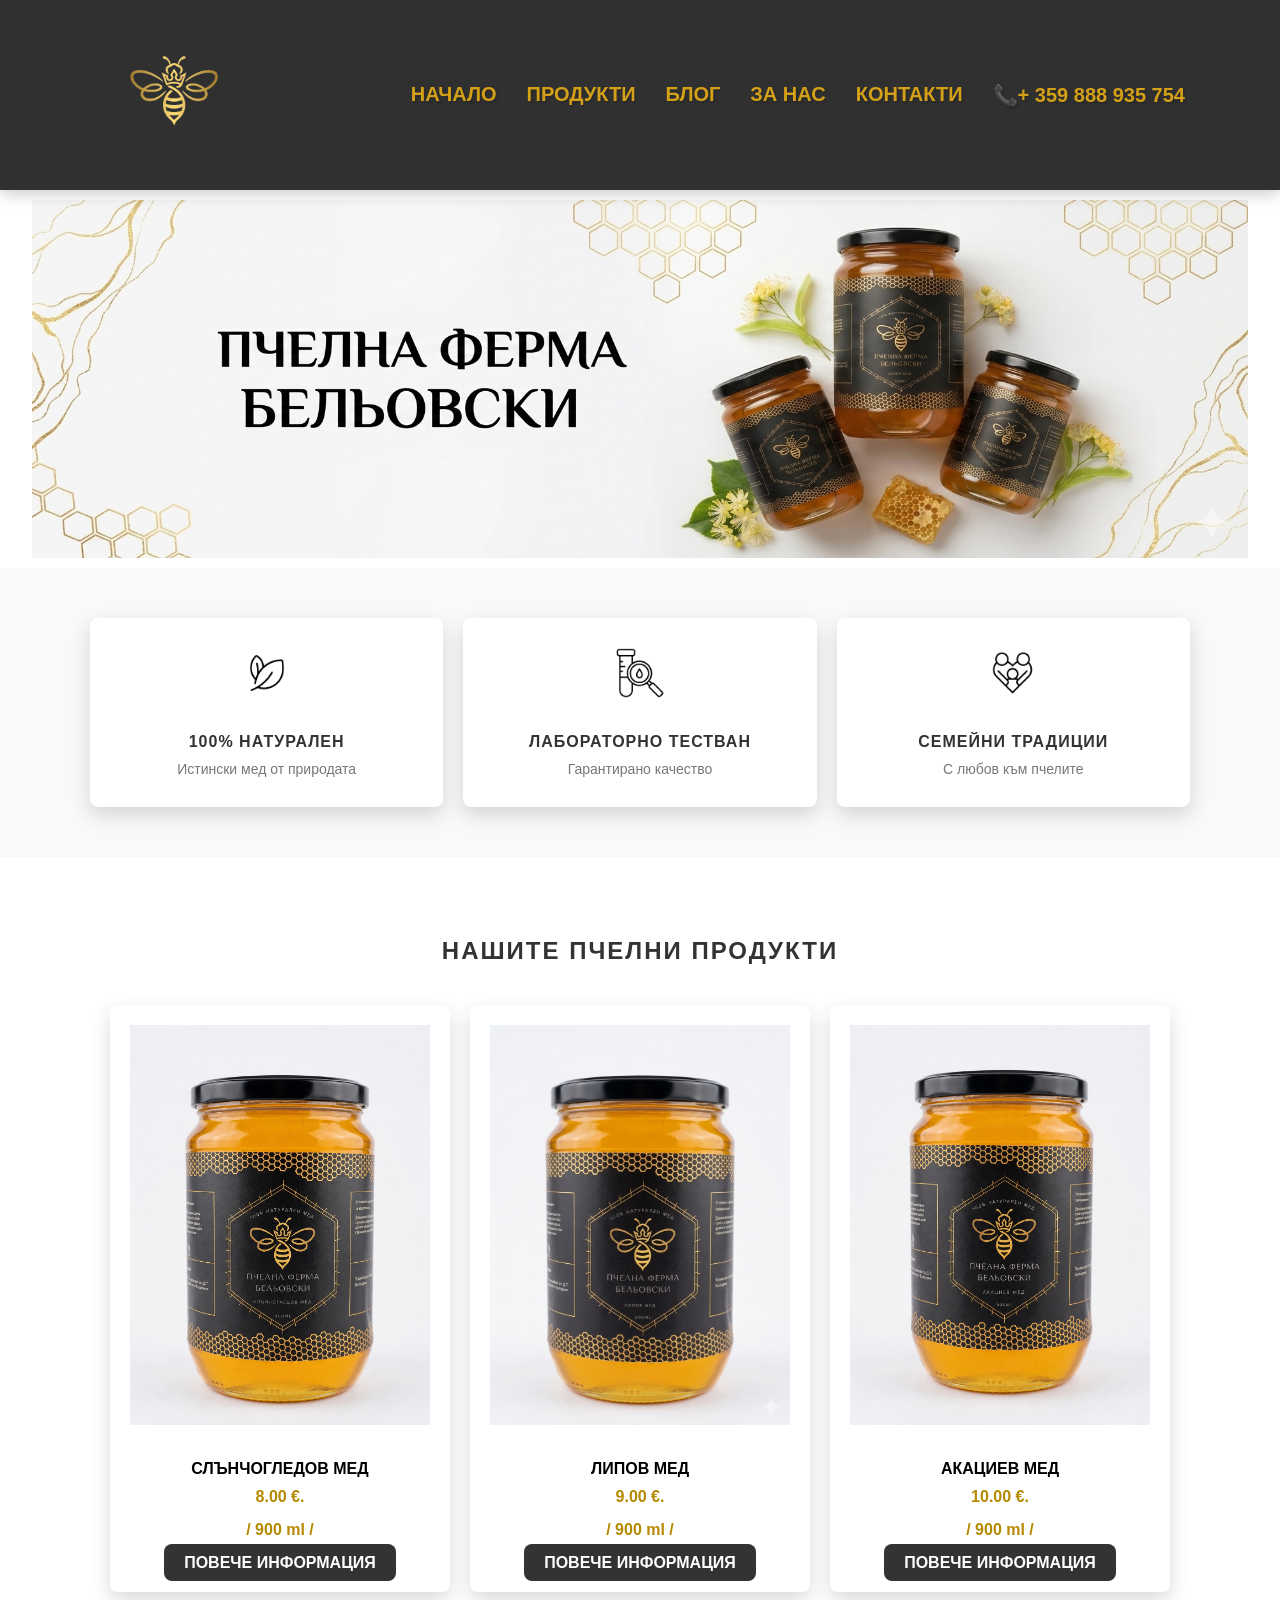
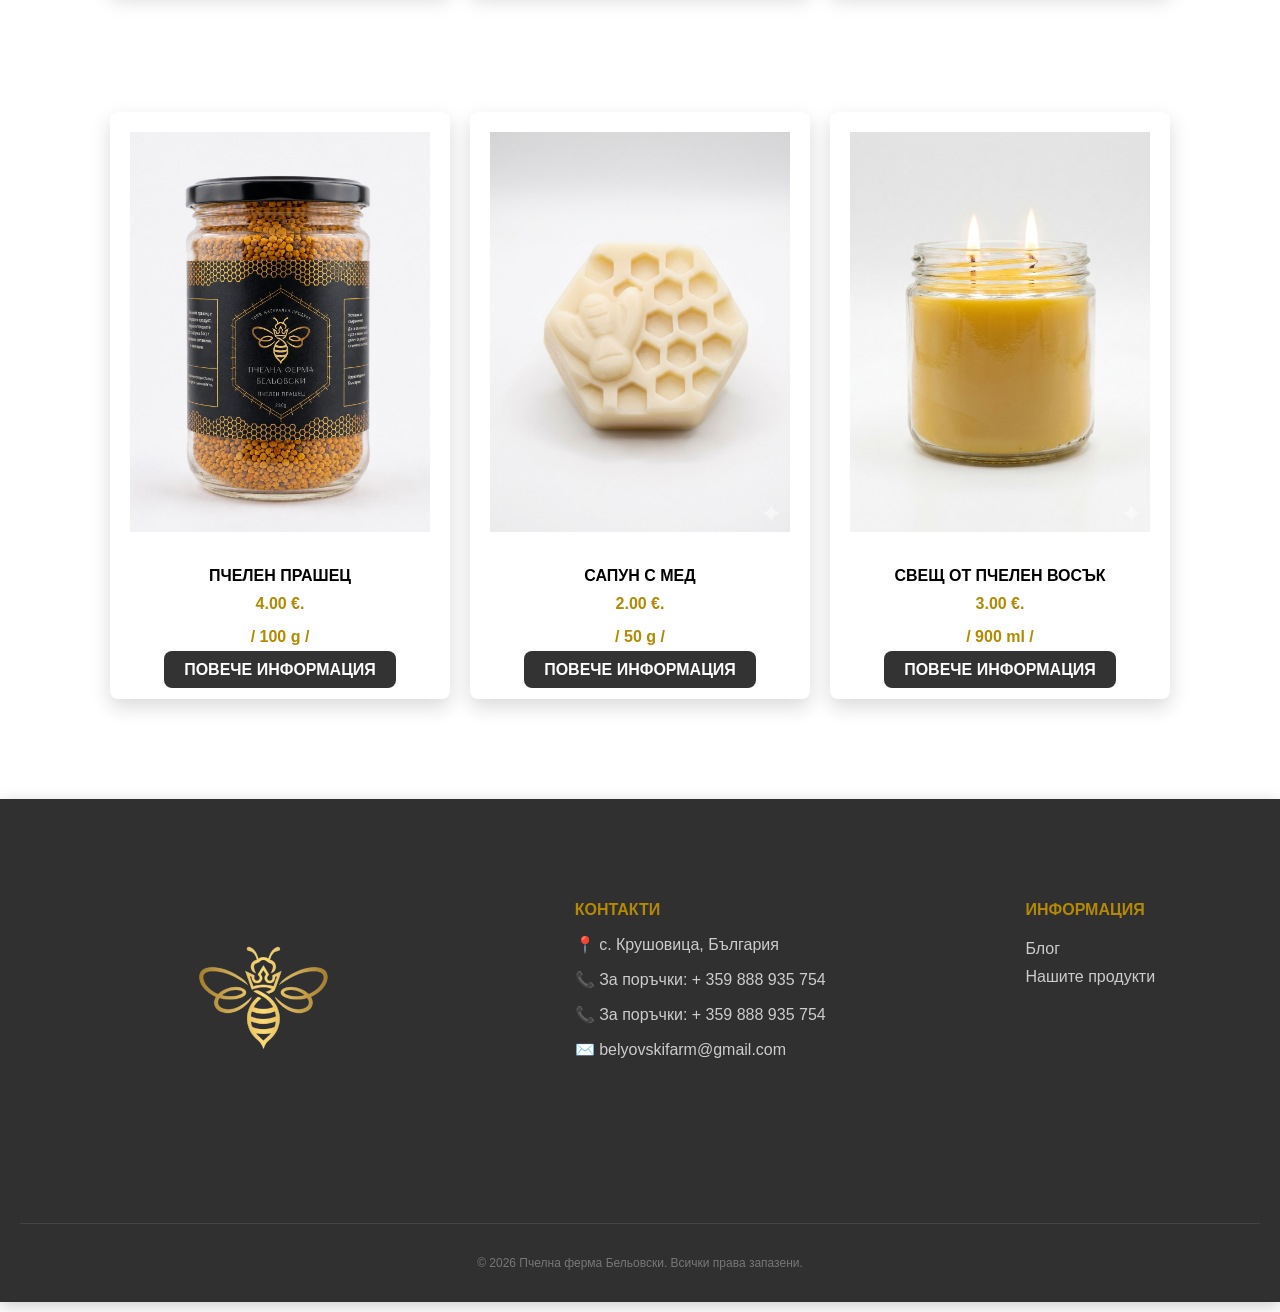
<file: index.html>
<!DOCTYPE html>
<html lang="bg">
<head>
    <meta charset="UTF-8">
    <meta name="viewport" content="width=device-width, initial-scale=1.0">
    <title>Пчелен Мед - Дипломен проект</title>
    <link rel="stylesheet" href="style.css">
</head>
<body>
<header class="headerContainer">
    <div class="logo">
         <a href="index.html" class="logo-link">
    <img src="logo3.png" alt="logo">
</a>
    </div>
    <button class="hamburgerButton">☰</button>
<nav class="navbar">
    <ul>
                <li><a href="index.html">Начало</a></li>
                <li><a href="products.html">Продукти</a></li>
                <li><a href="blog.html">Блог</a></li>
                <li><a href="zanas.html">За нас</a></li>
                <li><a href="contacts.html">Контакти</a></li>
                <li><a href="tel:+359 888 935 754" class="tel-button">📞+ 359 888 935 754 </a></li>
                
    </ul>
</nav>
</header>
<section class="zaglavna">
        <img src="zanas/zanas2.png">
    

</section>
<section class="features-section">
    <div class="features-container">
        <div class="feature-card">
            <div class="icon">
                <img src="leaves.png" alt="Натурален">
            </div>
            <h3>100% НАТУРАЛЕН</h3>
            <p>Истински мед от природата</p>
        </div>

        <div class="feature-card">
            <div class="icon">
                <img src="blood-test.png" alt="Тестван">
            </div>
            <h3>ЛАБОРАТОРНО ТЕСТВАН</h3>
            <p>Гарантирано качество</p>
        </div>

        <div class="feature-card">
            <div class="icon">
                <img src="family.png" alt="Традиция">
            </div>
            <h3>СЕМЕЙНИ ТРАДИЦИИ</h3>
            <p>С любов към пчелите</p>
        </div>
    </div>
</section>
<section id="products">
<section class="products-section">
    <h2 class="section-title">НАШИТЕ ПЧЕЛНИ ПРОДУКТИ</h2>
    <div class="products-container">
        <div class="product-card">
  <a href="honey1.html" class="product-card-link">
    
    <div class="product-image">
        <img src="honey1/slun1.png" alt="Слънчогледов мед">
    </div>
    
    <h3>СЛЪНЧОГЛЕДОВ МЕД</h3>
    <span class="price">8.00 €.</span>
    <span class="price">/ 900 ml /</span>
    
    <span class="buy-btn">ПОВЕЧЕ ИНФОРМАЦИЯ</span>

  </a> </div>

        <div class="product-card">
  <a href="honey2.html" class="product-card-link">
    
    <div class="product-image">
        <img src="honey2/IMG_5871.PNG" alt="Липов мед">
    </div>
    
    <h3>ЛИПОВ МЕД</h3>
    <span class="price">9.00 €.</span>
    <span class="price">/ 900 ml /</span>
    
    <span class="buy-btn">ПОВЕЧЕ ИНФОРМАЦИЯ</span>

  </a> </div>

        <div class="product-card">
  <a href="honey3.html" class="product-card-link">
    
    <div class="product-image">
        <img src="honey3/akac1.png" alt="Акациев мед">
    </div>
    
    <h3>АКАЦИЕВ МЕД</h3>
    <span class="price">10.00 €.</span>
    <span class="price">/ 900 ml /</span>
    
    <span class="buy-btn">ПОВЕЧЕ ИНФОРМАЦИЯ</span>

  </a> </div>
    </div>
</section>











<section class="products-section">
    <div class="products-container">
        <div class="product-card">
  <a href="prasec.html" class="product-card-link">
    
    <div class="product-image">
        <img src="prasec/pr1.png" alt="Пчелен прашец">
    </div>
    
    <h3>ПЧЕЛЕН ПРАШЕЦ</h3>
    <span class="price">4.00 €.</span>
    <span class="price">/ 100 g /</span>
    
    <span class="buy-btn">ПОВЕЧЕ ИНФОРМАЦИЯ</span>

  </a> </div>

        <div class="product-card">
  <a href="soap.html" class="product-card-link">
    
    <div class="product-image">
        <img src="Soap/soap1.png" alt="Сапун">
    </div>
    
    <h3>САПУН С МЕД</h3>
    <span class="price">2.00 €.</span>
    <span class="price">/ 50 g /</span>
    
    <span class="buy-btn">ПОВЕЧЕ ИНФОРМАЦИЯ</span>

  </a> </div>

        <div class="product-card">
  <a href="candle.html" class="product-card-link">
    
    <div class="product-image">
        <img src="candle1.png" alt="Свещ">
    </div>
    
    <h3>СВЕЩ ОТ ПЧЕЛЕН ВОСЪК</h3>
    <span class="price">3.00 €.</span>
    <span class="price">/ 900 ml /</span>
    
    <span class="buy-btn">ПОВЕЧЕ ИНФОРМАЦИЯ</span>

  </a> </div>
    </div>
</section>
</section>








<section id="contacts">
<footer class="site-footer">
    <div class="footer-content">
        <div class="footer-logo">
            <img src="logo3.png" alt="logobez">
        </div>
        <div class="footer-info">
            <h4>КОНТАКТИ</h4>
            <p>📍 с. Крушовица, България</p>
            <p><a href="tel:+359 888 935 754" class="tel-button">
            📞 За поръчки: + 359 888 935 754
            </a></p>
           <p><a href="tel:+359 887 997 075" class="tel-button">
            📞 За поръчки: + 359 888 935 754
            </a></p>
            <p>✉️ belyovskifarm@gmail.com</p>
        </div>
        <div class="footer-links">
            <h4>ИНФОРМАЦИЯ</h4>
            <ul>
                <li><a href="blog.html">Блог</a></li>
                <li><a href="products.html">Нашите продукти</a></li>
            </ul>
        </div>
    </div>
    <div class="footer-bottom">
        <p>&copy; 2026 Пчелна ферма Бельовски. Всички права запазени.</p>
    </div>
</footer>
</section>
<script>
const hamburger = document.querySelector('.hamburgerButton');
const navLinks = document.querySelector('.navbar'); // <--- Тук променихме името на .navbar

hamburger.addEventListener('click', () => {
    navLinks.classList.toggle('active');
});
</script>



<!-- Smartsupp Live Chat script -->
<script type="text/javascript">
var _smartsupp = _smartsupp || {};
_smartsupp.key = 'f484f7eee303609ec03e09c31b7958bb36ad719f';
window.smartsupp||(function(d) {
  var s,c,o=smartsupp=function(){ o._.push(arguments)};o._=[];
  s=d.getElementsByTagName('script')[0];c=d.createElement('script');
  c.type='text/javascript';c.charset='utf-8';c.async=true;
  c.src='https://www.smartsuppchat.com/loader.js?';s.parentNode.insertBefore(c,s);
})(document);
</script>
<noscript>Powered by <a href="https://www.smartsupp.com" target="_blank">Smartsupp</a></noscript>


</body>
</html>
</file>
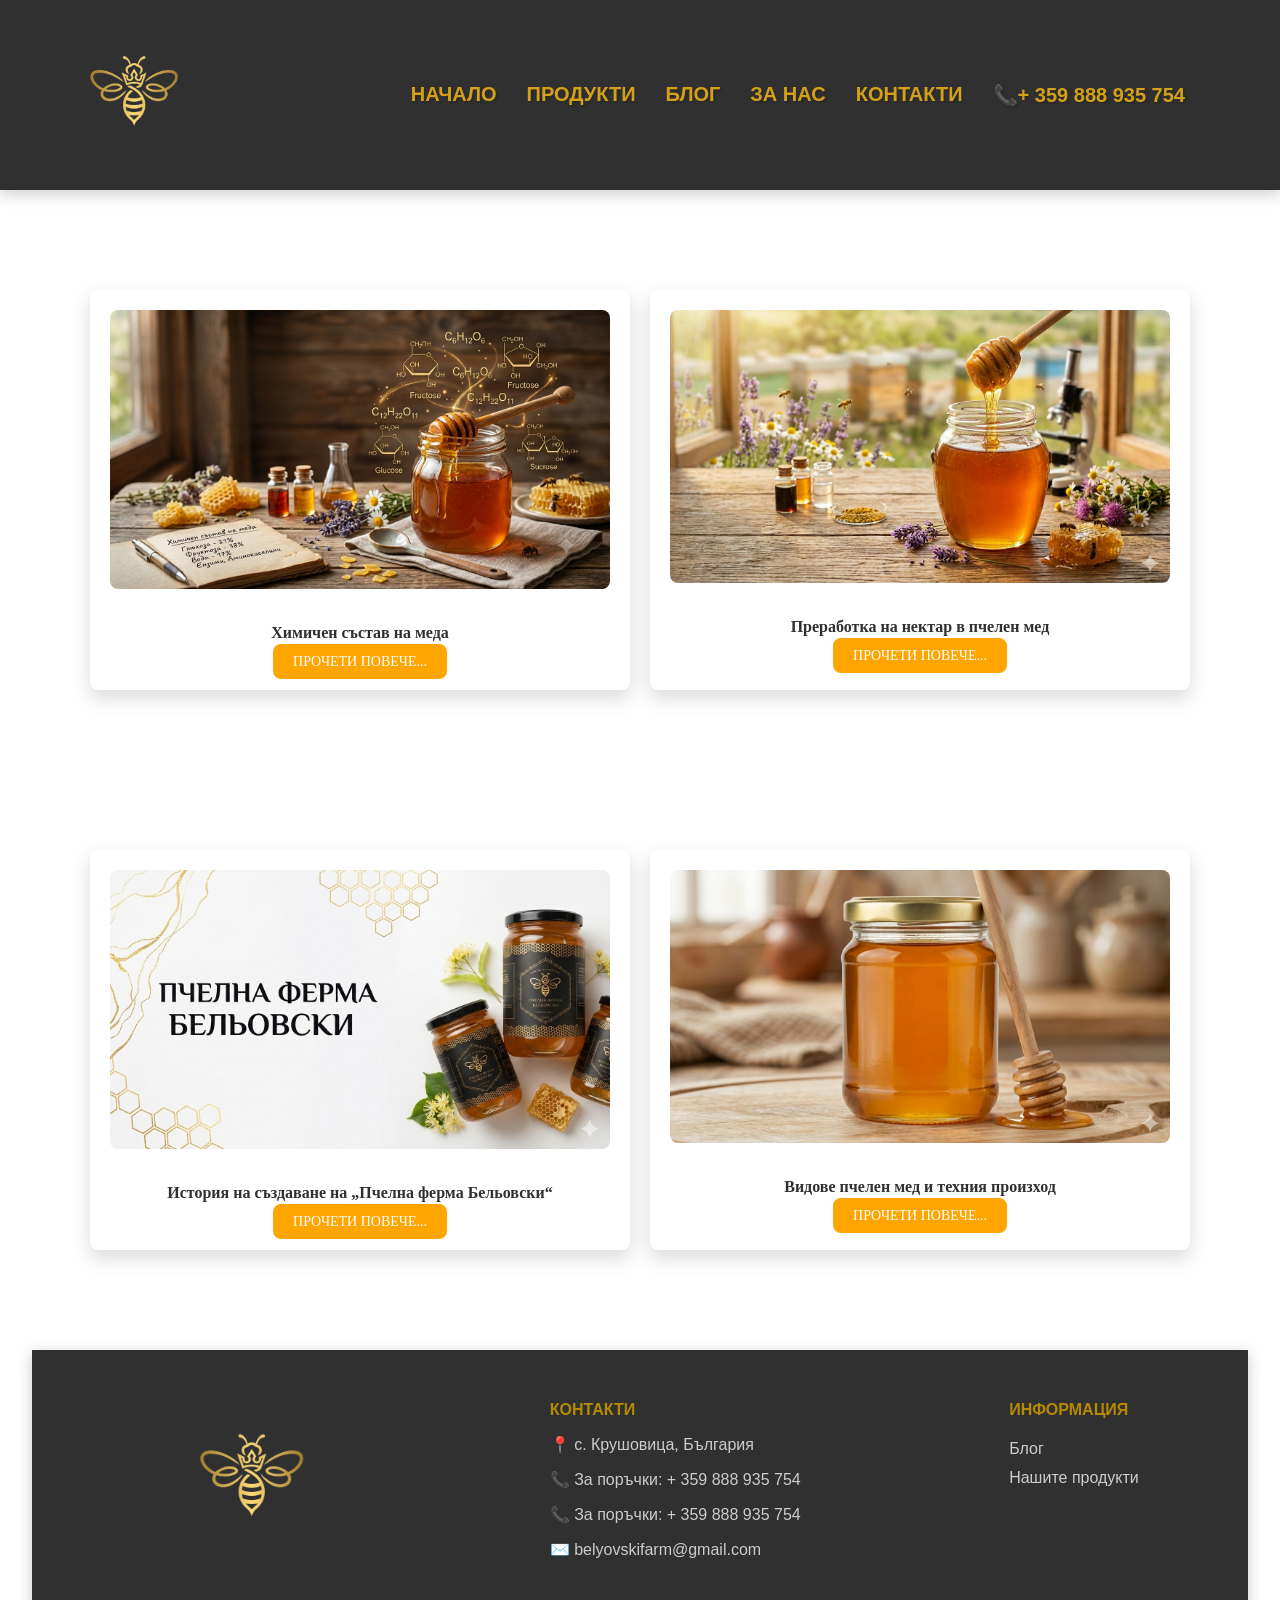
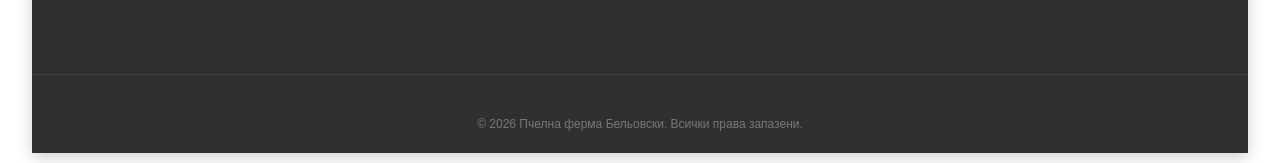
<file: blog.html>
<!DOCTYPE html>
<html lang="bg">
<head>
    <meta charset="UTF-8">
    <meta name="viewport" content="width=device-width, initial-scale=1.0">
    <title>Пчелен Мед - Дипломен проект</title>
    <link rel="stylesheet" href="blogstyle.css">
</head>
<body>
<header class="headerContainer">
    <div class="logo">
         <img src="logo3.png" alt="logo">
    </div>
        <button class="hamburgerButton">☰</button>
<nav class="navbar">
    <ul>
                <li><a href="index.html">Начало</a></li>
                <li><a href="products.html">Продукти</a></li>
                <li><a href="blog.html">Блог</a></li>
                <li><a href="zanas.html">За нас</a></li>
                <li><a href="contacts.html">Контакти</a></li>
                <li><a href="tel:+359 888 935 754" class="tel-button">📞+ 359 888 935 754 </a></li>
    </ul>
</nav>
</header>
<section id="products">
<section class="products-section">
    <h2 class="section-title"></h2>
    <div class="products-container">
        <div class="product-card">
  <a href="st1.html" class="product-card-link">
    <div class="product-image">
      <img src="statii/st1.png" alt="st1">
    </div>
    <h3>Химичен състав на меда</h3>
    <span class="price"></span>
    <span class="buy-btn">ПРОЧЕТИ ПОВЕЧЕ...</span>
  </a> </div>

        
  
  
  
  
  <div class="product-card">
  <a href="st2.html" class="product-card-link">
    <div class="product-image">
      <img src="statii/st2.png" alt="st1">
    </div>
    <h3>Преработка на нектар в пчелен мед</h3>
    <span class="price"></span>
    <span class="buy-btn">ПРОЧЕТИ ПОВЕЧЕ...</span>
  </a> </div>
</section>




<section class="products-section">
    <h2 class="section-title"></h2>
    
    <div class="products-container">
        
        <div class="product-card">
            <a href="st3.html" class="product-card-link">
                <div class="product-image">
                    <img src="statii/IMG_5864.PNG" alt="st3">
                </div>
                <h3>История на създаване на „Пчелна ферма Бельовски“</h3>
                <span class="price"></span>
                <span class="buy-btn">ПРОЧЕТИ ПОВЕЧЕ...</span>
            </a> 
        </div>

        <div class="product-card">
            <a href="st4.html" class="product-card-link">
                <div class="product-image">
                    <img src="statii/st4.png" alt="st4">
                </div>
                <h3>Видове пчелен мед и техния произход</h3>
                <span class="price"></span>
                <span class="buy-btn">ПРОЧЕТИ ПОВЕЧЕ...</span>
            </a> 
        </div>

    </div> </section>

</section>
<section id="contacts">
<footer class="site-footer">
    <div class="footer-content">
        <div class="footer-logo">
            <img src="logo3.png" alt="logobez">
        </div>
        <div class="footer-info">
            <h4>КОНТАКТИ</h4>
            <p>📍 с. Крушовица, България</p>
            <p><a href="tel:+359 888 935 754" class="tel-button">
            📞 За поръчки: + 359 888 935 754
            </a></p>
           <p><a href="tel:+359 887 997 075" class="tel-button">
            📞 За поръчки: + 359 888 935 754
            </a></p>
            <p>✉️ belyovskifarm@gmail.com</p>
        </div>
        <div class="footer-links">
            <h4>ИНФОРМАЦИЯ</h4>
            <ul>
                <li><a href="blog.html">Блог</a></li>
                <li><a href="products.html">Нашите продукти</a></li>
            </ul>
        </div>
    </div>
    <div class="footer-bottom">
        <p>&copy; 2026 Пчелна ферма Бельовски. Всички права запазени.</p>
    </div>
   
</footer>
</section>
<script>
const hamburger = document.querySelector('.hamburgerButton');
const navLinks = document.querySelector('.navbar'); 

hamburger.addEventListener('click', () => {
    navLinks.classList.toggle('active');
});
</script>
<!-- Smartsupp Live Chat script -->
<script type="text/javascript">
var _smartsupp = _smartsupp || {};
_smartsupp.key = 'f484f7eee303609ec03e09c31b7958bb36ad719f';
window.smartsupp||(function(d) {
  var s,c,o=smartsupp=function(){ o._.push(arguments)};o._=[];
  s=d.getElementsByTagName('script')[0];c=d.createElement('script');
  c.type='text/javascript';c.charset='utf-8';c.async=true;
  c.src='https://www.smartsuppchat.com/loader.js?';s.parentNode.insertBefore(c,s);
})(document);
</script>
<noscript>Powered by <a href="https://www.smartsupp.com" target="_blank">Smartsupp</a></noscript>

    
</body>
</html>
</file>
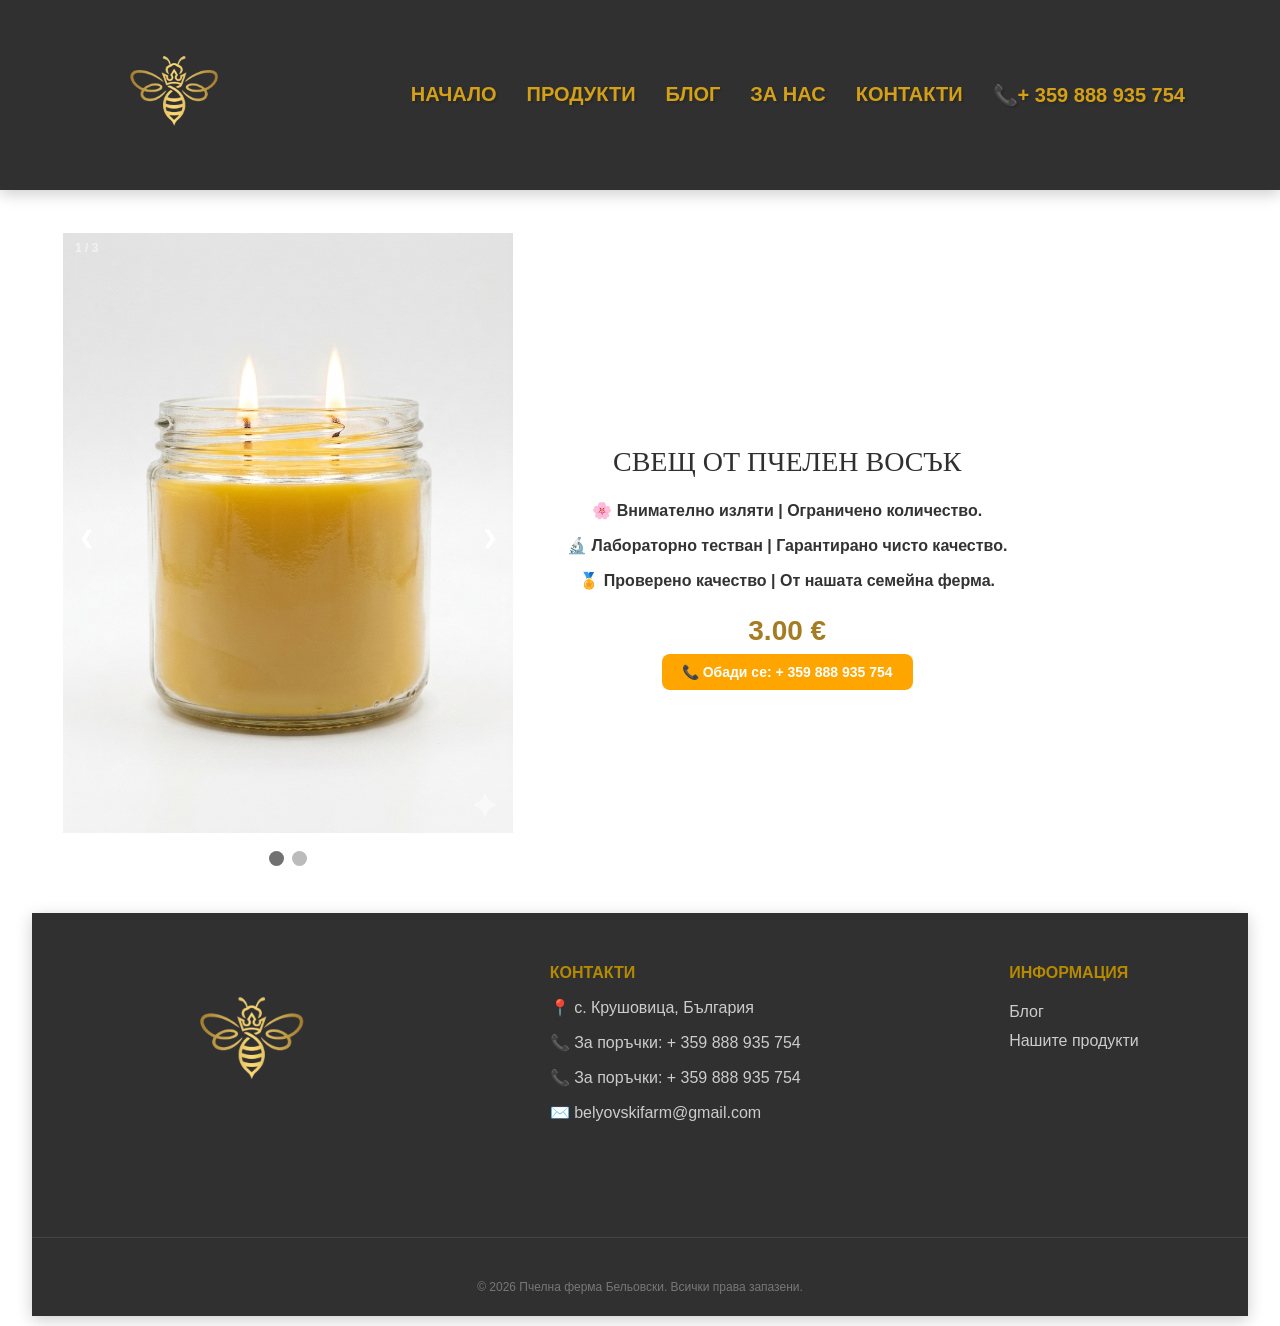
<file: candle.html>
<!DOCTYPE html>
<html lang="bg">
<head>
    <meta charset="UTF-8">
    <meta name="viewport" content="width=device-width, initial-scale=1.0">
    <title>Пчелен Мед - Дипломен проект</title>
    <link rel="stylesheet" href="honey1.css">
</head>
<body>
<header class="headerContainer">
    <div class="logo">
         <img src="logo3.png" alt="logo">
    </div>
<nav class="navbar">
    <ul>
                <li><a href="index.html">Начало</a></li>
                <li><a href="products.html">Продукти</a></li>
                <li><a href="blog.html">Блог</a></li>
                <li><a href="zanas.html">За нас</a></li>
                <li><a href="contacts.html">Контакти</a></li>
                <li><a href="tel:+359 888 935 754" class="tel-button">📞+ 359 888 935 754 </a></li>
    </ul>
</nav>
</header>
<section class="products">

<table name="slider">
    <tr>
        <th>
        <div class="slideshow-container">
  <div class="mySlides fade">
    <div class="numbertext">1 / 3</div>
    <img src="candle/candle1.png" style="width:100%">
    <div class="text"></div>
  </div>

  <div class="mySlides fade">
    <div class="numbertext">2 / 3</div>
    <img src="candle/candle2.png" style="width:100%">
    <div class="text"></div>
  </div>

  <a class="prev" onclick="plusSlides(-1)">&#10094;</a>
  <a class="next" onclick="plusSlides(1)">&#10095;</a>
</div>
<br>

<div style="text-align:center">
  <span class="dot" onclick="currentSlide(1)"></span>
  <span class="dot" onclick="currentSlide(2)"></span>
</div>
    </div>
    </th>
    <th>
    <div class="right-colomn">
    <h1 class="honey-title">Свещ от пчелен восък</h1>
    <p class="feature-line">🌸 <strong>Внимателно изляти</strong> | Ограничено количество.</p>
    <p class="feature-line">🔬 <strong>Лабораторно тестван</strong> | Гарантирано чисто качество.</p>
    <p class="feature-line">🏅 <strong>Проверено качество</strong> | От нашата семейна ферма.</p>
    
  
    
    <div class="honey-price">3.00 €</div>
    
    <p class="honey-description">
       
    </p>
    <a href="tel:+359888123456" class="call-button">
    📞 Обади се: + 359 888 935 754
</a>
    
</div>
</div>
</th>
</tr>
</table>
</section>
<section id="contacts">
<footer class="site-footer">
    <div class="footer-content">
        <div class="footer-logo">
            <img src="logo3.png" alt="logobez">
        </div>
        <div class="footer-info">
            <h4>КОНТАКТИ</h4>
            <p>📍 с. Крушовица, България</p>
            <p><a href="tel:+359 888 935 754" class="tel-button">
            📞 За поръчки: + 359 888 935 754
            </a></p>
           <p><a href="tel:+359 887 997 075" class="tel-button">
            📞 За поръчки: + 359 888 935 754
            </a></p>
            <p>✉️ belyovskifarm@gmail.com</p>
        </div>
        <div class="footer-links">
            <h4>ИНФОРМАЦИЯ</h4>
            <ul>
                <li><a href="blog.html">Блог</a></li>
                <li><a href="contacts.html">Нашите продукти</a></li>
            </ul>
        </div>
    </div>
    <div class="footer-bottom">
        <p>&copy; 2026 Пчелна ферма Бельовски. Всички права запазени.</p>
    </div>
   
</footer>
</section>
<script>
let slideIndex = 1;
showSlides(slideIndex);

// Next/previous controls
function plusSlides(n) {
  showSlides(slideIndex += n);
}

// Thumbnail image controls
function currentSlide(n) {
  showSlides(slideIndex = n);
}

function showSlides(n) {
  let i;
  let slides = document.getElementsByClassName("mySlides");
  let dots = document.getElementsByClassName("dot");
  if (n > slides.length) {slideIndex = 1}
  if (n < 1) {slideIndex = slides.length}
  for (i = 0; i < slides.length; i++) {
    slides[i].style.display = "none";
  }
  for (i = 0; i < dots.length; i++) {
    dots[i].className = dots[i].className.replace(" active", "");
  }
  slides[slideIndex-1].style.display = "block";
  dots[slideIndex-1].className += " active";
}
</script>


<!-- Smartsupp Live Chat script -->
<script type="text/javascript">
var _smartsupp = _smartsupp || {};
_smartsupp.key = 'f484f7eee303609ec03e09c31b7958bb36ad719f';
window.smartsupp||(function(d) {
  var s,c,o=smartsupp=function(){ o._.push(arguments)};o._=[];
  s=d.getElementsByTagName('script')[0];c=d.createElement('script');
  c.type='text/javascript';c.charset='utf-8';c.async=true;
  c.src='https://www.smartsuppchat.com/loader.js?';s.parentNode.insertBefore(c,s);
})(document);
</script>
<noscript>Powered by <a href="https://www.smartsupp.com" target="_blank">Smartsupp</a></noscript>



</body>
</html>
</file>
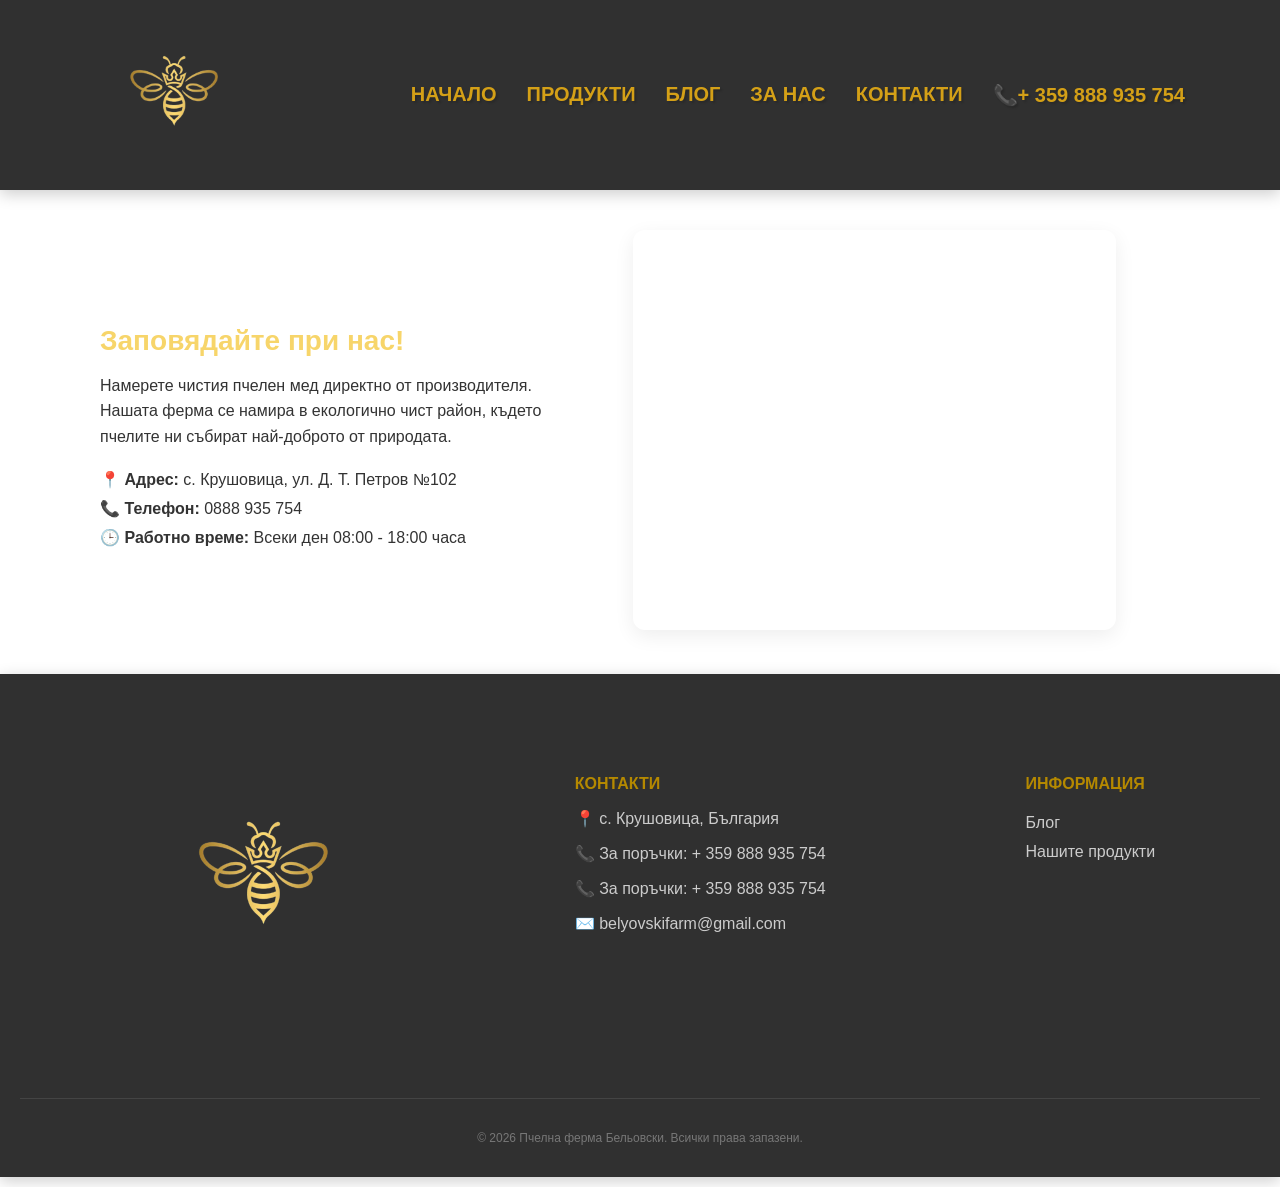
<file: contacts.html>
<!DOCTYPE html>
<html lang="bg">
<head>
    <meta charset="UTF-8">
    <meta name="viewport" content="width=device-width, initial-scale=1.0">
    <title>Пчелен Мед - Дипломен проект</title>
    <link rel="stylesheet" href="contacts.css">
</head>
<body>
<header class="headerContainer">
     <div class="logo">
         <a href="index.html" class="logo-link">
    <img src="logo3.png" alt="logo">
</a>
    </div>
    <button class="hamburgerButton">☰</button>
<nav class="navbar">
    <ul>
                <li><a href="index.html">Начало</a></li>
                <li><a href="products.html">Продукти</a></li>
                <li><a href="blog.html">Блог</a></li>
                <li><a href="zanas.html">За нас</a></li>
                <li><a href="contacts.html">Контакти</a></li>
                <li><a href="tel:+359 888 935 754" class="tel-button">📞+ 359 888 935 754 </a></li>
                
    </ul>
</nav>
</header>


<section class="products-container">
<section id="map-container">
    
    <div class="map-text-box">
        <h2>Заповядайте при нас!</h2>
        <p>Намерете чистия пчелен мед директно от производителя. Нашата ферма се намира в екологично чист район, където пчелите ни събират най-доброто от природата.</p>
        
        <ul class="contact-details">
            <li>📍 <strong>Адрес:</strong> с. Крушовица, ул. Д. Т. Петров №102</li>
            <li>📞 <strong>Телефон:</strong> 0888 935 754</li>
            <li>🕒 <strong>Работно време:</strong> Всеки ден 08:00 - 18:00 часа</li>
        </ul>
    </div>

    <div class="map-iframe-wrapper">
       <iframe src="https://www.google.com/maps/embed?pb=!1m24!1m12!1m3!1d5775.863967415279!2d23.842520733734833!3d43.62877457092529!2m3!1f0!2f0!3f0!3m2!1i1024!2i768!4f13.1!4m9!3e6!4m3!3m2!1d43.6303743!2d23.8521552!4m3!3m2!1d43.6304054!2d23.852326899999998!5e0!3m2!1sbg!2sbg!4v1781341056746!5m2!1sbg!2sbg" width="600" height="450" style="border:0;" allowfullscreen="" loading="lazy" referrerpolicy="no-referrer-when-downgrade"></iframe>
 </div>
</section>
</section>




<section id="contacts">
<footer class="site-footer">
    <div class="footer-content">
        <div class="footer-logo">
            <img src="logo3.png" alt="logobez">
        </div>
        <div class="footer-info">
            <h4>КОНТАКТИ</h4>
            <p>📍 с. Крушовица, България</p>
            <p><a href="tel:+359 888 935 754" class="tel-button">
            📞 За поръчки: + 359 888 935 754
            </a></p>
           <p><a href="tel:+359 887 997 075" class="tel-button">
            📞 За поръчки: + 359 888 935 754
            </a></p>
            <p>✉️ belyovskifarm@gmail.com</p>
        </div>
        <div class="footer-links">
            <h4>ИНФОРМАЦИЯ</h4>
            <ul>
                <li><a href="blog.html">Блог</a></li>
                <li><a href="products.html">Нашите продукти</a></li>
            </ul>
        </div>
    </div>
    <div class="footer-bottom">
        <p>&copy; 2026 Пчелна ферма Бельовски. Всички права запазени.</p>
    </div>
</footer>
</section>
</section>
<script>
const hamburger = document.querySelector('.hamburgerButton');
const navLinks = document.querySelector('.navbar'); // <--- Тук променихме името на .navbar

hamburger.addEventListener('click', () => {
    navLinks.classList.toggle('active');
});
</script>
    <!-- Smartsupp Live Chat script -->
<script type="text/javascript">
var _smartsupp = _smartsupp || {};
_smartsupp.key = 'f484f7eee303609ec03e09c31b7958bb36ad719f';
window.smartsupp||(function(d) {
  var s,c,o=smartsupp=function(){ o._.push(arguments)};o._=[];
  s=d.getElementsByTagName('script')[0];c=d.createElement('script');
  c.type='text/javascript';c.charset='utf-8';c.async=true;
  c.src='https://www.smartsuppchat.com/loader.js?';s.parentNode.insertBefore(c,s);
})(document);
</script>
<noscript>Powered by <a href="https://www.smartsupp.com" target="_blank">Smartsupp</a></noscript>

</body>
</html>
</file>
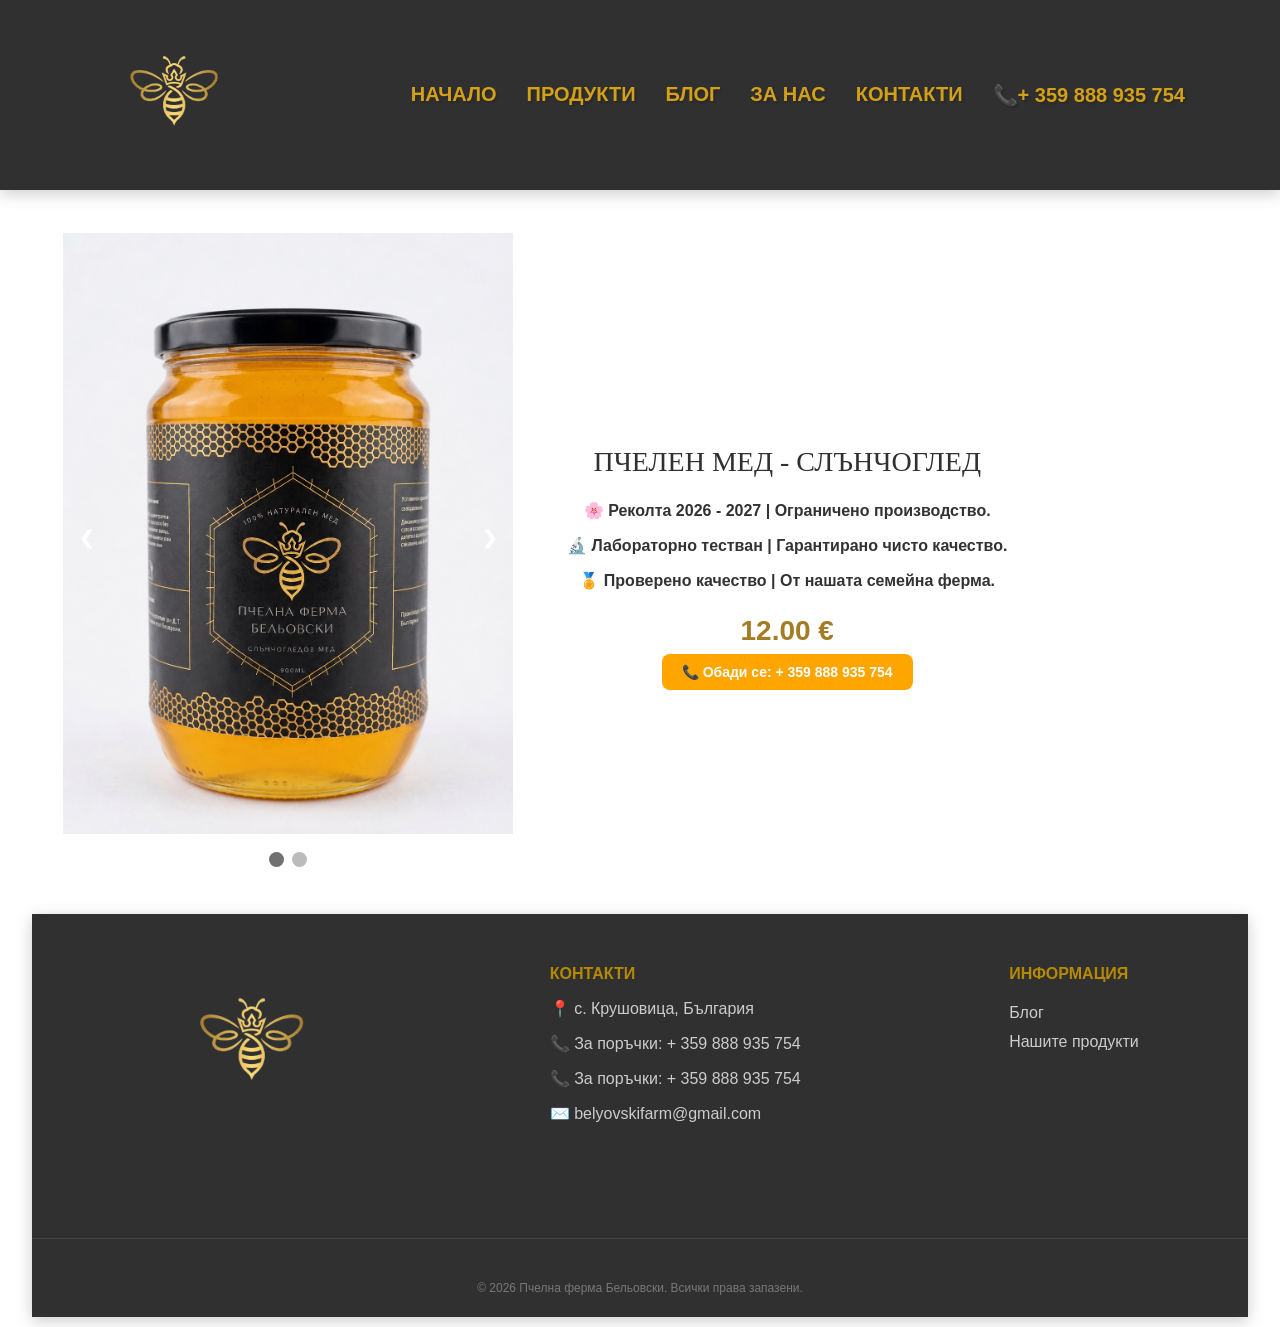
<file: honey1.html>
<!DOCTYPE html>
<html lang="bg">
<head>
    <meta charset="UTF-8">
    <meta name="viewport" content="width=device-width, initial-scale=1.0">
    <title>Пчелен Мед - Дипломен проект</title>
    <link rel="stylesheet" href="honey1.css">
</head>
<body>
<header class="headerContainer">
     <div class="logo">
         <a href="index.html" class="logo-link">
    <img src="logo3.png" alt="logo">
</a>
    </div>
      <button class="hamburgerButton">☰</button>
<nav class="navbar">
    <ul>
                <li><a href="index.html">Начало</a></li>
                <li><a href="products.html">Продукти</a></li>
                <li><a href="blog.html">Блог</a></li>
                <li><a href="zanas.html">За нас</a></li>
                <li><a href="contacts.html">Контакти</a></li>
                <li><a href="tel:+359 888 935 754" class="tel-button">📞+ 359 888 935 754 </a></li>
    </ul>
</nav>
</header>
<section class="products">

<table name="slider">
    <tr>
        <th>
        <div class="slideshow-container">
  <div class="mySlides fade">
    <div class="numbertext">1 / 3</div>
    <img src="honey1/slun1.png" style="width:100%">
    <div class="text"></div>
  </div>

  <div class="mySlides fade">
    <div class="numbertext">2 / 3</div>
    <img src="honey1/slun2.png" style="width:100%">
    <div class="text"></div>
  </div>


  <a class="prev" onclick="plusSlides(-1)">&#10094;</a>
  <a class="next" onclick="plusSlides(1)">&#10095;</a>
</div>
<br>

<div style="text-align:center">
  <span class="dot" onclick="currentSlide(1)"></span>
  <span class="dot" onclick="currentSlide(2)"></span>
</div>
    </div>
    </th>
    </th>
    <th>
    <div class="right-colomn">
    <h1 class="honey-title">Пчелен мед - Слънчоглед</h1>
    <p class="feature-line">🌸 <strong>Реколта 2026 - 2027</strong> | Ограничено производство.</p>
    <p class="feature-line">🔬 <strong>Лабораторно тестван</strong> | Гарантирано чисто качество.</p>
    <p class="feature-line">🏅 <strong>Проверено качество</strong> | От нашата семейна ферма.</p>
    
    
  
    
    <div class="honey-price">12.00 €</div>
    
    <p class="honey-description">
       
    </p>
    <a href="tel:+359888123456" class="call-button">
    📞 Обади се: + 359 888 935 754
</a>
    
</div>
</div>
</th>
</tr>
</table>
</section>
<section id="contacts">
<footer class="site-footer">
    <div class="footer-content">
        <div class="footer-logo">
            <img src="logo3.png" alt="logobez">
        </div>
        <div class="footer-info">
            <h4>КОНТАКТИ</h4>
            <p>📍 с. Крушовица, България</p>
            <p><a href="tel:+359 888 935 754" class="tel-button">
            📞 За поръчки: + 359 888 935 754
            </a></p>
           <p><a href="tel:+359 887 997 075" class="tel-button">
            📞 За поръчки: + 359 888 935 754
            </a></p>
            <p>✉️ belyovskifarm@gmail.com</p>
        </div>
        <div class="footer-links">
            <h4>ИНФОРМАЦИЯ</h4>
            <ul>
                <li><a href="blog.html">Блог</a></li>
                <li><a href="products.html">Нашите продукти</a></li>
            </ul>
        </div>
    </div>
    <div class="footer-bottom">
        <p>&copy; 2026 Пчелна ферма Бельовски. Всички права запазени.</p>
    </div>
   
</footer>
</section>
<script>
let slideIndex = 1;
showSlides(slideIndex);

function plusSlides(n) {
  showSlides(slideIndex += n);
}

function currentSlide(n) {
  showSlides(slideIndex = n);
}

function showSlides(n) {
  let i;
  let slides = document.getElementsByClassName("mySlides");
  let dots = document.getElementsByClassName("dot");
  if (n > slides.length) {slideIndex = 1}
  if (n < 1) {slideIndex = slides.length}
  for (i = 0; i < slides.length; i++) {
    slides[i].style.display = "none";
  }
  for (i = 0; i < dots.length; i++) {
    dots[i].className = dots[i].className.replace(" active", "");
  }
  slides[slideIndex-1].style.display = "block";
  dots[slideIndex-1].className += " active";
}
</script>
<script>
const hamburger = document.querySelector('.hamburgerButton');
const navLinks = document.querySelector('.navbar'); 

hamburger.addEventListener('click', () => {
    navLinks.classList.toggle('active');
});
</script>


<!-- Smartsupp Live Chat script -->
<script type="text/javascript">
var _smartsupp = _smartsupp || {};
_smartsupp.key = 'f484f7eee303609ec03e09c31b7958bb36ad719f';
window.smartsupp||(function(d) {
  var s,c,o=smartsupp=function(){ o._.push(arguments)};o._=[];
  s=d.getElementsByTagName('script')[0];c=d.createElement('script');
  c.type='text/javascript';c.charset='utf-8';c.async=true;
  c.src='https://www.smartsuppchat.com/loader.js?';s.parentNode.insertBefore(c,s);
})(document);
</script>
<noscript>Powered by <a href="https://www.smartsupp.com" target="_blank">Smartsupp</a></noscript>



</body>
</html>
</file>
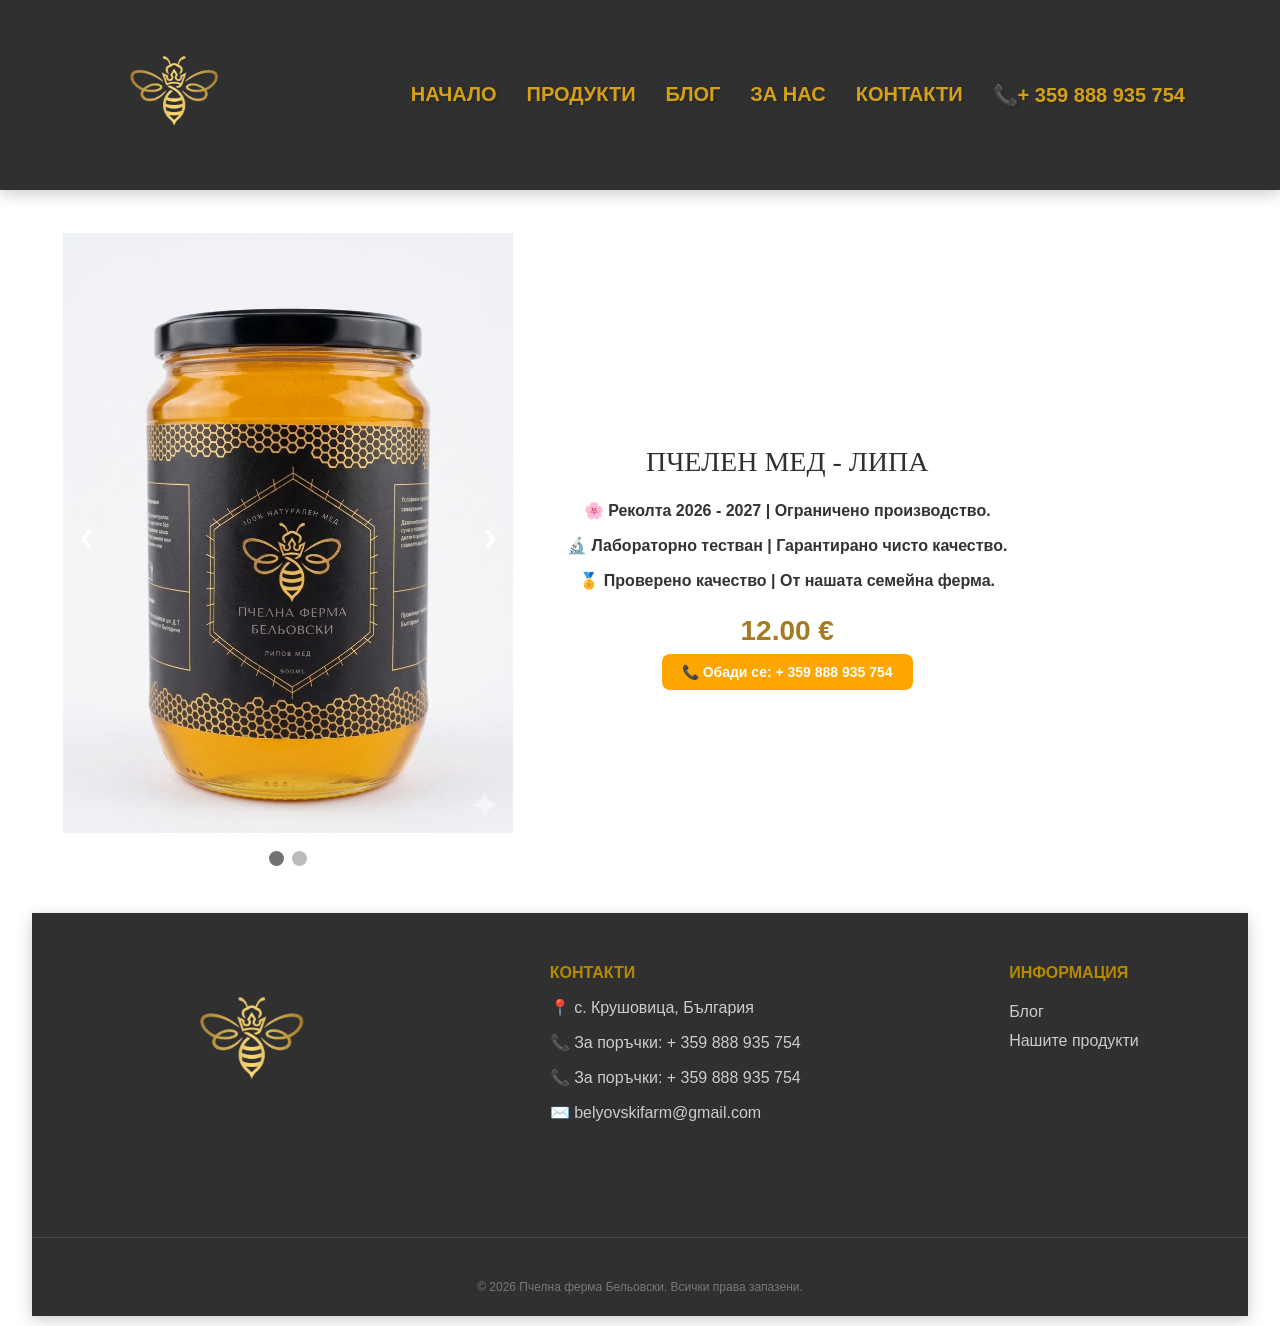
<file: honey2.html>
<!DOCTYPE html>
<html lang="bg">
<head>
    <meta charset="UTF-8">
    <meta name="viewport" content="width=device-width, initial-scale=1.0">
    <title>Пчелен Мед - Дипломен проект</title>
    <link rel="stylesheet" href="honey1.css">
</head>
<body>
<header class="headerContainer">
     <div class="logo">
         <a href="index.html" class="logo-link">
    <img src="logo3.png" alt="logo">
</a>
    </div>
<nav class="navbar">
    <ul>
                <li><a href="index.html">Начало</a></li>
                <li><a href="products.html">Продукти</a></li>
                <li><a href="blog.html">Блог</a></li>
                <li><a href="zanas.html">За нас</a></li>
                <li><a href="contacts.html">Контакти</a></li>
                <li><a href="tel:+359 888 935 754" class="tel-button">📞+ 359 888 935 754 </a></li>
    </ul>
</nav>
</header>
<section class="products">

<table name="slider">
    <tr>
        <th>
        <div class="slideshow-container">
  <div class="mySlides fade">
    <div class="numbertext">1 / 3</div>
    <img src="honey2/IMG_5871.PNG" style="width:100%">
    <div class="text"></div>
  </div>

  <div class="mySlides fade">
    <div class="numbertext">2 / 3</div>
    <img src="honey2/IMG_5873.PNG" style="width:100%">
    <div class="text"></div>
  </div>


  <a class="prev" onclick="plusSlides(-1)">&#10094;</a>
  <a class="next" onclick="plusSlides(1)">&#10095;</a>
</div>
<br>

<div style="text-align:center">
  <span class="dot" onclick="currentSlide(1)"></span>
  <span class="dot" onclick="currentSlide(2)"></span>
</div>
    </div>
    </th>
    <th>
    <div class="right-colomn">
    <h1 class="honey-title">Пчелен мед - Липа</h1>
    <p class="feature-line">🌸 <strong>Реколта 2026 - 2027</strong> | Ограничено производство.</p>
    <p class="feature-line">🔬 <strong>Лабораторно тестван</strong> | Гарантирано чисто качество.</p>
    <p class="feature-line">🏅 <strong>Проверено качество</strong> | От нашата семейна ферма.</p>
    
  
    
    <div class="honey-price">12.00 €</div>
    
    <p class="honey-description">
       
    </p>
    <a href="tel:+359888123456" class="call-button">
    📞 Обади се: + 359 888 935 754
</a>
    
</div>
</div>
</th>
</tr>
</table>
</section>
<section id="contacts">
<footer class="site-footer">
    <div class="footer-content">
        <div class="footer-logo">
            <img src="logo3.png" alt="logobez">
        </div>
        <div class="footer-info">
            <h4>КОНТАКТИ</h4>
            <p>📍 с. Крушовица, България</p>
            <p><a href="tel:+359 888 935 754" class="tel-button">
            📞 За поръчки: + 359 888 935 754
            </a></p>
           <p><a href="tel:+359 887 997 075" class="tel-button">
            📞 За поръчки: + 359 888 935 754
            </a></p>
            <p>✉️ belyovskifarm@gmail.com</p>
        </div>
        <div class="footer-links">
            <h4>ИНФОРМАЦИЯ</h4>
            <ul>
                <li><a href="blog.html">Блог</a></li>
                <li><a href="contacts.html">Нашите продукти</a></li>
            </ul>
        </div>
    </div>
    <div class="footer-bottom">
        <p>&copy; 2026 Пчелна ферма Бельовски. Всички права запазени.</p>
    </div>
   
</footer>
</section>
<script>
let slideIndex = 1;
showSlides(slideIndex);

// Next/previous controls
function plusSlides(n) {
  showSlides(slideIndex += n);
}

// Thumbnail image controls
function currentSlide(n) {
  showSlides(slideIndex = n);
}

function showSlides(n) {
  let i;
  let slides = document.getElementsByClassName("mySlides");
  let dots = document.getElementsByClassName("dot");
  if (n > slides.length) {slideIndex = 1}
  if (n < 1) {slideIndex = slides.length}
  for (i = 0; i < slides.length; i++) {
    slides[i].style.display = "none";
  }
  for (i = 0; i < dots.length; i++) {
    dots[i].className = dots[i].className.replace(" active", "");
  }
  slides[slideIndex-1].style.display = "block";
  dots[slideIndex-1].className += " active";
}
</script>

<script type="text/javascript">
var _smartsupp = _smartsupp || {};
_smartsupp.key = '2fd356f5f9231834826fb95ea70d4e14148e842f';
window.smartsupp||(function(d) {
  var s,c,o=smartsupp=function(){ o._.push(arguments)};o._=[];
  s=d.getElementsByTagName('script')[0];c=d.createElement('script');
  c.type='text/javascript';c.charset='utf-8';c.async=true;
  c.src='https://www.smartsuppchat.com/loader.js?';s.parentNode.insertBefore(c,s);
})(document);
</script>
<noscript>Powered by <a href="https://www.smartsupp.com" target="_blank">Smartsupp</a></noscript>



</body>
</html>
</file>
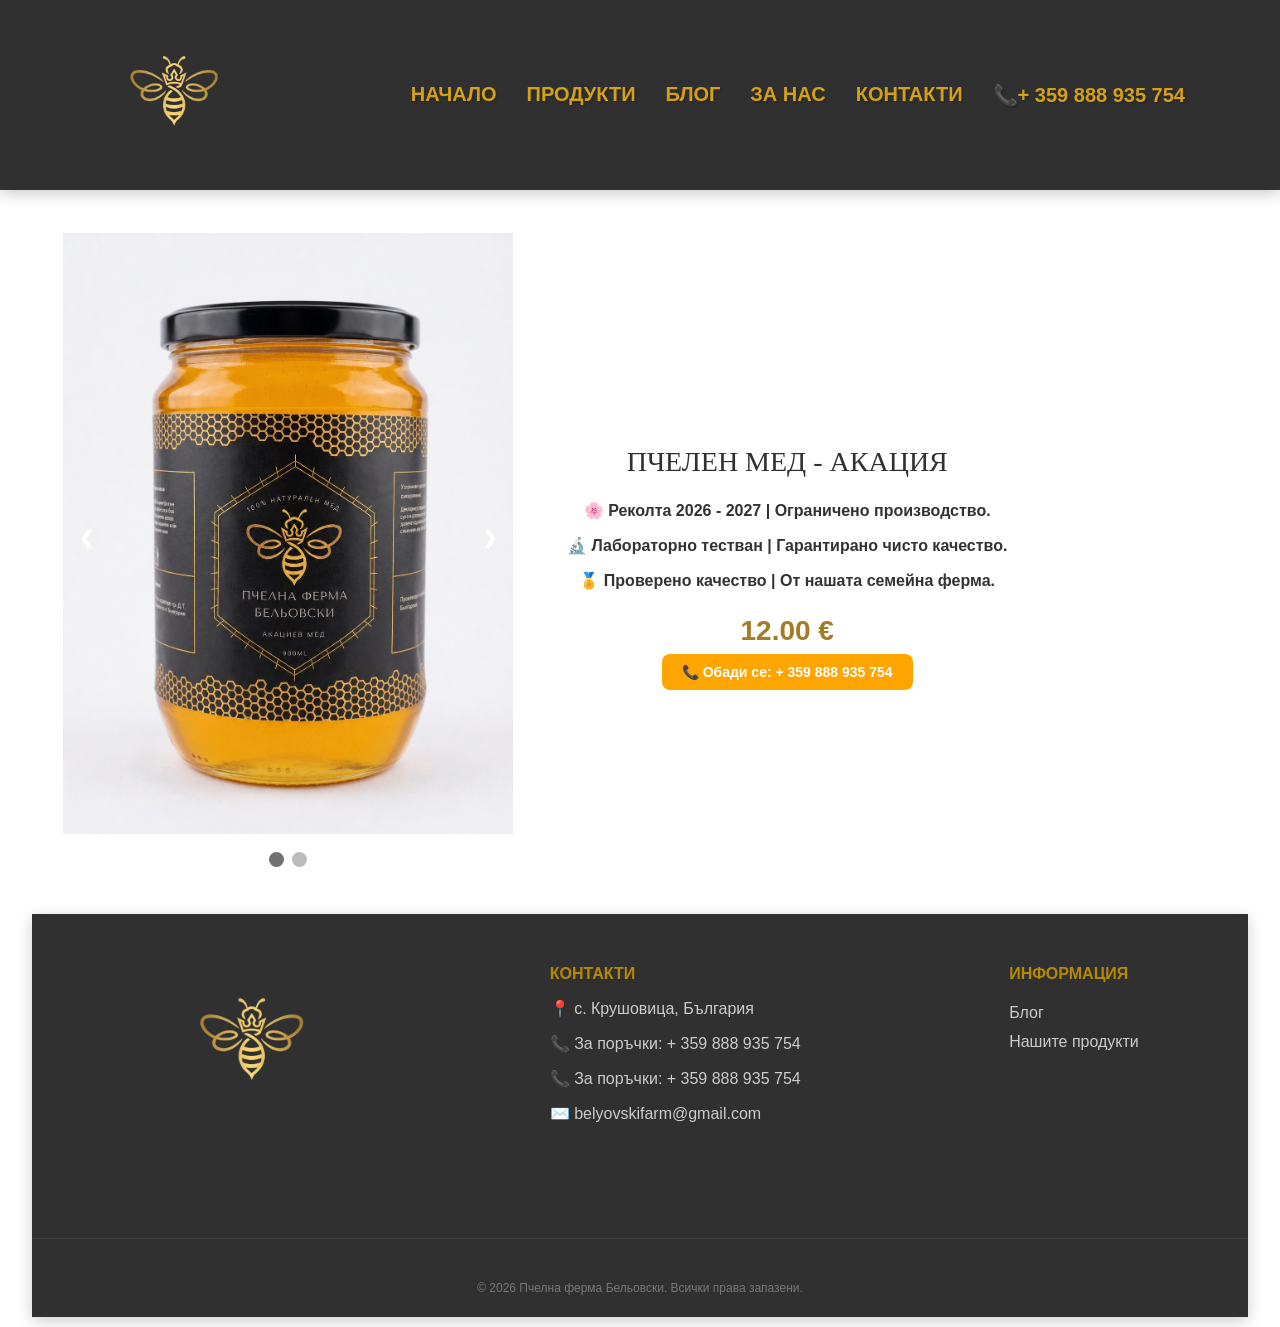
<file: honey3.html>
<!DOCTYPE html>
<html lang="bg">
<head>
    <meta charset="UTF-8">
    <meta name="viewport" content="width=device-width, initial-scale=1.0">
    <title>Пчелен Мед - Дипломен проект</title>
    <link rel="stylesheet" href="honey1.css">
</head>
<body>
<header class="headerContainer">
     <div class="logo">
         <a href="index.html" class="logo-link">
    <img src="logo3.png" alt="logo">
</a>
    </div>
<nav class="navbar">
    <ul>
                <li><a href="index.html">Начало</a></li>
                <li><a href="products.html">Продукти</a></li>
                <li><a href="blog.html">Блог</a></li>
                <li><a href="zanas.html">За нас</a></li>
                <li><a href="contacts.html">Контакти</a></li>
                <li><a href="tel:+359 888 935 754" class="tel-button">📞+ 359 888 935 754 </a></li>
    </ul>
</nav>
</header>
<section class="products">

<table name="slider">
    <tr>
        <th>
        <div class="slideshow-container">
  <div class="mySlides fade">
    <div class="numbertext">1 / 3</div>
    <img src="honey3/akac1.png" style="width:100%">
    <div class="text"></div>
  </div>

  <div class="mySlides fade">
    <div class="numbertext">2 / 3</div>
    <img src="honey3/akac2.png" style="width:100%">
    <div class="text"></div>
  </div>


  <a class="prev" onclick="plusSlides(-1)">&#10094;</a>
  <a class="next" onclick="plusSlides(1)">&#10095;</a>
</div>
<br>

<div style="text-align:center">
  <span class="dot" onclick="currentSlide(1)"></span>
  <span class="dot" onclick="currentSlide(2)"></span>
</div>
    </div>
    </th>
    <th>
    <div class="right-colomn">
    <h1 class="honey-title">Пчелен мед - Акация</h1>
    <p class="feature-line">🌸 <strong>Реколта 2026 - 2027</strong> | Ограничено производство.</p>
    <p class="feature-line">🔬 <strong>Лабораторно тестван</strong> | Гарантирано чисто качество.</p>
    <p class="feature-line">🏅 <strong>Проверено качество</strong> | От нашата семейна ферма.</p>
    
  
    
    <div class="honey-price">12.00 €</div>
    
    <p class="honey-description">
       
    </p>
    <a href="tel:+359888123456" class="call-button">
    📞 Обади се: + 359 888 935 754
</a>
    
</div>
</div>
</th>
</tr>
</table>
</section>
<section id="contacts">
<footer class="site-footer">
    <div class="footer-content">
        <div class="footer-logo">
            <img src="logo3.png" alt="logobez">
        </div>
        <div class="footer-info">
            <h4>КОНТАКТИ</h4>
            <p>📍 с. Крушовица, България</p>
            <p><a href="tel:+359 888 935 754" class="tel-button">
            📞 За поръчки: + 359 888 935 754
            </a></p>
           <p><a href="tel:+359 887 997 075" class="tel-button">
            📞 За поръчки: + 359 888 935 754
            </a></p>
            <p>✉️ belyovskifarm@gmail.com</p>
        </div>
        <div class="footer-links">
            <h4>ИНФОРМАЦИЯ</h4>
            <ul>
                <li><a href="blog.html">Блог</a></li>
                <li><a href="contacts.html">Нашите продукти</a></li>
            </ul>
        </div>
    </div>
    <div class="footer-bottom">
        <p>&copy; 2026 Пчелна ферма Бельовски. Всички права запазени.</p>
    </div>
   
</footer>
</section>
<script>
let slideIndex = 1;
showSlides(slideIndex);

// Next/previous controls
function plusSlides(n) {
  showSlides(slideIndex += n);
}

// Thumbnail image controls
function currentSlide(n) {
  showSlides(slideIndex = n);
}

function showSlides(n) {
  let i;
  let slides = document.getElementsByClassName("mySlides");
  let dots = document.getElementsByClassName("dot");
  if (n > slides.length) {slideIndex = 1}
  if (n < 1) {slideIndex = slides.length}
  for (i = 0; i < slides.length; i++) {
    slides[i].style.display = "none";
  }
  for (i = 0; i < dots.length; i++) {
    dots[i].className = dots[i].className.replace(" active", "");
  }
  slides[slideIndex-1].style.display = "block";
  dots[slideIndex-1].className += " active";
}
</script>

<script type="text/javascript">
var _smartsupp = _smartsupp || {};
_smartsupp.key = '2fd356f5f9231834826fb95ea70d4e14148e842f';
window.smartsupp||(function(d) {
  var s,c,o=smartsupp=function(){ o._.push(arguments)};o._=[];
  s=d.getElementsByTagName('script')[0];c=d.createElement('script');
  c.type='text/javascript';c.charset='utf-8';c.async=true;
  c.src='https://www.smartsuppchat.com/loader.js?';s.parentNode.insertBefore(c,s);
})(document);
</script>
<noscript>Powered by <a href="https://www.smartsupp.com" target="_blank">Smartsupp</a></noscript>


</body>
</html>
</file>
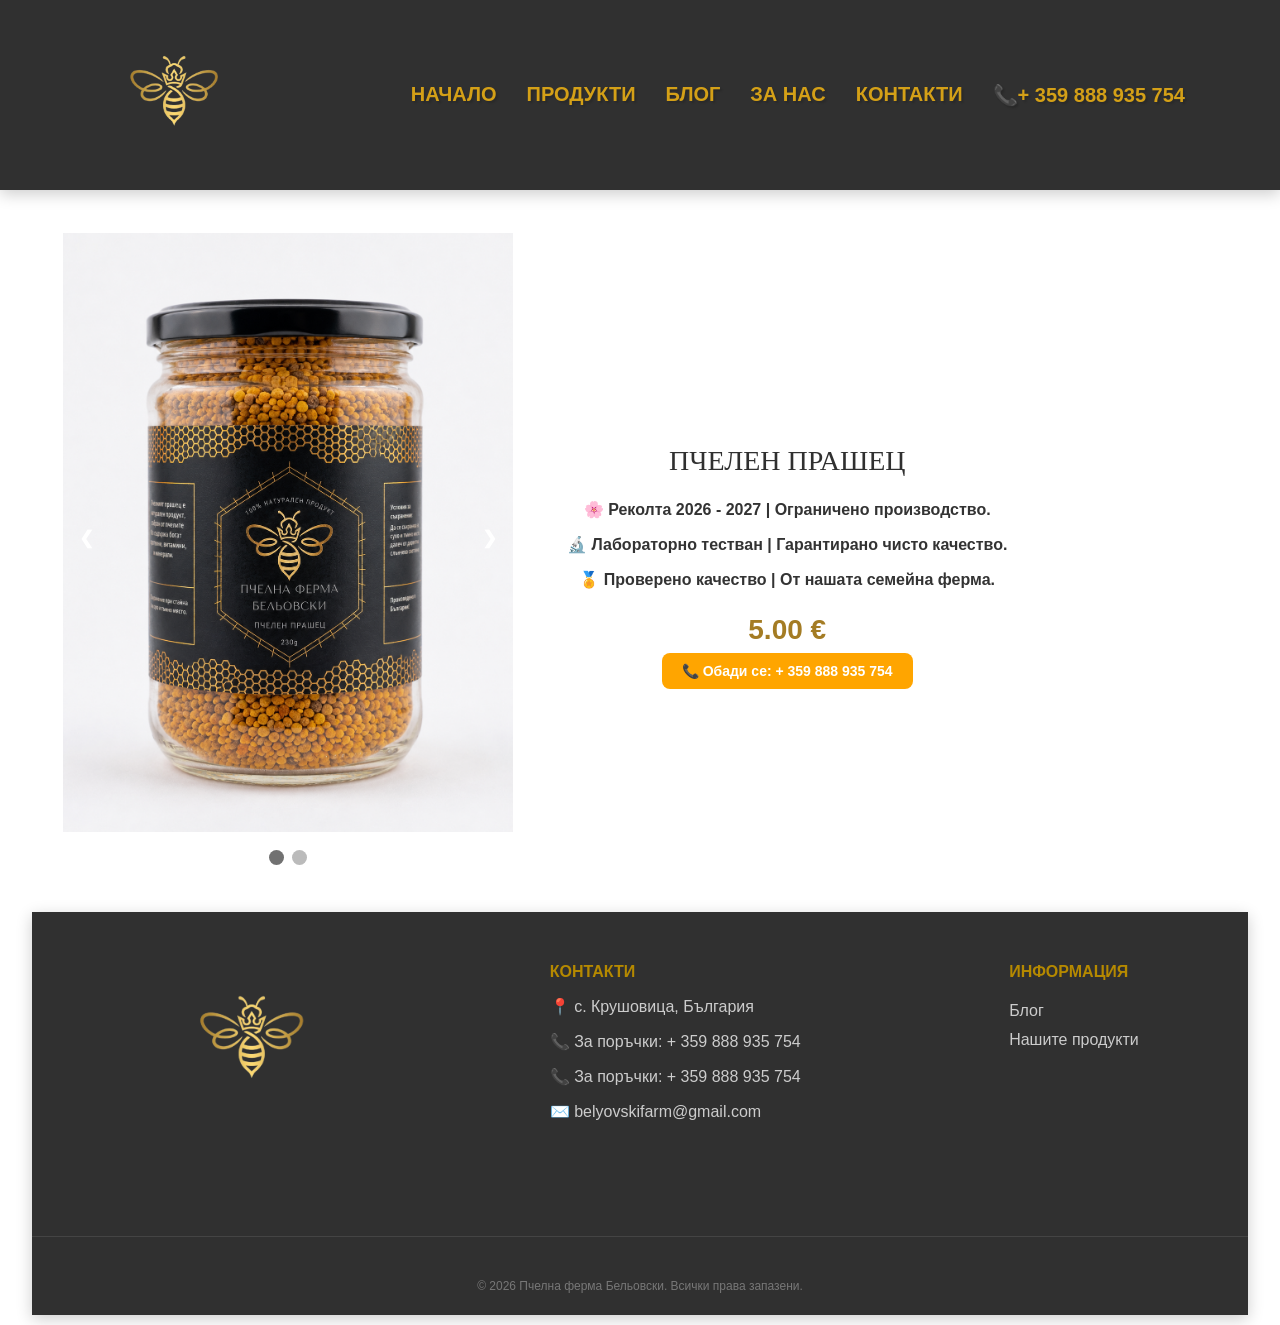
<file: prasec.html>
<!DOCTYPE html>
<html lang="bg">
<head>
    <meta charset="UTF-8">
    <meta name="viewport" content="width=device-width, initial-scale=1.0">
    <title>Пчелен Мед - Дипломен проект</title>
    <link rel="stylesheet" href="honey1.css">
</head>
<body>
<header class="headerContainer">
    <div class="logo">
         <a href="index.html" class="logo-link">
    <img src="logo3.png" alt="logo">
</a>
    </div>
<nav class="navbar">
    <ul>
                <li><a href="index.html">Начало</a></li>
                <li><a href="products.html">Продукти</a></li>
                <li><a href="blog.html">Блог</a></li>
                <li><a href="#">За нас</a></li>
                <li><a href="#contacts">Контакти</a></li>
                <li><a href="tel:+359 888 935 754" class="tel-button">📞+ 359 888 935 754 </a></li>
    </ul>
</nav>
</header>
<section class="products">

<table name="slider">
    <tr>
        <th>
        <div class="slideshow-container">
  <div class="mySlides fade">
    <div class="numbertext">1 / 3</div>
    <img src="prasec/pr1.png" style="width:100%">
    <div class="text"></div>
  </div>

  <div class="mySlides fade">
    <div class="numbertext">2 / 3</div>
    <img src="prasec/pr2.png" style="width:100%">
    <div class="text"></div>
  </div>

  <a class="prev" onclick="plusSlides(-1)">&#10094;</a>
  <a class="next" onclick="plusSlides(1)">&#10095;</a>
</div>
<br>

<div style="text-align:center">
  <span class="dot" onclick="currentSlide(1)"></span>
  <span class="dot" onclick="currentSlide(2)"></span>
</div>
    </div>
    </th>
    <th>
    <div class="right-colomn">
    <h1 class="honey-title">Пчелен прашец</h1>
    <p class="feature-line">🌸 <strong>Реколта 2026 - 2027</strong> | Ограничено производство.</p>
    <p class="feature-line">🔬 <strong>Лабораторно тестван</strong> | Гарантирано чисто качество.</p>
    <p class="feature-line">🏅 <strong>Проверено качество</strong> | От нашата семейна ферма.</p>
    
  
    
    <div class="honey-price">5.00 €</div>
    
    <p class="honey-description">
       
    </p>
    <a href="tel:+359888123456" class="call-button">
    📞 Обади се: + 359 888 935 754
</a>
    
</div>
</div>
</th>
</tr>
</table>
</section>
<section id="contacts">
<footer class="site-footer">
    <div class="footer-content">
        <div class="footer-logo">
            <img src="logo3.png" alt="logobez">
        </div>
        <div class="footer-info">
            <h4>КОНТАКТИ</h4>
            <p>📍 с. Крушовица, България</p>
            <p><a href="tel:+359 888 935 754" class="tel-button">
            📞 За поръчки: + 359 888 935 754
            </a></p>
           <p><a href="tel:+359 887 997 075" class="tel-button">
            📞 За поръчки: + 359 888 935 754
            </a></p>
            <p>✉️ belyovskifarm@gmail.com</p>
        </div>
        <div class="footer-links">
            <h4>ИНФОРМАЦИЯ</h4>
            <ul>
                <li><a href="#">Блог</a></li>
                <li><a href="#">Нашите продукти</a></li>
            </ul>
        </div>
    </div>
    <div class="footer-bottom">
        <p>&copy; 2026 Пчелна ферма Бельовски. Всички права запазени.</p>
    </div>
   
</footer>
</section>
<script>
let slideIndex = 1;
showSlides(slideIndex);

// Next/previous controls
function plusSlides(n) {
  showSlides(slideIndex += n);
}

// Thumbnail image controls
function currentSlide(n) {
  showSlides(slideIndex = n);
}

function showSlides(n) {
  let i;
  let slides = document.getElementsByClassName("mySlides");
  let dots = document.getElementsByClassName("dot");
  if (n > slides.length) {slideIndex = 1}
  if (n < 1) {slideIndex = slides.length}
  for (i = 0; i < slides.length; i++) {
    slides[i].style.display = "none";
  }
  for (i = 0; i < dots.length; i++) {
    dots[i].className = dots[i].className.replace(" active", "");
  }
  slides[slideIndex-1].style.display = "block";
  dots[slideIndex-1].className += " active";
}
</script>
</body>
</html>
</file>
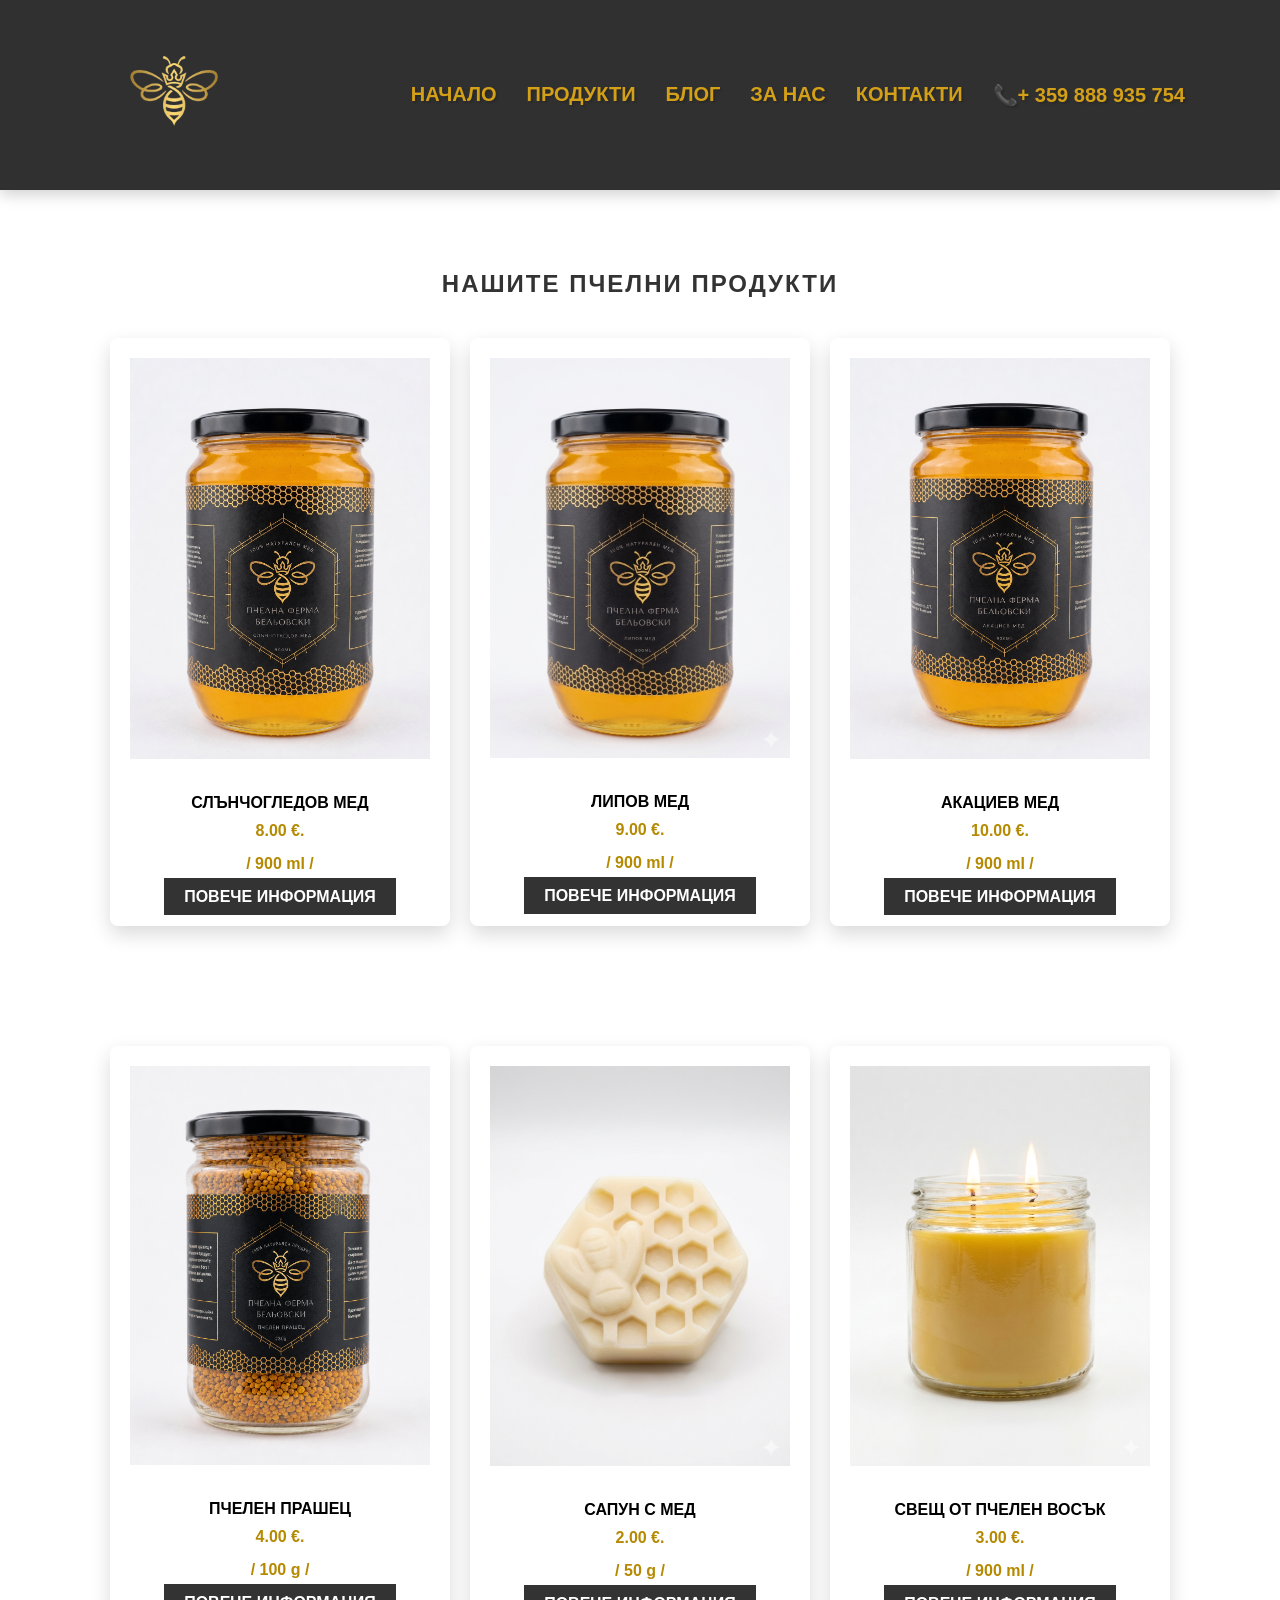
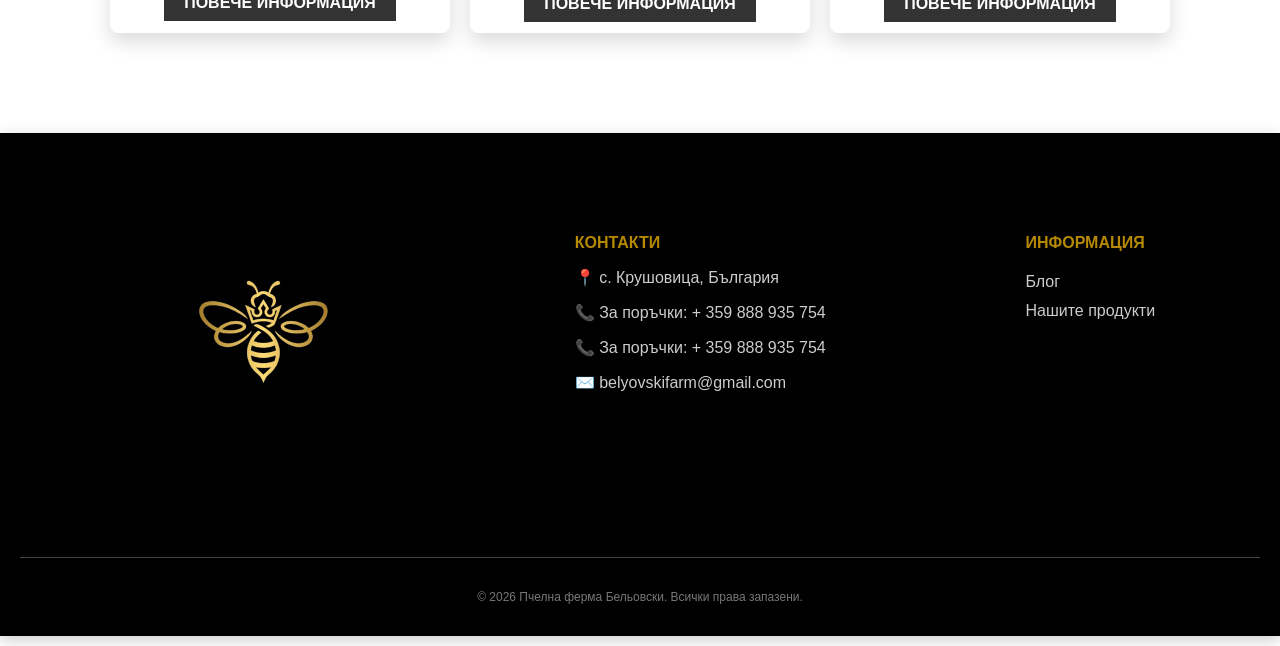
<file: products.html>
<!DOCTYPE html>
<html lang="bg">
<head>
    <meta charset="UTF-8">
    <meta name="viewport" content="width=device-width, initial-scale=1.0">
    <title>Пчелен Мед - Дипломен проект</title>
    <link rel="stylesheet" href="products.css">
</head>
<body>
<header class="headerContainer">
     <div class="logo">
         <a href="index.html" class="logo-link">
    <img src="logo3.png" alt="logo">
</a>
    </div>
      <button class="hamburgerButton">☰</button>
<nav class="navbar">
    <ul>
                <li><a href="index.html">Начало</a></li>
                <li><a href="#products">Продукти</a></li>
                <li><a href="blog.html">Блог</a></li>
                <li><a href="zanas.html">За нас</a></li>
                <li><a href="contacts.html">Контакти</a></li>
                <li><a href="tel:+359 888 935 754" class="tel-button">📞+ 359 888 935 754 </a></li>
    </ul>
</nav>
</header>

<section id="products">
<section class="products-section">
    <h2 class="section-title">НАШИТЕ ПЧЕЛНИ ПРОДУКТИ</h2>
    <div class="products-container">
         <div class="product-card">
  <a href="honey1.html" class="product-card-link">
    
    <div class="product-image">
        <img src="honey1/slun1.png" alt="Слънчогледов мед">
    </div>
    
    <h3>СЛЪНЧОГЛЕДОВ МЕД</h3>
    <span class="price">8.00 €.</span>
    <span class="price">/ 900 ml /</span>
    
    <span class="buy-btn">ПОВЕЧЕ ИНФОРМАЦИЯ</span>

  </a> </div>

        <div class="product-card">
  <a href="honey2.html" class="product-card-link">
    
    <div class="product-image">
        <img src="honey2/IMG_5871.PNG" alt="Липов мед">
    </div>
    
    <h3>ЛИПОВ МЕД</h3>
    <span class="price">9.00 €.</span>
    <span class="price">/ 900 ml /</span>
    
    <span class="buy-btn">ПОВЕЧЕ ИНФОРМАЦИЯ</span>

  </a> </div>

        <div class="product-card">
  <a href="honey3.html" class="product-card-link">
    
    <div class="product-image">
        <img src="honey3/akac1.png" alt="Акациев мед">
    </div>
    
    <h3>АКАЦИЕВ МЕД</h3>
    <span class="price">10.00 €.</span>
    <span class="price">/ 900 ml /</span>
    
    <span class="buy-btn">ПОВЕЧЕ ИНФОРМАЦИЯ</span>

  </a> </div>
    </div>
</section>











<section class="products-section">
    <div class="products-container">
         <div class="product-card">
  <a href="prasec.html" class="product-card-link">
    
    <div class="product-image">
        <img src="prasec/pr1.png" alt="Пчелен прашец">
    </div>
    
    <h3>ПЧЕЛЕН ПРАШЕЦ</h3>
    <span class="price">4.00 €.</span>
    <span class="price">/ 100 g /</span>
    
    <span class="buy-btn">ПОВЕЧЕ ИНФОРМАЦИЯ</span>

  </a> </div>

        <div class="product-card">
  <a href="soap.html" class="product-card-link">
    
    <div class="product-image">
        <img src="Soap/soap1.png" alt="Сапун">
    </div>
    
    <h3>САПУН С МЕД</h3>
    <span class="price">2.00 €.</span>
    <span class="price">/ 50 g /</span>
    
    <span class="buy-btn">ПОВЕЧЕ ИНФОРМАЦИЯ</span>

  </a> </div>

        <div class="product-card">
  <a href="candle.html" class="product-card-link">
    
    <div class="product-image">
        <img src="candle/candle1.png" alt="Свещ">
    </div>
    
    <h3>СВЕЩ ОТ ПЧЕЛЕН ВОСЪК</h3>
    <span class="price">3.00 €.</span>
    <span class="price">/ 900 ml /</span>
    
    <span class="buy-btn">ПОВЕЧЕ ИНФОРМАЦИЯ</span>

  </a> </div>
    </div>
</section>
</section>


<section id="contacts">
<footer class="site-footer">
    <div class="footer-content">
        <div class="footer-logo">
            <img src="logo3.png" alt="logobez">
        </div>
        <div class="footer-info">
            <h4>КОНТАКТИ</h4>
            <p>📍 с. Крушовица, България</p>
            <p><a href="tel:+359 888 935 754" class="tel-button">
            📞 За поръчки: + 359 888 935 754
            </a></p>
           <p><a href="tel:+359 887 997 075" class="tel-button">
            📞 За поръчки: + 359 888 935 754
            </a></p>
            <p>✉️ belyovskifarm@gmail.com</p>
        </div>
        <div class="footer-links">
            <h4>ИНФОРМАЦИЯ</h4>
            <ul>
                <li><a href="blog.html">Блог</a></li>
                <li><a href="products.html">Нашите продукти</a></li>
            </ul>
        </div>
    </div>
    <div class="footer-bottom">
        <p>&copy; 2026 Пчелна ферма Бельовски. Всички права запазени.</p>
    </div>
</footer>
</section>
<script>
const hamburger = document.querySelector('.hamburgerButton');
const navLinks = document.querySelector('.navbar'); // <--- Тук променихме името на .navbar

hamburger.addEventListener('click', () => {
    navLinks.classList.toggle('active');
});
</script>


<script type="text/javascript">
var _smartsupp = _smartsupp || {};
_smartsupp.key = '2fd356f5f9231834826fb95ea70d4e14148e842f';
window.smartsupp||(function(d) {
  var s,c,o=smartsupp=function(){ o._.push(arguments)};o._=[];
  s=d.getElementsByTagName('script')[0];c=d.createElement('script');
  c.type='text/javascript';c.charset='utf-8';c.async=true;
  c.src='https://www.smartsuppchat.com/loader.js?';s.parentNode.insertBefore(c,s);
})(document);
</script>
<noscript>Powered by <a href="https://www.smartsupp.com" target="_blank">Smartsupp</a></noscript>


</body>
</html>
</file>
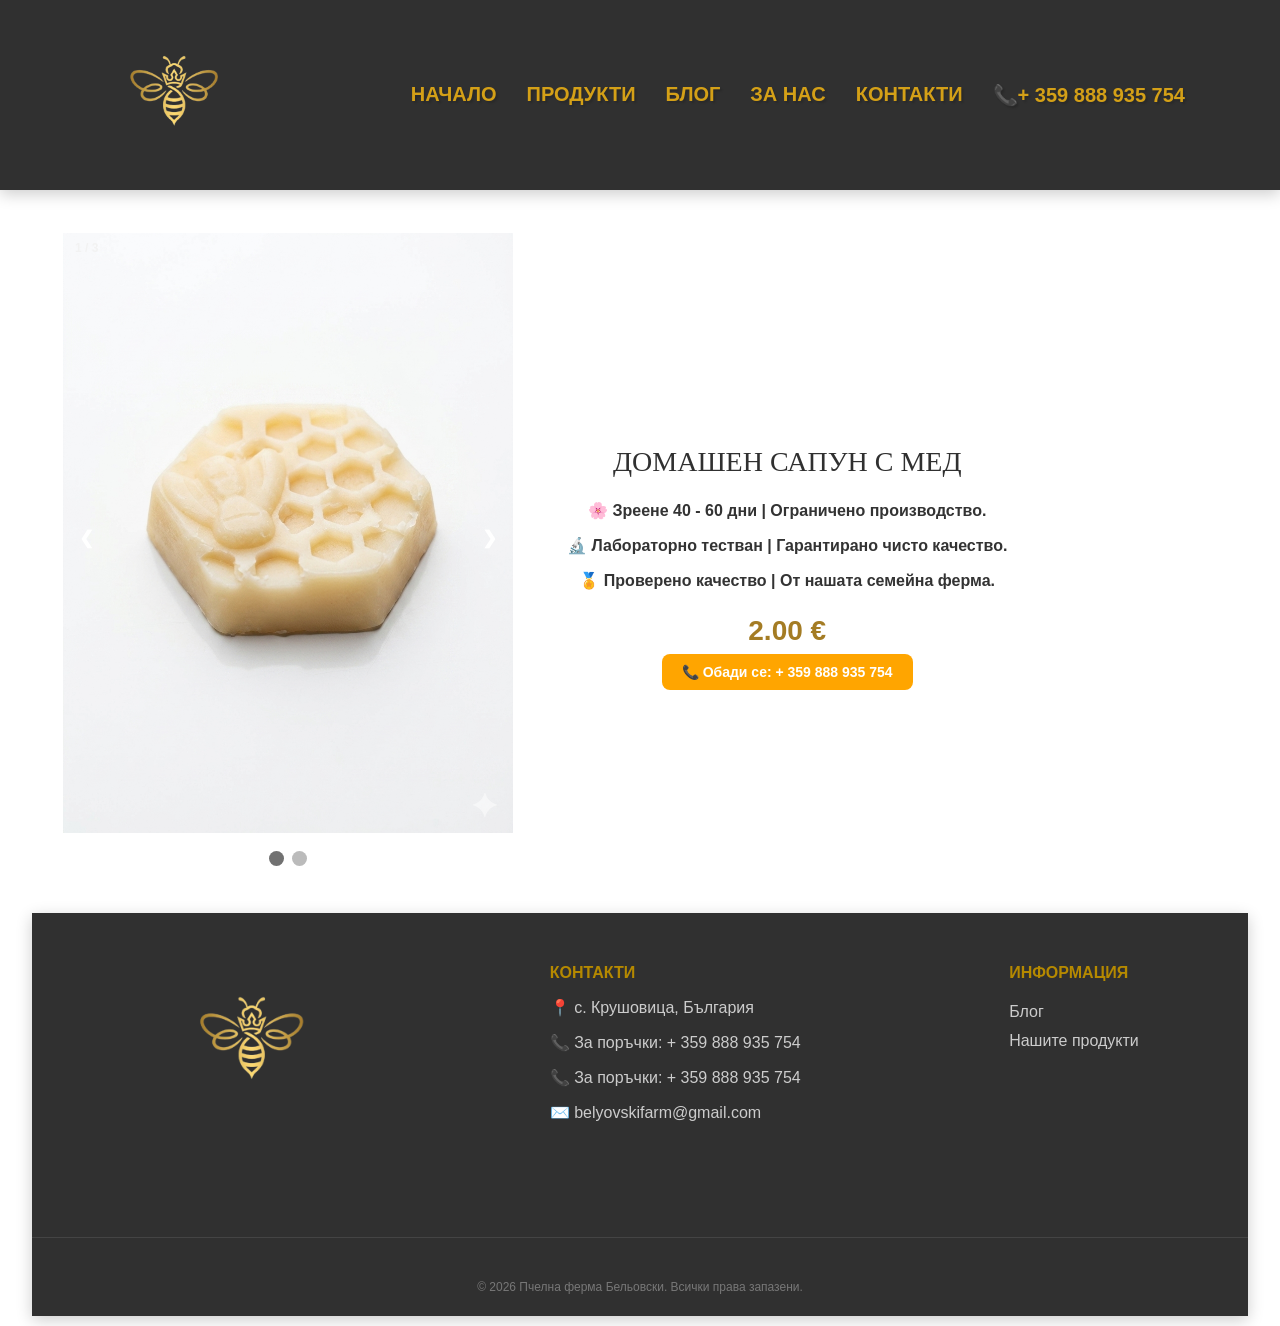
<file: soap.html>
<!DOCTYPE html>
<html lang="bg">
<head>
    <meta charset="UTF-8">
    <meta name="viewport" content="width=device-width, initial-scale=1.0">
    <title>Пчелен Мед - Дипломен проект</title>
    <link rel="stylesheet" href="honey1.css">
</head>
<body>
<header class="headerContainer">
     <div class="logo">
         <a href="index.html" class="logo-link">
    <img src="logo3.png" alt="logo">
</a>
    </div>
<nav class="navbar">
    <ul>
                <li><a href="index.html">Начало</a></li>
                <li><a href="products.html">Продукти</a></li>
                <li><a href="blog.html">Блог</a></li>
                <li><a href="zanas.html">За нас</a></li>
                <li><a href="contacts.html">Контакти</a></li>
                <li><a href="tel:+359 888 935 754" class="tel-button">📞+ 359 888 935 754 </a></li>
    </ul>
</nav>
</header>
<section class="products">

<table name="slider">
    <tr>
        <th>
        <div class="slideshow-container">
  <div class="mySlides fade">
    <div class="numbertext">1 / 3</div>
    <img src="Soap/soap2.png" style="width:100%">
    <div class="text"></div>
  </div>

  <div class="mySlides fade">
    <div class="numbertext">2 / 3</div>
    <img src="Soap/soap1.png" style="width:100%">
    <div class="text"></div>
  </div>



  <a class="prev" onclick="plusSlides(-1)">&#10094;</a>
  <a class="next" onclick="plusSlides(1)">&#10095;</a>
</div>
<br>

<div style="text-align:center">
  <span class="dot" onclick="currentSlide(1)"></span>
  <span class="dot" onclick="currentSlide(2)"></span>

</div>
    </div>
    </th>
    <th>
    <div class="right-colomn">
    <h1 class="honey-title">Домашен сапун с мед</h1>
    <p class="feature-line">🌸 <strong>Зреене 40 - 60 дни</strong> | Ограничено производство.</p>
    <p class="feature-line">🔬 <strong>Лабораторно тестван</strong> | Гарантирано чисто качество.</p>
    <p class="feature-line">🏅 <strong>Проверено качество</strong> | От нашата семейна ферма.</p>
    
  
    
    <div class="honey-price">2.00 €</div>
    
    <p class="honey-description">
       
    </p>
    <a href="tel:+359888123456" class="call-button">
    📞 Обади се: + 359 888 935 754
</a>
    
</div>
</div>
</th>
</tr>
</table>
</section>
<section id="contacts">
<footer class="site-footer">
    <div class="footer-content">
        <div class="footer-logo">
            <img src="logo3.png" alt="logobez">
        </div>
        <div class="footer-info">
            <h4>КОНТАКТИ</h4>
            <p>📍 с. Крушовица, България</p>
            <p><a href="tel:+359 888 935 754" class="tel-button">
            📞 За поръчки: + 359 888 935 754
            </a></p>
           <p><a href="tel:+359 887 997 075" class="tel-button">
            📞 За поръчки: + 359 888 935 754
            </a></p>
            <p>✉️ belyovskifarm@gmail.com</p>
        </div>
        <div class="footer-links">
            <h4>ИНФОРМАЦИЯ</h4>
            <ul>
                <li><a href="blog.html">Блог</a></li>
                <li><a href="products.html">Нашите продукти</a></li>
            </ul>
        </div>
    </div>
    <div class="footer-bottom">
        <p>&copy; 2026 Пчелна ферма Бельовски. Всички права запазени.</p>
    </div>
   
</footer>
</section>
<script>
let slideIndex = 1;
showSlides(slideIndex);

// Next/previous controls
function plusSlides(n) {
  showSlides(slideIndex += n);
}

// Thumbnail image controls
function currentSlide(n) {
  showSlides(slideIndex = n);
}

function showSlides(n) {
  let i;
  let slides = document.getElementsByClassName("mySlides");
  let dots = document.getElementsByClassName("dot");
  if (n > slides.length) {slideIndex = 1}
  if (n < 1) {slideIndex = slides.length}
  for (i = 0; i < slides.length; i++) {
    slides[i].style.display = "none";
  }
  for (i = 0; i < dots.length; i++) {
    dots[i].className = dots[i].className.replace(" active", "");
  }
  slides[slideIndex-1].style.display = "block";
  dots[slideIndex-1].className += " active";
}
</script>



<script type="text/javascript">
var _smartsupp = _smartsupp || {};
_smartsupp.key = '2fd356f5f9231834826fb95ea70d4e14148e842f';
window.smartsupp||(function(d) {
  var s,c,o=smartsupp=function(){ o._.push(arguments)};o._=[];
  s=d.getElementsByTagName('script')[0];c=d.createElement('script');
  c.type='text/javascript';c.charset='utf-8';c.async=true;
  c.src='https://www.smartsuppchat.com/loader.js?';s.parentNode.insertBefore(c,s);
})(document);
</script>
<noscript>Powered by <a href="https://www.smartsupp.com" target="_blank">Smartsupp</a></noscript>


</body>
</html>
</file>
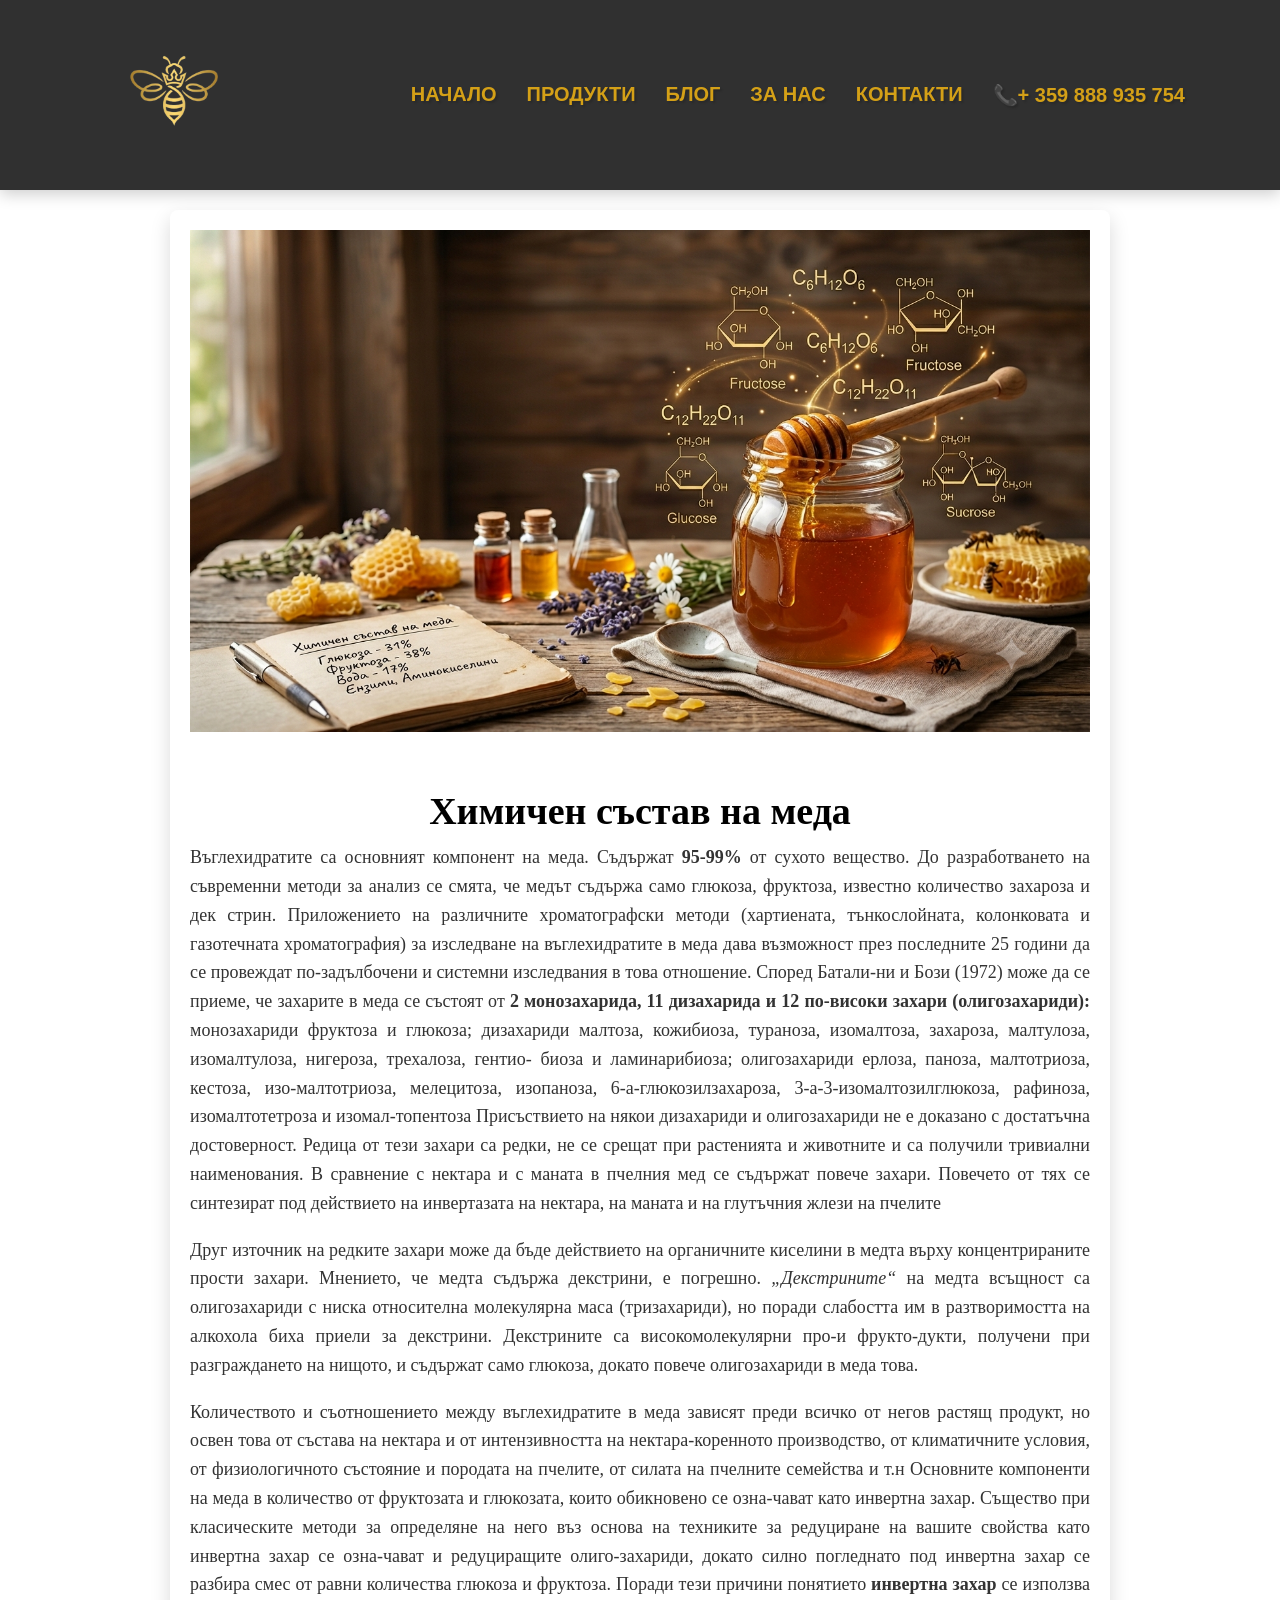
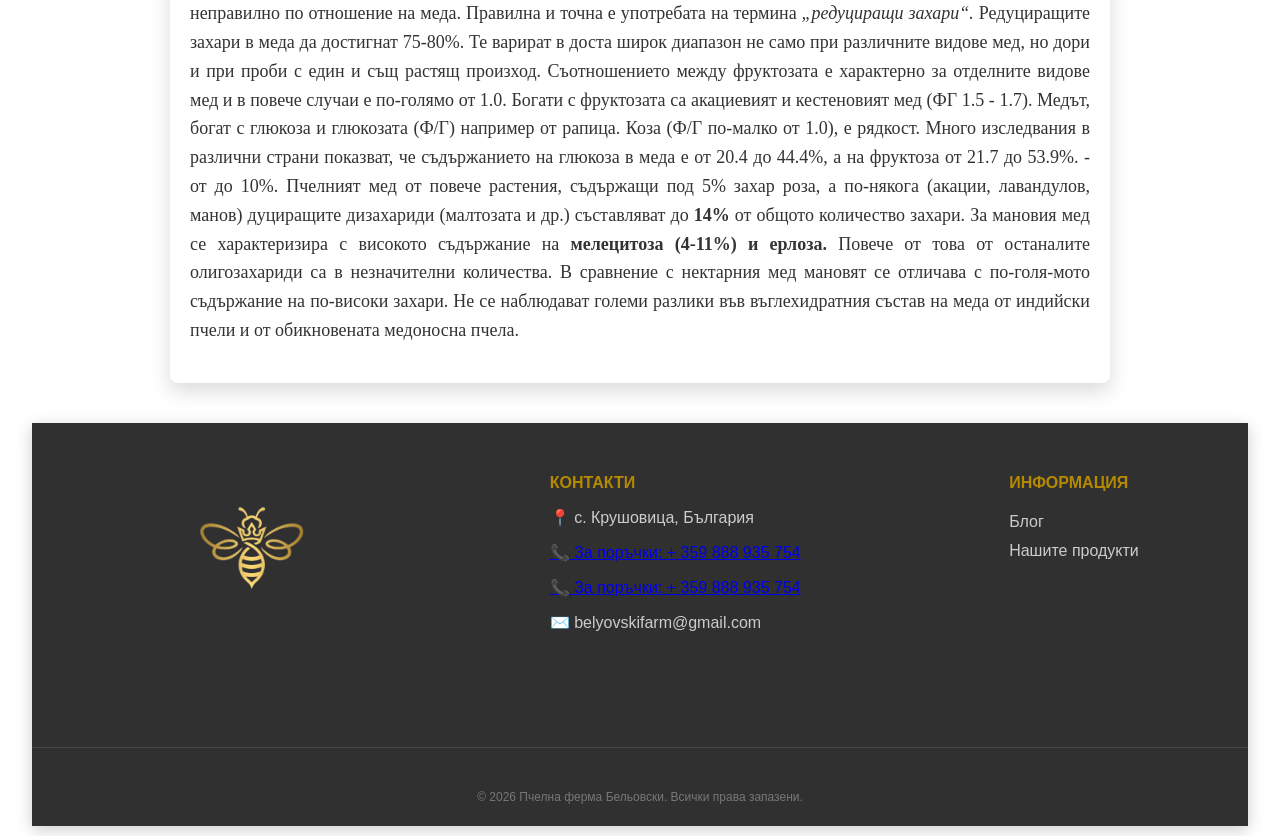
<file: st1.html>
<!DOCTYPE html>
<html lang="bg">
<head>
    <meta charset="UTF-8">
    <meta name="viewport" content="width=device-width, initial-scale=1.0">
    <title>Пчелен Мед - Дипломен проект</title>
    <link rel="stylesheet" href="st1.css">
</head>
<body>
<header class="headerContainer">
     <div class="logo">
         <a href="index.html" class="logo-link">
    <img src="logo3.png" alt="logo">
</a>
    </div>
<nav class="navbar">
    <ul>
                <li><a href="index.html">Начало</a></li>
                <li><a href="products.html">Продукти</a></li>
                <li><a href="blog.html">Блог</a></li>
                <li><a href="zanas.html">За нас</a></li>
                <li><a href="contacts.html">Контакти</a></li>
                <li><a href="tel:+359 888 935 754" class="tel-button">📞+ 359 888 935 754 </a></li>
    </ul>
</nav>
</header>

<section id="products">
<section class="products-section">
    <h2 class="section-title"></h2>
    <div class="products-container">
        <div class="product-card">
            <div class="product-image">
                <img src="statii/st1.png" alt="Статия 1">
            </div>
            <h3><b>Химичен състав на меда</b></h3>
            <span class="st1-text">Въглехидратите са основният компонент на меда. Съдържат <b>95-99%</b> от сухото вещество. До разработването на съвременни методи за 
                анализ се смята, че медът съдържа само глюкоза, фруктоза, известно количество захароза и дек стрин. Приложението на различните хроматографски методи 
                (хартиената, тънкослойната, колонковата и газотечната хроматография) за изследване на въглехидратите в меда дава възможност през последните 25 години 
                да се провеждат по-задълбочени и системни изследвания в това отношение. Според Батали-ни и Бози (1972) може да се приеме, че захарите в меда се състоят 
                от <b> 2 монозахарида, 11 дизахарида и 12 по-високи захари (олигозахариди):</b> монозахариди фруктоза и глюкоза;

дизахариди малтоза, кожибиоза, тураноза, изомалтоза, захароза, малтулоза, изомалтулоза, нигероза, трехалоза, гентио- биоза и ламинарибиоза;

олигозахариди ерлоза, паноза, малтотриоза, кестоза, изо-малтотриоза, мелецитоза, изопаноза, 6-а-глюкозилзахароза, 3-а-3-изомалтозилглюкоза, 
рафиноза, изомалтотетроза и изомал-топентоза

Присъствието на някои дизахариди и олигозахариди не е доказано с достатъчна достоверност. Редица от тези захари са редки, не се срещат при 
растенията и животните и са получили тривиални наименования. В сравнение с нектара и с маната в пчелния мед се съдържат повече захари. Повечето 
от тях се синтезират под действието на инвертазата на нектара, на маната и на глутъчния жлези на пчелите <p>Друг източник на редките захари може да 
бъде действието на органичните киселини в медта върху концентрираните прости захари. Мнението, че медта съдържа декстрини, е погрешно. <i>„Декстрините“ 

</i>на медта всъщност са олигозахариди с ниска относителна молекулярна маса (тризахариди), но поради слабостта им в разтворимостта на алкохола биха приели 
за декстрини. Декстрините са високомолекулярни про-и фрукто-дукти, получени при разграждането на нищото, и съдържат само глюкоза, докато повече олигозахариди 
в меда това.</p>

<p>Количеството и съотношението между въглехидратите в меда зависят преди всичко от негов растящ продукт, но освен това от състава на нектара и от интензивността 
на нектара-коренното производство, от климатичните условия, от физиологичното състояние и породата на пчелите, от силата на пчелните семейства и т.н Основните 
компоненти на меда в количество от фруктозата и глюкозата, които обикновено се озна-чават като инвертна захар. Същество при класическите методи за определяне 
на него въз основа на техниките за редуциране на вашите свойства като инвертна захар се озна-чават и редуциращите олиго-захариди, докато силно погледнато под 
инвертна захар се разбира смес от равни количества глюкоза и фруктоза. Поради тези причини понятието <b>инвертна захар</b> се използва неправилно по отношение 
на меда. Правилна и точна е употребата на термина <i>„редуциращи захари“.</i> Редуциращите захари в меда да достигнат 75-80%. Те варират в доста широк диапазон 
не само при различните видове мед, но дори и при проби с един и същ растящ произход. Съотношението между фруктозата е характерно за отделните видове мед и в повече 
случаи е по-голямо от 1.0. Богати с фруктозата са акациевият и кестеновият мед (ФГ 1.5 - 1.7). Медът, богат с глюкоза и глюкозата (Ф/Г) например от рапица. 
Коза (Ф/Г по-малко от 1.0), е рядкост. Много изследвания в различни страни показват, че съдържанието на глюкоза в меда е от 20.4 до 44.4%, а на фруктоза 
от 21.7 до 53.9%. - от

до 10%. Пчелният мед от повече растения, съдържащи под 5% захар роза, а по-някога (акации, лавандулов, манов) дуциращите дизахариди (малтозата и др.) съставляват 
до <b>14%</b> от общото количество захари. За мановия мед се характеризира с високото съдържание на <b>мелецитоза (4-11%) и ерлоза.</b> Повече от това от останалите 
олигозахариди са в незначителни количества. В сравнение с нектарния мед мановят се отличава с по-голя-мото съдържание на по-високи захари. Не се наблюдават големи 
разлики във въглехидратния състав на меда от индийски пчели и от обикновената медоносна пчела.</p>

        </div>
    </div>




<div id="disqus_thread"></div>
<script>
       (function() { // DON'T EDIT BELOW THIS LINE
    var d = document, s = d.createElement('script');
    s.src = 'https://pchelnafermabelyovski.disqus.com/embed.js';
    s.setAttribute('data-timestamp', +new Date());
    (d.head || d.body).appendChild(s);
    })();
</script>
<noscript>Please enable JavaScript to view the <a href="https://disqus.com/?ref_noscript">
    comments powered by Disqus.</a></noscript>








</section>
</section>
<section id="contacts">
<footer class="site-footer">
    <div class="footer-content">
        <div class="footer-logo">
            <img src="logo3.png" alt="logobez">
        </div>
        <div class="footer-info">
            <h4>КОНТАКТИ</h4>
            <p>📍 с. Крушовица, България</p>
            <p><a href="tel:+359 888 935 754" class="tel-button">
            📞 За поръчки: + 359 888 935 754
            </a></p>
           <p><a href="tel:+359 887 997 075" class="tel-button">
            📞 За поръчки: + 359 888 935 754
            </a></p>
            <p>✉️ belyovskifarm@gmail.com</p>
        </div>
        <div class="footer-links">
            <h4>ИНФОРМАЦИЯ</h4>
            <ul>
                <li><a href="blog.html">Блог</a></li>
                <li><a href="products.html">Нашите продукти</a></li>
            </ul>
        </div>
    </div>
    <div class="footer-bottom">
        <p>&copy; 2026 Пчелна ферма Бельовски. Всички права запазени.</p>
    </div>
   
</footer>
</section>
<script id="dsq-count-scr" src="//pchelnafermabelyovski.disqus.com/count.js" async></script>

<script type="text/javascript">
var _smartsupp = _smartsupp || {};
_smartsupp.key = '2fd356f5f9231834826fb95ea70d4e14148e842f';
window.smartsupp||(function(d) {
  var s,c,o=smartsupp=function(){ o._.push(arguments)};o._=[];
  s=d.getElementsByTagName('script')[0];c=d.createElement('script');
  c.type='text/javascript';c.charset='utf-8';c.async=true;
  c.src='https://www.smartsuppchat.com/loader.js?';s.parentNode.insertBefore(c,s);
})(document);
</script>
<noscript>Powered by <a href="https://www.smartsupp.com" target="_blank">Smartsupp</a></noscript>


</body>
</html>
</file>
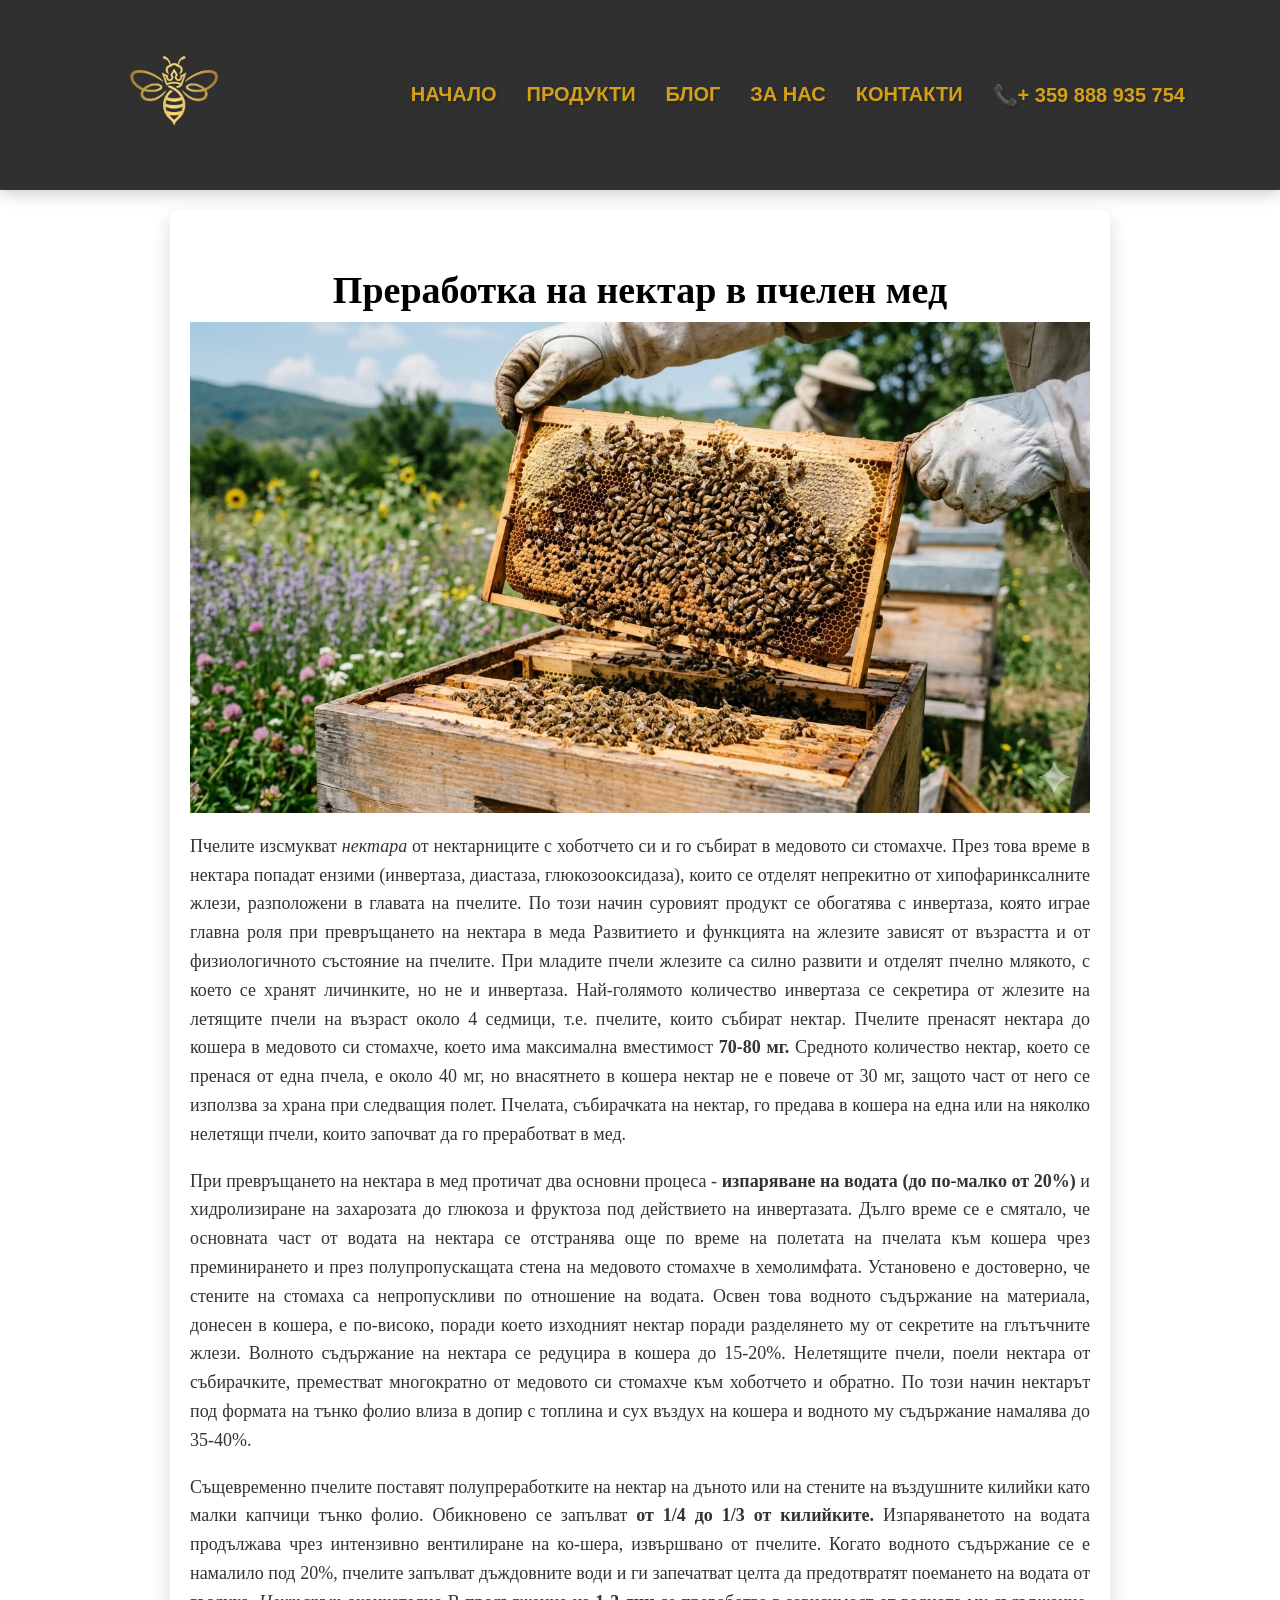
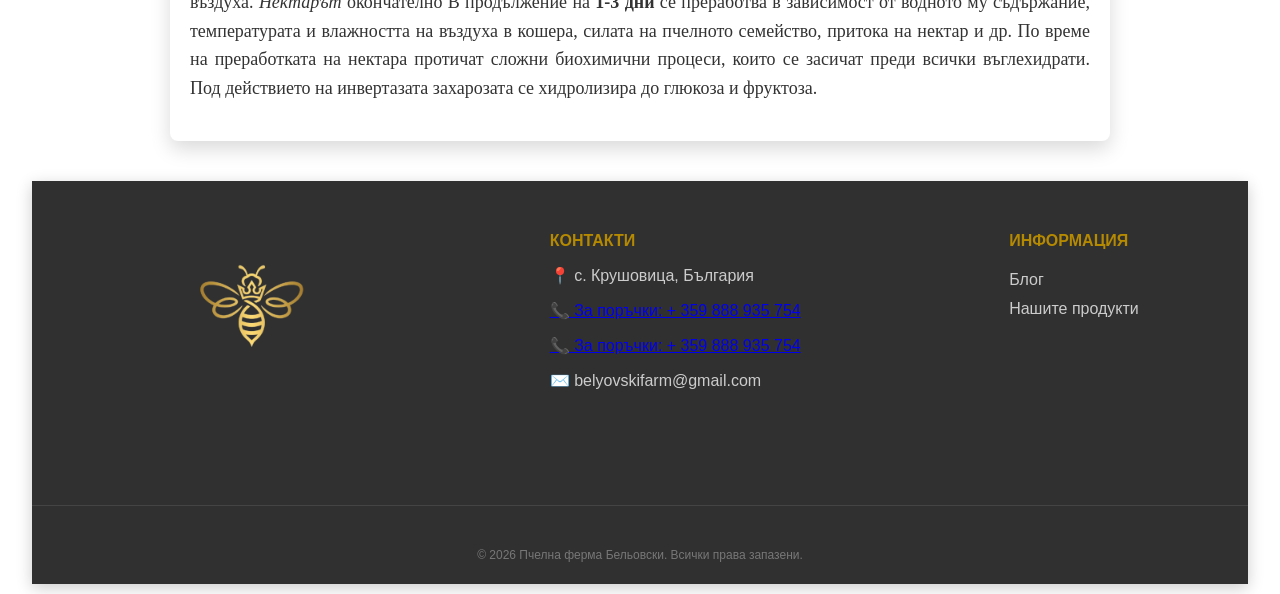
<file: st2.html>
<!DOCTYPE html>
<html lang="bg">
<head>
    <meta charset="UTF-8">
    <meta name="viewport" content="width=device-width, initial-scale=1.0">
    <title>Пчелен Мед - Дипломен проект</title>
    <link rel="stylesheet" href="st2.css">
</head>
<body>
<header class="headerContainer">
     <div class="logo">
         <a href="index.html" class="logo-link">
    <img src="logo3.png" alt="logo">
</a>
    </div>
<nav class="navbar">
    <ul>
                <li><a href="index.html">Начало</a></li>
                <li><a href="products.html">Продукти</a></li>
                <li><a href="blog.html">Блог</a></li>
                <li><a href="zanas.html">За нас</a></li>
                <li><a href="contacts.html">Контакти</a></li>
                <li><a href="tel:+359 888 935 754" class="tel-button">📞+ 359 888 935 754 </a></li>
    </ul>
</nav>
</header>

<section id="products">
<section class="products-section">
    <h2 class="section-title"></h2>
    <div class="products-container">
        <div class="product-card">
             <h3><b>Преработка на нектар в пчелен мед</b></h3>
            <div class="product-image">
                <img src="statii/st3.png" alt="Статия 2">
            </div>
           
            <span class="st1-text">Пчелите изсмукват <i>нектара</i> от нектарниците с хоботчето си и го събират в медовото си стомахче. 
                През това време в нектара попадат ензими (инвертаза, диастаза, глюкозооксидаза), които се отделят непрекитно от 
                хипофаринксалните жлези, разположени в главата на пчелите. По този начин суровият продукт се обогатява с инвертаза, 
                която играе главна роля при превръщането на нектара в меда Развитието и функцията на жлезите зависят от възрастта и 
                от физиологичното състояние на пчелите. При младите пчели жлезите са силно развити и отделят пчелно млякото, с което 
                се хранят личинките, но не и инвертаза. Най-голямото количество инвертаза се секретира от жлезите на летящите пчели на 
                възраст около 4 седмици, т.е. пчелите, които събират нектар. Пчелите пренасят нектара до кошера в медовото си стомахче, 
                което има максимална вместимост <b>70-80 мг.</b> Средното количество нектар, което се пренася от една пчела, е около 40 мг, но 
                внасятнето в кошера нектар не е повече от 30 мг, защото част от него се използва за храна при следващия полет. Пчелата, 
                събирачката на нектар, го предава в кошера на една или на няколко нелетящи пчели, които започват да го преработват в мед.

<p>При превръщането на нектара в мед протичат два основни процеса - <b>изпаряване на водата (до по-малко от 20%)</b> и хидролизиране на захарозата 
до глюкоза и фруктоза под действието на инвертазата. Дълго време се е смятало, че основната част от водата на нектара се отстранява още 
по време на полетата на пчелата към кошера чрез преминирането и през полупропускащата стена на медовото стомахче в хемолимфата. 
Установено е достоверно, че стените на стомаха са непропускливи по отношение на водата. Освен това водното съдържание на материала, 
донесен в кошера, е по-високо, поради което изходният нектар поради разделянето му от секретите на глътъчните жлези. Волното съдържание на нектара 
се редуцира в кошера до 15-20%. Нелетящите пчели, поели нектара от събирачките, преместват многократно от медовото си стомахче към хоботчето и обратно. 
По този начин нектарът под формата на тънко фолио влиза в допир с топлина и сух въздух на кошера и водното му съдържание намалява до 35-40%.</p>
<p>Същевременно пчелите поставят полупреработките на нектар на дъното или на стените на въздушните килийки като малки капчици тънко фолио. Обикновено се запълват <b>от 1/4 до 
1/3 от килийките.</b> Изпаряванетото на водата продължава чрез интензивно вентилиране на ко-шера, извършвано от пчелите. Когато водното съдържание се е намалило 
под 20%, пчелите запълват дъждовните води и ги запечатват целта да предотвратят поемането на водата от въздуха. <i>Нектарът</i> окончателно B продължение на <b>1-3 дни</b> 
се преработва в зависимост от водното му съдържание, температурата и влажността на въздуха в кошера, силата на пчелното семейство, притока на нектар и др. По 
време на преработката на нектара протичат сложни биохимични процеси, които се засичат преди всички въглехидрати. Под действието на инвертазата захарозата се 
хидролизира до глюкоза и фруктоза. 

    <a href="st1.html" class="read-more-btn">
            </a>
        </div>

        
    </div>


<div id="disqus_thread"></div>
<script>
        (function() { // DON'T EDIT BELOW THIS LINE
    var d = document, s = d.createElement('script');
    s.src = 'https://pchelnafermabelyovski.disqus.com/embed.js';
    s.setAttribute('data-timestamp', +new Date());
    (d.head || d.body).appendChild(s);
    })();
</script>
<noscript>Please enable JavaScript to view the <a href="https://disqus.com/?ref_noscript">comments powered by Disqus.</a></noscript>


</section>
</section>
<section id="contacts">
<footer class="site-footer">
    <div class="footer-content">
        <div class="footer-logo">
            <img src="logo3.png" alt="logobez">
        </div>
        <div class="footer-info">
            <h4>КОНТАКТИ</h4>
            <p>📍 с. Крушовица, България</p>
            <p><a href="tel:+359 888 935 754" class="tel-button">
            📞 За поръчки: + 359 888 935 754
            </a></p>
           <p><a href="tel:+359 887 997 075" class="tel-button">
            📞 За поръчки: + 359 888 935 754
            </a></p>
            <p>✉️ belyovskifarm@gmail.com</p>
        </div>
        <div class="footer-links">
            <h4>ИНФОРМАЦИЯ</h4>
            <ul>
                <li><a href="blog.html">Блог</a></li>
                <li><a href="products.html">Нашите продукти</a></li>
            </ul>
        </div>
    </div>
    <div class="footer-bottom">
        <p>&copy; 2026 Пчелна ферма Бельовски. Всички права запазени.</p>
    </div>
   
</footer>
</section>
<script id="dsq-count-scr" src="//pchelnafermabelyovski.disqus.com/count.js" async></script>

<script type="text/javascript">
var _smartsupp = _smartsupp || {};
_smartsupp.key = '2fd356f5f9231834826fb95ea70d4e14148e842f';
window.smartsupp||(function(d) {
  var s,c,o=smartsupp=function(){ o._.push(arguments)};o._=[];
  s=d.getElementsByTagName('script')[0];c=d.createElement('script');
  c.type='text/javascript';c.charset='utf-8';c.async=true;
  c.src='https://www.smartsuppchat.com/loader.js?';s.parentNode.insertBefore(c,s);
})(document);
</script>
<noscript>Powered by <a href="https://www.smartsupp.com" target="_blank">Smartsupp</a></noscript>


</body>
</html>
</file>
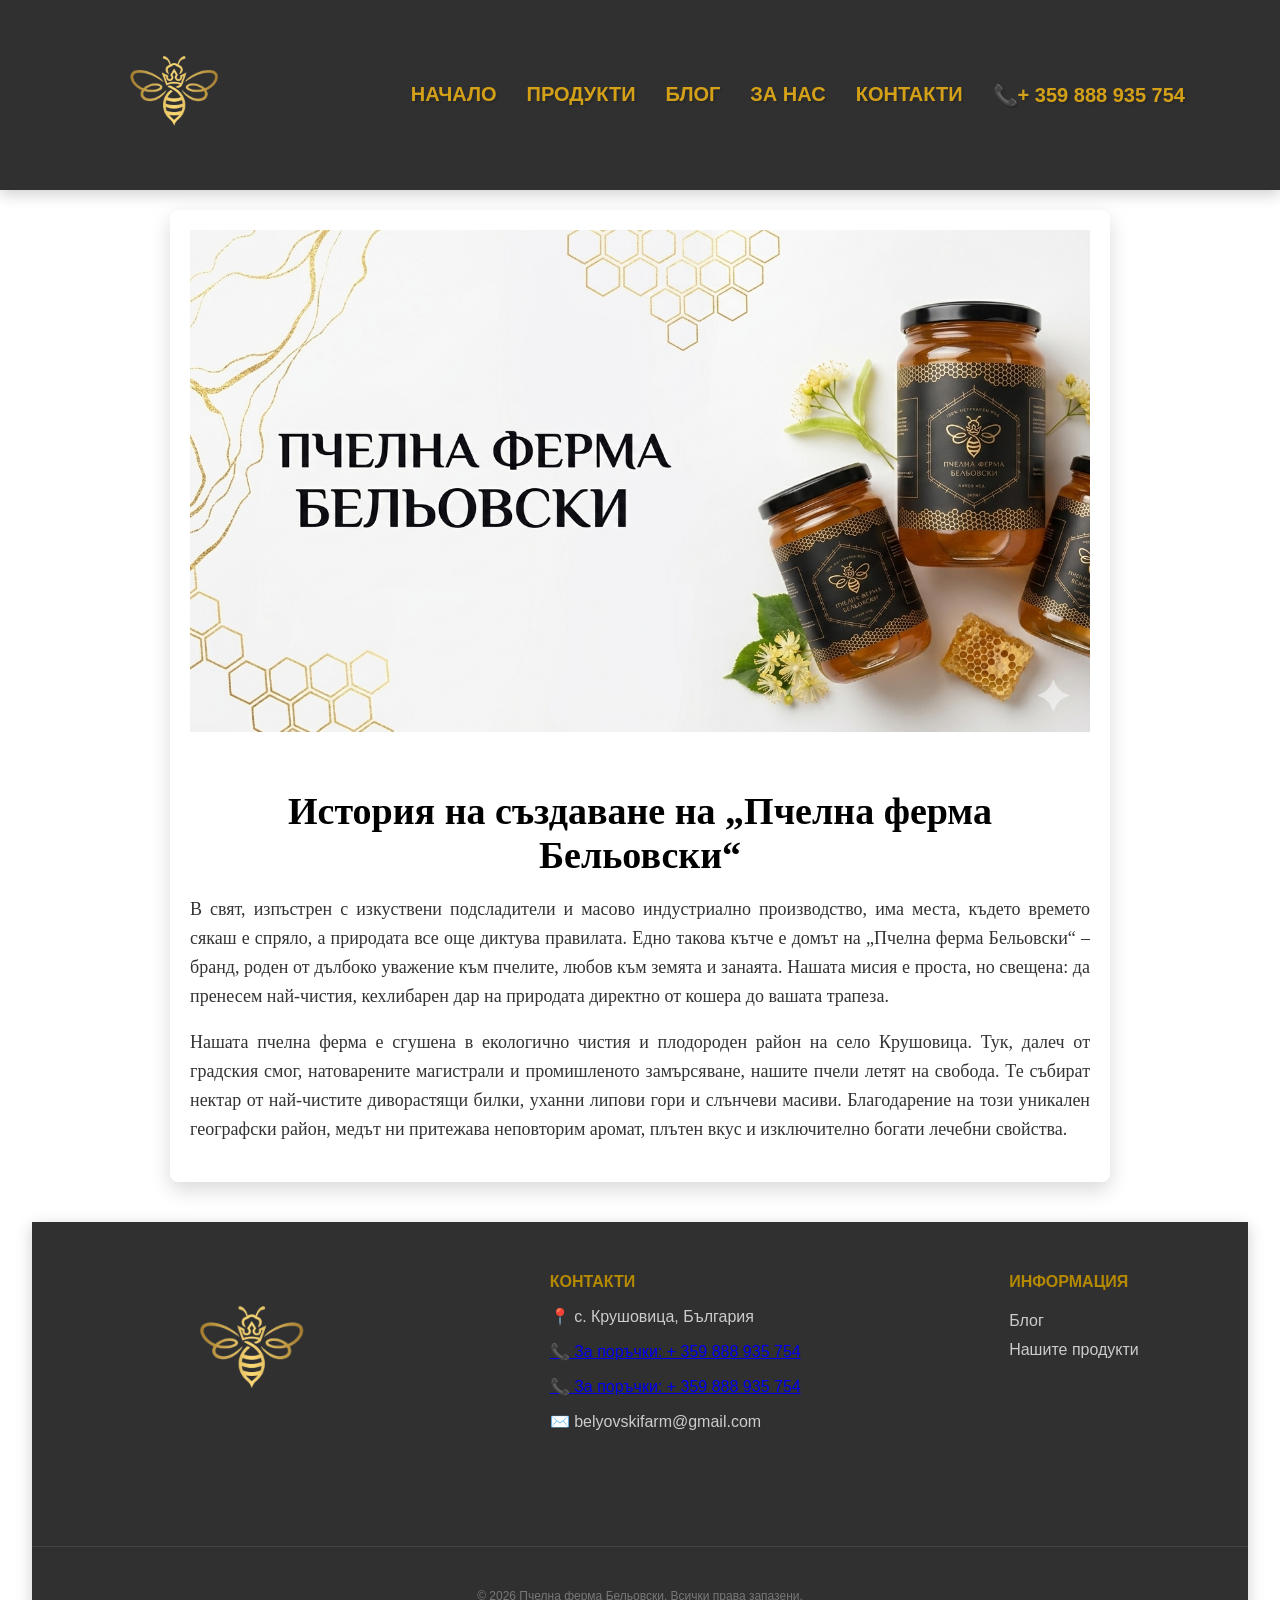
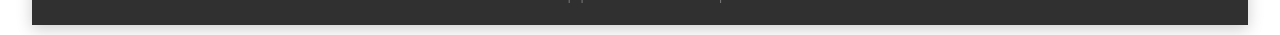
<file: st3.html>
<!DOCTYPE html>
<html lang="bg">
<head>
    <meta charset="UTF-8">
    <meta name="viewport" content="width=device-width, initial-scale=1.0">
    <title>Пчелен Мед - Дипломен проект</title>
    <link rel="stylesheet" href="st1.css">
</head>
<body>
<header class="headerContainer">
     <div class="logo">
         <a href="index.html" class="logo-link">
    <img src="logo3.png" alt="logo">
</a>
    </div>
<nav class="navbar">
    <ul>
                <li><a href="index.html">Начало</a></li>
                <li><a href="products.html">Продукти</a></li>
                <li><a href="blog.html">Блог</a></li>
                <li><a href="zanas.html">За нас</a></li>
                <li><a href="contacts.html">Контакти</a></li>
                <li><a href="tel:+359 888 935 754" class="tel-button">📞+ 359 888 935 754 </a></li>
    </ul>
</nav>
</header>

<section id="products">
<section class="products-section">
    <h2 class="section-title"></h2>
    <div class="products-container">
        <div class="product-card">
            <div class="product-image">
                <img src="statii/IMG_5864.PNG" alt="Статия 1">
            </div>
            <h3><b>История на създаване на „Пчелна ферма Бельовски“</b></h3>
            <span class="st1-text"><p>В свят, изпъстрен с изкуствени подсладители и масово индустриално производство, 
                има места, където времето сякаш е спряло, а природата все още диктува правилата. Едно такова кътче е 
                домът на „Пчелна ферма Бельовски“ – бранд, роден от дълбоко уважение към пчелите, любов към земята и 
                занаята. Нашата мисия е проста, но свещена: да пренесем най-чистия, кехлибарен дар на природата 
                директно от кошера до вашата трапеза.</p>
                <p>Нашата пчелна ферма е сгушена в екологично чистия и плодороден район на село Крушовица. Тук, 
                    далеч от градския смог, натоварените магистрали и промишленото замърсяване, нашите пчели летят 
                    на свобода. Те събират нектар от най-чистите диворастящи билки, уханни липови гори и слънчеви 
                    масиви. Благодарение на този уникален географски район, медът ни притежава неповторим аромат, 
                    плътен вкус и изключително богати лечебни свойства.</p>

    <a href="st1.html" class="read-more-btn">
            </a>
        </div>
    </div>
    <div id="disqus_thread"></div>
    <script>
   
    (function() { // DON'T EDIT BELOW THIS LINE
    var d = document, s = d.createElement('script');
    s.src = 'https://pchelnafermabelyovski.disqus.com/embed.js';
    s.setAttribute('data-timestamp', +new Date());
    (d.head || d.body).appendChild(s);
    })();
</script>
<noscript>Please enable JavaScript to view the <a href="https://disqus.com/?ref_noscript">comments powered by Disqus.</a></noscript>

</section>
</section>
<section id="contacts">
<footer class="site-footer">
    <div class="footer-content">
        <div class="footer-logo">
            <img src="logo3.png" alt="logobez">
        </div>
        <div class="footer-info">
            <h4>КОНТАКТИ</h4>
            <p>📍 с. Крушовица, България</p>
            <p><a href="tel:+359 888 935 754" class="tel-button">
            📞 За поръчки: + 359 888 935 754
            </a></p>
           <p><a href="tel:+359 887 997 075" class="tel-button">
            📞 За поръчки: + 359 888 935 754
            </a></p>
            <p>✉️ belyovskifarm@gmail.com</p>
        </div>
        <div class="footer-links">
            <h4>ИНФОРМАЦИЯ</h4>
            <ul>
                <li><a href="blog.html">Блог</a></li>
                <li><a href="products.html">Нашите продукти</a></li>
            </ul>
        </div>
    </div>
    <div class="footer-bottom">
        <p>&copy; 2026 Пчелна ферма Бельовски. Всички права запазени.</p>
    </div>
   
</footer>
</section>
<script id="dsq-count-scr" src="//pchelnafermabelyovski.disqus.com/count.js" async></script>

<script type="text/javascript">
var _smartsupp = _smartsupp || {};
_smartsupp.key = '2fd356f5f9231834826fb95ea70d4e14148e842f';
window.smartsupp||(function(d) {
  var s,c,o=smartsupp=function(){ o._.push(arguments)};o._=[];
  s=d.getElementsByTagName('script')[0];c=d.createElement('script');
  c.type='text/javascript';c.charset='utf-8';c.async=true;
  c.src='https://www.smartsuppchat.com/loader.js?';s.parentNode.insertBefore(c,s);
})(document);
</script>
<noscript>Powered by <a href="https://www.smartsupp.com" target="_blank">Smartsupp</a></noscript>


</body>
</html>
</file>
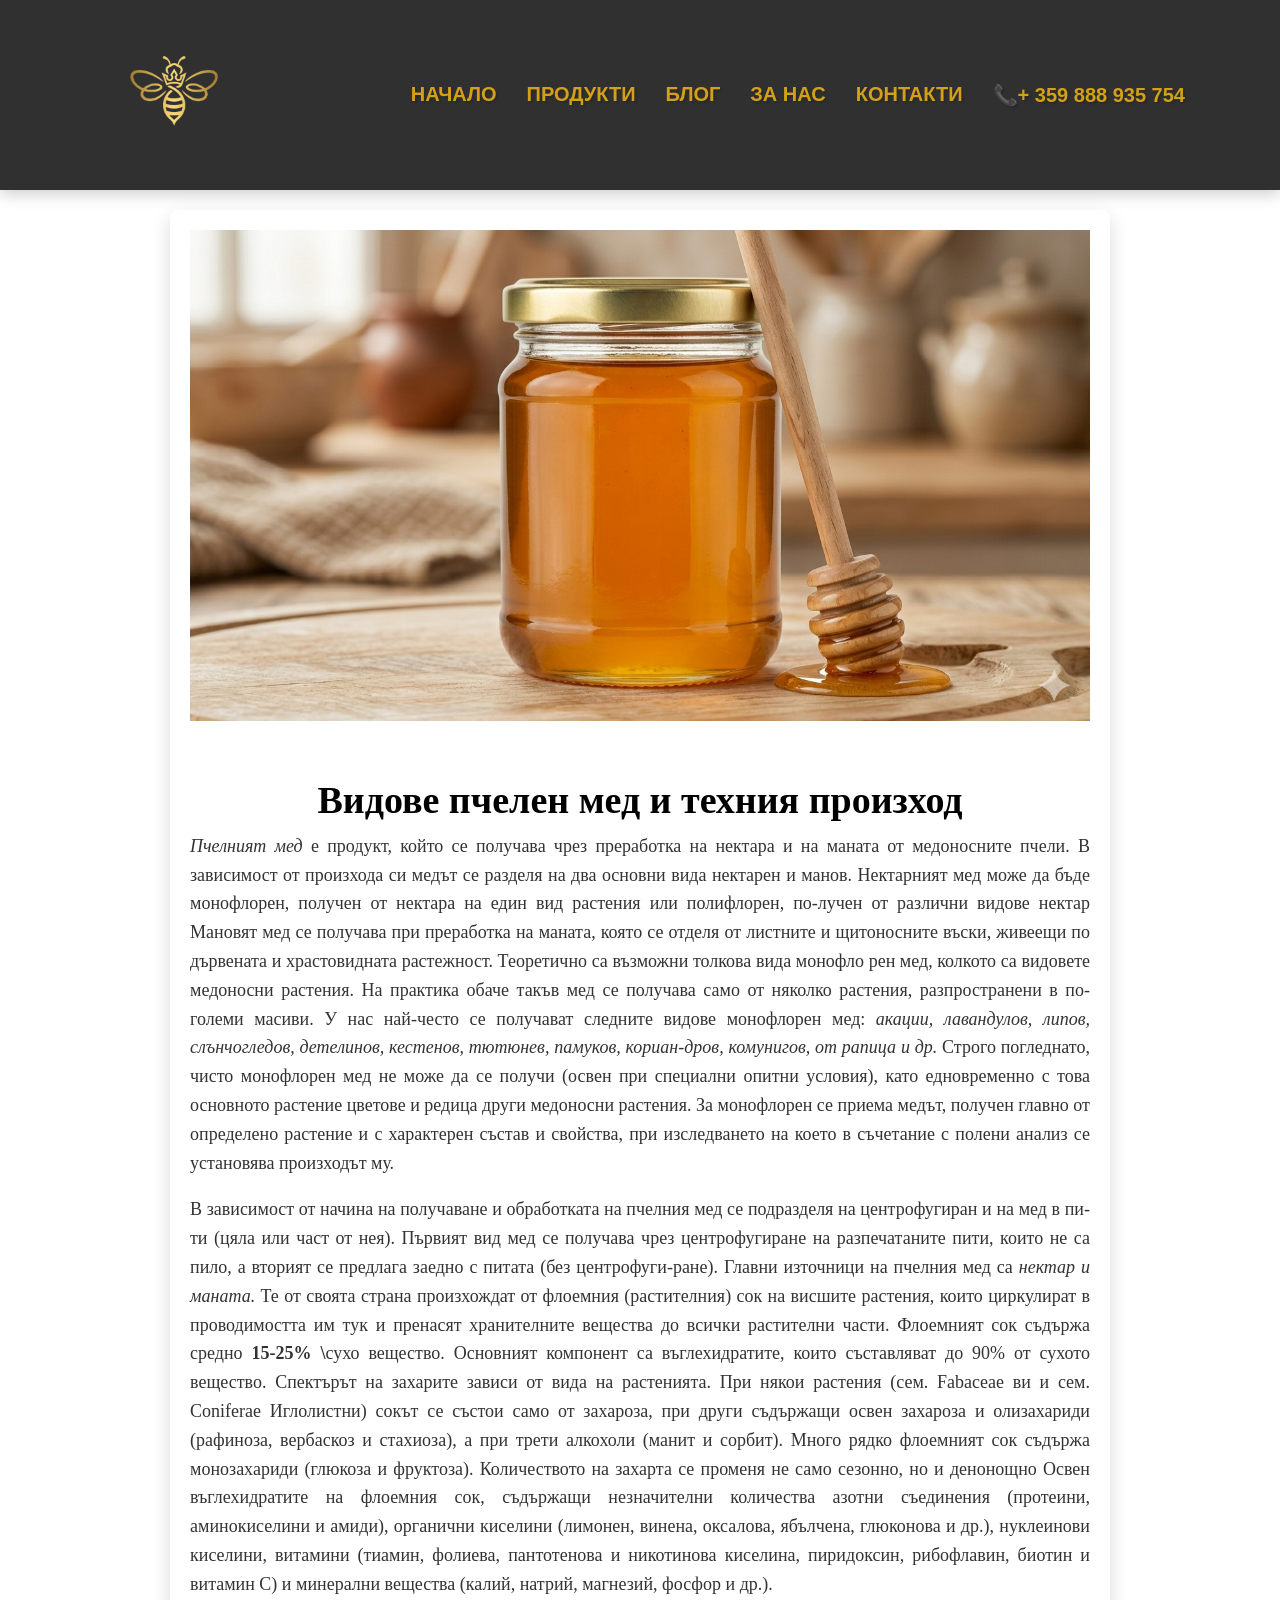
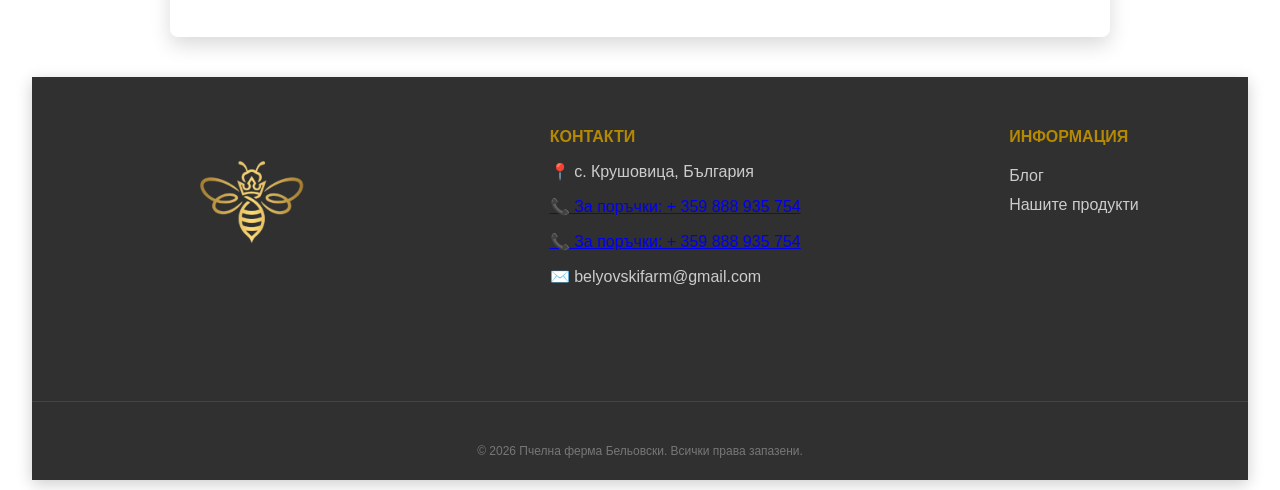
<file: st4.html>
<!DOCTYPE html>
<html lang="bg">
<head>
    <meta charset="UTF-8">
    <meta name="viewport" content="width=device-width, initial-scale=1.0">
    <title>Пчелен Мед - Дипломен проект</title>
    <link rel="stylesheet" href="st1.css">
</head>
<body>
<header class="headerContainer">
     <div class="logo">
         <a href="index.html" class="logo-link">
    <img src="logo3.png" alt="logo">
</a>
    </div>
<nav class="navbar">
    <ul>
                <li><a href="index.html">Начало</a></li>
                <li><a href="products.html">Продукти</a></li>
                <li><a href="blog.html">Блог</a></li>
                <li><a href="zanas.html">За нас</a></li>
                <li><a href="contacts.html">Контакти</a></li>
                <li><a href="tel:+359 888 935 754" class="tel-button">📞+ 359 888 935 754 </a></li>
    </ul>
</nav>
</header>

<section id="products">
<section class="products-section">
    <h2 class="section-title"></h2>
    <div class="products-container">
        <div class="product-card">
            <div class="product-image">
                <img src="statii/st4.png" alt="Статия 4">
            </div>
            <h3><b>Видове пчелен мед и техния произход</b></h3>
            <span class="st1-text"><i>Пчелният мед</i> е продукт, който се получава чрез преработка на нектара и на маната от медоносните пчели. 
                В зависимост от произхода си медът се разделя на два основни вида нектарен и манов. Нектарният мед може да бъде монофлорен, получен от 
                нектара на един вид растения или полифлорен, по-лучен от различни видове нектар Мановят мед се получава при преработка на маната, която 
                се отделя от листните и щитоносните въски, живеещи по дървената и храстовидната растежност. Теоретично са възможни толкова вида монофло 
                рен мед, колкото са видовете медоносни растения. На практика обаче такъв мед се получава само от няколко растения, разпространени в по-големи 
                масиви. У нас най-често се получават следните видове монофлорен мед: <i>акации, лавандулов, липов, слънчогледов, детелинов, кестенов, тютюнев, 
                памуков, кориан-дров, комунигов, от рапица и др.</i> Строго погледнато, чисто монофлорен мед не може да се получи (освен при специални опитни условия), 
                като едновременно с това основното растение цветове и редица други медоносни растения. За монофлорен се приема медът, получен главно от определено 
                растение и с характерен състав и свойства, при изследването на което в съчетание с полени анализ се установява произходът му.

<p>В зависимост от начина на получаване и обработката на пчелния мед се подразделя на центрофугиран и на мед в пи-ти (цяла или част от нея). Първият вид мед се 
получава чрез центрофугиране на разпечатаните пити, които не са пило, а вторият се предлага заедно с питата (без центрофуги-ране).

Главни източници на пчелния мед сa <i>нектар и маната.</i> Те от своята страна произхождат от флоемния (растителния) сок на висшите растения, които циркулират в проводимостта 
им тук и пренасят хранителните вещества до всички растителни части. Флоемният сок съдържа средно <b>15-25% \</b>сухо вещество. Основният компонент са въглехидратите, 
които съставляват до 90% от сухото вещество. Спектърът на захарите зависи от вида на растенията. При някои растения (сем. Fabaceae ви и сем. Coniferae Иглолистни) 
сокът се състои само от захароза, при други съдържащи освен захароза и олизахариди (рафиноза, вербаскоз и стахиоза), а при трети алкохоли (манит и сорбит). Много 
рядко флоемният сок съдържа монозахариди (глюкоза и фруктоза). Количеството на 
захарта се променя не само сезонно, но и денонощно Освен въглехидратите на флоемния сок, съдържащи незначителни количества азотни съединения (протеини, 
аминокиселини и амиди), органични киселини (лимонен, винена, оксалова, ябълчена, глюконова и др.), нуклеинови киселини, витамини (тиамин, фолиева, пантотенова
 и никотинова киселина, пиридоксин, рибофлавин, биотин и витамин С) и минерални вещества (калий, натрий, магнезий, фосфор и др.).</p>

    <a href="st1.html" class="read-more-btn">
            </a>
        </div>
    </div>

    <div id="disqus_thread"></div>
<script>
    /**
    *  RECOMMENDED CONFIGURATION VARIABLES: EDIT AND UNCOMMENT THE SECTION BELOW TO INSERT DYNAMIC VALUES FROM YOUR PLATFORM OR CMS.
    *  LEARN WHY DEFINING THESE VARIABLES IS IMPORTANT: https://disqus.com/admin/universalcode/#configuration-variables    */
    /*
    var disqus_config = function () {
    this.page.url = PAGE_URL;  // Replace PAGE_URL with your page's canonical URL variable
    this.page.identifier = PAGE_IDENTIFIER; // Replace PAGE_IDENTIFIER with your page's unique identifier variable
    };
    */
    (function() { // DON'T EDIT BELOW THIS LINE
    var d = document, s = d.createElement('script');
    s.src = 'https://pchelnafermabelyovski.disqus.com/embed.js';
    s.setAttribute('data-timestamp', +new Date());
    (d.head || d.body).appendChild(s);
    })();
</script>
<noscript>Please enable JavaScript to view the <a href="https://disqus.com/?ref_noscript">comments powered by Disqus.</a></noscript>


</section>
</section>
<section id="contacts">
<footer class="site-footer">
    <div class="footer-content">
        <div class="footer-logo">
            <img src="logo3.png" alt="logobez">
        </div>
        <div class="footer-info">
            <h4>КОНТАКТИ</h4>
            <p>📍 с. Крушовица, България</p>
            <p><a href="tel:+359 888 935 754" class="tel-button">
            📞 За поръчки: + 359 888 935 754
            </a></p>
           <p><a href="tel:+359 887 997 075" class="tel-button">
            📞 За поръчки: + 359 888 935 754
            </a></p>
            <p>✉️ belyovskifarm@gmail.com</p>
        </div>
        <div class="footer-links">
            <h4>ИНФОРМАЦИЯ</h4>
            <ul>
                <li><a href="blog.html">Блог</a></li>
                <li><a href="contacts.html">Нашите продукти</a></li>
            </ul>
        </div>
    </div>
    <div class="footer-bottom">
        <p>&copy; 2026 Пчелна ферма Бельовски. Всички права запазени.</p>
    </div>
   
</footer>
</section>
<script id="dsq-count-scr" src="//pchelnafermabelyovski.disqus.com/count.js" async></script>

<script type="text/javascript">
var _smartsupp = _smartsupp || {};
_smartsupp.key = '2fd356f5f9231834826fb95ea70d4e14148e842f';
window.smartsupp||(function(d) {
  var s,c,o=smartsupp=function(){ o._.push(arguments)};o._=[];
  s=d.getElementsByTagName('script')[0];c=d.createElement('script');
  c.type='text/javascript';c.charset='utf-8';c.async=true;
  c.src='https://www.smartsuppchat.com/loader.js?';s.parentNode.insertBefore(c,s);
})(document);
</script>
<noscript>Powered by <a href="https://www.smartsupp.com" target="_blank">Smartsupp</a></noscript>


</body>
</html>
</file>
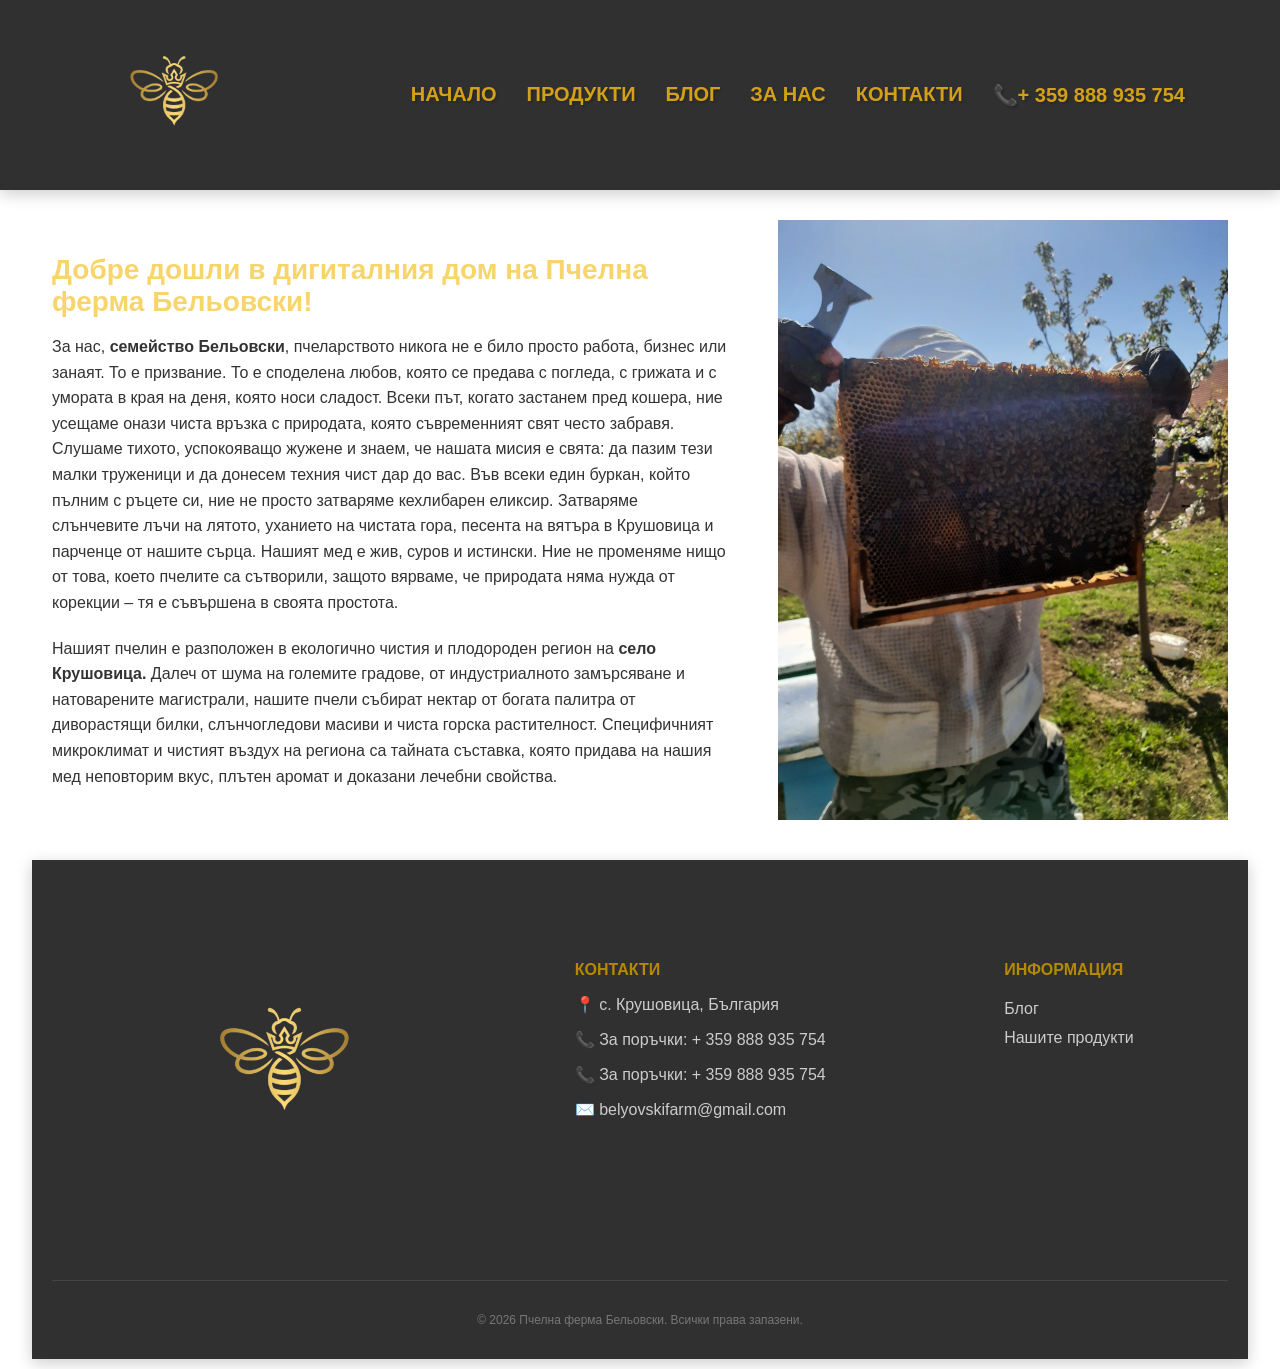
<file: zanas.html>
<!DOCTYPE html>
<html lang="bg">
<head>
    <meta charset="UTF-8">
    <meta name="viewport" content="width=device-width, initial-scale=1.0">
    <title>Пчелен Мед - Дипломен проект</title>
    <link rel="stylesheet" href="zanas.css">
</head>
<body>
<header class="headerContainer">
    <div class="logo">
         <a href="index.html" class="logo-link">
    <img src="logo3.png" alt="logo">
</a>
    </div>
    <button class="hamburgerButton">☰</button>
<nav class="navbar">
    <ul>
                <li><a href="index.html">Начало</a></li>
                <li><a href="products.html">Продукти</a></li>
                <li><a href="blog.html">Блог</a></li>
                <li><a href="zanas.html">За нас</a></li>
                <li><a href="contacts.html">Контакти</a></li>
                <li><a href="tel:+359 888 935 754" class="tel-button">📞+ 359 888 935 754 </a></li>
                
    </ul>
</nav>
</header>
<section class="zaglavna">

        

<section id="map-container">
    
    <div class="map-text-box">
        <h2>Добре дошли в дигиталния дом на Пчелна ферма Бельовски!</h2>
        

            <p>За нас, <b>семейство Бельовски</b>, пчеларството никога не е било просто работа, бизнес или занаят. То е призвание. 
                То е споделена любов, която се предава с погледа, с грижата и с умората в края на деня, която носи сладост. 
                Всеки път, когато застанем пред кошера, ние усещаме онази чиста връзка с природата, която съвременният свят 
                често забравя. Слушаме тихото, успокояващо жужене и знаем, че нашата мисия е свята: 
                да пазим тези малки труженици и да донесем техния чист дар до вас. Във всеки един буркан, който пълним с ръцете си, 
                ние не просто затваряме кехлибарен еликсир. Затваряме слънчевите лъчи на лятото, уханието на чистата гора, песента на 
                вятъра в Крушовица и парченце от нашите сърца. Нашият мед е жив, суров и истински. Ние не променяме нищо от това, което 
                пчелите са сътворили, защото вярваме, че природата няма нужда от корекции – тя е съвършена в своята простота.</p>

                <p>Нашият пчелин е разположен в екологично чистия и плодороден регион на <b>село Крушовица.</b> Далеч от 
            шума на големите градове, от индустриалното замърсяване и натоварените магистрали, нашите пчели 
            събират нектар от богата палитра от диворастящи билки, слънчогледови масиви и чиста горска растителност. 
            Специфичният микроклимат и чистият въздух на региона са тайната съставка, която придава на нашия мед 
            неповторим вкус, плътен аромат и доказани лечебни свойства.</p>
    
        
        <ul class="contact-details">
            
        </ul>
    </div>

    <div class="picture">
         <img src="zanas/23379.JPG">
    </div>



 
</section>

<section id="contacts">
<footer class="site-footer">
    <div class="footer-content">
        <div class="footer-logo">
            <img src="logo3.png" alt="logobez">
        </div>
        <div class="footer-info">
            <h4>КОНТАКТИ</h4>
            <p>📍 с. Крушовица, България</p>
            <p><a href="tel:+359 888 935 754" class="tel-button">
            📞 За поръчки: + 359 888 935 754
            </a></p>
           <p><a href="tel:+359 887 997 075" class="tel-button">
            📞 За поръчки: + 359 888 935 754
            </a></p>
            <p>✉️ belyovskifarm@gmail.com</p>
        </div>
        <div class="footer-links">
            <h4>ИНФОРМАЦИЯ</h4>
            <ul>
                <li><a href="blog.html">Блог</a></li>
                <li><a href="products.html">Нашите продукти</a></li>
            </ul>
        </div>
    </div>
    <div class="footer-bottom">
        <p>&copy; 2026 Пчелна ферма Бельовски. Всички права запазени.</p>
    </div>
</footer>
</section>
</section>

<script>
const hamburger = document.querySelector('.hamburgerButton');
const navLinks = document.querySelector('.navbar'); // <--- Тук променихме името на .navbar

hamburger.addEventListener('click', () => {
    navLinks.classList.toggle('active');
});
</script>
</body>
</html>
</file>
<file: style.css>
@view-transition {
  navigation: auto;
}
html {
    scroll-behavior: smooth; 
}


body {
    margin: 0;
    font-family: Arial, sans-serif;
}


.headerContainer {
    display: flex;
    justify-content: space-between;
    align-items: center;
    width: 100%;        
    max-width: 1300px;
    margin: 0 auto;
    padding: 10px 20px;    
    box-sizing: border-box; 
    background-color: #303030;
    box-shadow: 0 4px 15px rgba(0, 0, 0, 0.2);
}

.logo img {
    height: 170px; 
    display: block;
    margin-left: 60px;
    padding: -20px;
}

.navbar ul {
    display: flex;       
    list-style: none;   
    margin-right: 75px;
    padding: 0;
}

.navbar li {
    margin-left: 30px; 
  text-shadow: 2px 2px 2px rgba(0, 0, 0, 0.15);
}

.navbar li {
    display: inline-block; 
    transition: transform 0.3s ease;
}

.navbar li:hover {
    transform: translateY(-5px);
}

.navbar a {
    text-decoration: none; 
    color: #d4a017;
    font-weight: bold;
    text-transform: uppercase;
    font-size: 20px;
}
.navbar a:hover {
    color: #8e6b11;
}

.zaglavna {
    background-color: white;
    width: 95%; 
    max-width: 1300px;
    margin: 10px auto;
    padding: 0;
    box-sizing: border-box;
}

.zaglavna img {
    width: 100%;        
    height: auto;      
    object-fit: cover;  
    object-position: center;
    display: block;
}

.headerContainer {
    position: sticky;    
    top: 0;        
    z-index: 1000;       
    background-color: #303030; 
} 
    

    

.hamburgerButton {
    display: none !important; 
}


@media screen and (max-width: 768px) {
    .hamburgerButton {
        display: block !important;
        background: #f7d56a !important; 
        color: #333333 !important; 
        border: none !important;
        border-radius: 6px !important;
        padding: 6px 12px !important;
        font-size: 24px !important;
        cursor: pointer !important;
    }

    .navbar {
        display: none !important;
        width: 100% !important;
        order: 3 !important;
    }

    .navbar.active {
        display: block !important;
    }

    .navbar ul {
        display: flex !important;
        flex-direction: column !important;
        align-items: center !important;
        width: 100% !important;   
        padding: 20px 0 !important;
        margin: 15px 0 0 0 !important;
        background-color: #333333 !important;
        border-radius: 8px !important;
        list-style-type: none !important;
        box-shadow: 0px 4px 10px rgba(0, 0, 0, 0.1); 
    }

    .navbar ul li {
        margin: 12px 0 !important;
        width: 100% !important;
        text-align: center !important; 
    }

    .headerContainer .logo {
        margin: 0 !important;
        padding: 0 !important;
        display: flex !important;
        justify-content: flex-start !important;
        width: auto !important;
    }

    .headerContainer .logo img {
        margin: 0 !important;
        padding: 0 !important;
        display: block !important;
        max-height: 120px !important; 
        width: auto !important;
    }
}



.features-section {
    padding: 50px 20px;
    background-color: #f9f9f9;
    display: flex;
    justify-content: center;
}

.features-container {
    display: flex;
    gap: 20px; 
    max-width: 1100px;
    width: 100%;
    justify-content: space-between;
}

.feature-card {
    background: #ffffff;
    padding: 30px 20px;
    flex: 1; 
    text-align: center;
    border-radius: 8px; 
    box-shadow: 0 8px 20px rgba(0, 0, 0, 0.15);
    transition: transform 0.3s ease;
}


.feature-card:hover {
    transform: translateY(-5px);
}

/* Иконата */
.feature-card .icon img {
    width: 50px;
    height: auto;
    margin-bottom: 15px;
}

/* Заглавието */
.feature-card h3 {
    font-size: 16px;
    color: #333;
    margin-bottom: 10px;
    font-family: Arial, sans-serif;
    letter-spacing: 1px;
}

/* Текст под заглавието */
.feature-card p {
    font-size: 14px;
    color: #777;
    margin: 0;
}

@media (max-width: 768px) {
    .features-container {
        flex-direction: column; 
    }
}

.products-section {
    padding: 60px 20px;
    background-color: #fff;
    text-align: center;
}

.section-title {
    font-size: 24px;
    margin-bottom: 40px;
    letter-spacing: 2px;
    color: #333;
}

.products-container {
    display: flex;
    justify-content: center;
    gap: 20px;
    flex-wrap: wrap;
    max-width: 1500px;
    margin: 0 auto;
}

.product-card {
    background: #ffffff;
    padding: 20px;
    width: 300px;
    border-radius: 8px;
    border: none; 
    box-shadow: 0 8px 20px rgba(0, 0, 0, 0.15); 
    transition: all 0.3s ease;
    text-align: center;
}

.product-card:hover {
    transform: translateY(-10px);
    box-shadow: 0 12px 25px rgba(0, 0, 0, 0.25);
}

.product-image img {
    width: 100%;
    height: auto;
    margin-bottom: 15px;
}

.product-card h3 {
    font-size: 16px;
    margin-bottom: 10px;
}

.price {
    display: block;
    font-weight: bold;
    color: #b58900;
    margin-bottom: 15px;
}

.buy-btn {
    background: #333;
    color: #fff;
    border: none;
    padding: 10px 20px;
    cursor: pointer;
    width: 100%;
    font-weight: bold;
    border-radius: 8px;
}

.buy-btn:hover {
    background: #b58900;
}
.product-card a {
    text-decoration: none !important;
    color: inherit !important;
}

.site-footer {
    background: #303030;
    color: #ccc;
    padding: 50px 20px 20px;
}

footer { 
    background-color: #303030;
    width: 100%; 
    max-width: 1300px; 
    margin: 0 auto; 
    margin-top: 40px; 
    margin-bottom: 10px; 
    box-sizing: border-box;
    box-shadow: 0 4px 15px rgba(0, 0, 0, 0.2);
}

.footer-content {
    display: flex;
    justify-content: space-around;
    flex-wrap: wrap;
    gap: 30px;
    padding: 30px 20px; 
}

.footer-logo img {
    width: 80px;
}

.footer-info h4, .footer-links h4 {
    color: #b58900;
    margin-bottom: 15px;
}

.footer-links ul {
    list-style: none;
    padding: 0;
}

.footer-links a {
    color: #ccc;
    text-decoration: none;
    font-size: 16px;
    line-height: 1.8;
}

.footer-links a:hover {
    color: #b58900;
}

.footer-bottom {
    text-align: center;
    margin-top: 40px;
    border-top: 1px solid #444;
    padding-top: 20px;
    font-size: 12px;
    color: #777;
}

.footer-logo img {
    width: 250px;
    height: auto;
    margin-bottom: 20px;
}
.call-button{
    border-radius: 8px;
    background-color: orange;
  color: white;
  padding: 10px 20px;
    font-size: 14px;
    border-color: orange;
    text-decoration: none !important;
 
}

.call-button:hover {
  
  background-color: #e67e22;
}
.tel-button{
    color: #ccc;
    text-decoration: none !important;

}


@media (max-width: 1024px) {
    .product-card {
        width: 45%;
    }
}

@media (max-width: 600px) {
    .product-card {
        width: 90%; 
        margin: 0 auto;
    }
    
    .section-title {
        font-size: 20px; 
         font-family: Garamond, serif;
    }
}
</file>
<file: blogstyle.css>
@view-transition {
  navigation: auto;
}
html {
    scroll-behavior: smooth; 
}

body {
    margin: 0;
    font-family: Arial, sans-serif;
}


.headerContainer {
    display: flex;
    justify-content: space-between;
    align-items: center;
    width: 100%;          
    max-width: 1300px;   
    margin: 0 auto;      
    padding: 10px 20px;    
    box-sizing: border-box; 
    background-color: #303030;
    box-shadow: 0 4px 15px rgba(0, 0, 0, 0.2);
}

.logo img {
    height: 170px; 
    display: block;
    margin-left: 20px; 
}

.navbar ul {
    display: flex;       
    list-style: none;   
    margin-right: 75px; 
    padding: 0;
}

.navbar li {
    margin-left: 30px; 
    text-shadow: 2px 2px 2px rgba(0, 0, 0, 0.15);
    display: inline-block; 
    transition: transform 0.3s ease; 
}

.navbar li:hover {
    transform: translateY(-5px);
}

.navbar a {
    text-decoration: none; 
    color: #d4a017;
    font-weight: bold;
    text-transform: uppercase;
    font-size: 20px;
}

.navbar a:hover {
    color: #8e6b11;
}


h1 {
    text-decoration: none; 
    color: #303030;
    font-weight: bold;
    font-size: 28px;
    font-family: 'Forum', serif;
    font-weight: 400;
    text-transform: uppercase; 
}
.headerContainer {
    position: sticky;     
    top: 0;               
    z-index: 1000;        
    background-color: #303030; 
} 
    

    

.hamburgerButton {
    display: none !important; 
}



@media screen and (max-width: 768px) {

    .hamburgerButton {
        display: block !important;
        background: #f7d56a !important; 
        color: #333333 !important;    
        border: none !important;
        border-radius: 6px !important;
        padding: 6px 12px !important;
        font-size: 24px !important;
        cursor: pointer !important;
    }

   
    .navbar {
        display: none !important;
        width: 100% !important;
        order: 3 !important;    
    }

    .navbar.active {
        display: block !important;
    }

    .navbar ul {
        display: flex !important;
        flex-direction: column !important;
        align-items: center !important;
        width: 100% !important;        
        padding: 20px 0 !important;
        margin: 15px 0 0 0 !important; 
        background-color: #333333 !important; 
        border-radius: 8px !important;
        list-style-type: none !important;
        box-shadow: 0px 4px 10px rgba(0, 0, 0, 0.1); 
    }

    .navbar ul li {
        margin: 12px 0 !important;
        width: 100% !important;
        text-align: center !important; 
    }

    .headerContainer .logo {
        margin: 0 !important;
        padding: 0 !important;
        display: flex !important;
        justify-content: flex-start !important;
        width: auto !important;
    }

    .headerContainer .logo img {
        margin: 0 !important;
        padding: 0 !important;
        display: block !important;
        max-height: 120px !important; 
        width: auto !important;
    }
}




.products-section {
    padding: 60px 20px;
    background-color: #fff;
    text-align: center;
}

.section-title {
    font-size: 24px;
    margin-bottom: 40px;
    letter-spacing: 2px;
    color: #333;
}

.products-section {
    padding: 60px 20px;
    background-color: #fff;
    text-align: center;
}

.section-title {
    font-size: 24px;
    margin-bottom: 40px;
    letter-spacing: 2px;
    color: #333;
}

.products-container {
    display: flex;
    justify-content: center;
    gap: 20px;
    flex-wrap: wrap;
    max-width: 1500px;
    margin: 0 auto;
    text-decoration: none;
}
.product-card-link, 
.product-card-link * {
    text-decoration: none !important;
    color: #303030;
}

.product-card {
    background: #ffffff;
    padding: 20px;
    width: 500px;
    border-radius: 8px; 
    border: none; 
    box-shadow: 0 8px 20px rgba(0, 0, 0, 0.15); 
    transition: all 0.3s ease;
    text-align: center;
}

.product-card:hover {
    transform: translateY(-10px);
    box-shadow: 0 12px 25px rgba(0, 0, 0, 0.25);
}

.product-image img {
    width: 100%;
    height: auto;
    margin-bottom: 15px;
    border-radius: 8px;
}

.product-card h3 {
    font-size: 16px;
    margin-bottom: 10px;
      font-family: Garamond, serif;
      text-decoration: none;
}

.buy-btn{
    border-radius: 8px;
    background-color: orange;
  color: white;
  padding: 10px 20px; 
    font-size: 14px;
    border-color: orange;
    text-decoration: none !important;
    
 
}
.buy-btn{
      font-family: Garamond, serif;
}

.buy-btn:hover {
  
  background-color: #e67e22;
}


footer { 
    background-color: #303030;
    width: 95%; 
    max-width: 1300px; 
    margin: 0 auto; 
    margin-top: 40px; 
    margin-bottom: 10px;
    padding-bottom: 10px; 
    box-sizing: border-box;
    box-shadow: 0 4px 15px rgba(0, 0, 0, 0.2);
}

.footer-content {
    display: flex;
    justify-content: space-around;
    flex-wrap: wrap;
    gap: 30px;
    padding: 30px 20px;
}

.footer-logo img {
    width: 120px;
}

.footer-info h4, .footer-links h4 {
    color: #b58900;
    margin-bottom: 15px;
}

.footer-links ul {
    list-style: none;
    padding: 0;
}

.footer-links a {
    color: #ccc;
    text-decoration: none;
    font-size: 16px;
    line-height: 1.8;
}
.footer-info{
    color: #ccc
}

.footer-links a:hover {
    color: #b58900;
}

.footer-bottom {
    text-align: center;
    margin-top: 40px;
    border-top: 1px solid #444;
    padding-top: 30px;
    font-size: 12px;
    color: #777;
}

.footer-logo img {
    width: 200px;
    height: auto;
    margin-bottom: 20px;
}
.tel-button{
    text-decoration: none;
    color:#ccc;
}
</file>
<file: honey1.css>
html {
    scroll-behavior: smooth; 
}

body {
    margin: 0;
    font-family: Arial, sans-serif;
}


.headerContainer {
    display: flex;
    justify-content: space-between;
    align-items: center;
    width: 100%; 
    max-width: 1300px; 
    margin: 0 auto;      
    padding: 10px 20px;    
    box-sizing: border-box; 
    background-color: #303030;
    box-shadow: 0 4px 15px rgba(0, 0, 0, 0.2);
}
 

.logo img {
    height: 170px; 
    display: block;
    margin-left: 60px; 
}

.navbar ul {
    display: flex;       
    list-style: none;   
    margin-right: 75px; 
    padding: 0;
}

.navbar li {
    margin-left: 30px; 
    text-shadow: 2px 2px 2px rgba(0, 0, 0, 0.15);
    display: inline-block; 
    transition: transform 0.3s ease; 
}

.navbar li:hover {
    transform: translateY(-5px);
}

.navbar a {
    text-decoration: none; 
    color: #d4a017;
    font-weight: bold;
    text-transform: uppercase;
    font-size: 20px;
}

.navbar a:hover {
    color: #8e6b11;
}

h1 {
    text-decoration: none; 
    color: #303030;
    font-weight: bold;
    font-size: 28px;
    font-family: 'Forum', serif;
    font-weight: 400;
    text-transform: uppercase; 
}
.headerContainer {
    position: sticky;     
    top: 0;   
    z-index: 1000;   
    background-color: #303030; 
}


.hamburgerButton {
    display: none !important; 
}


@media screen and (max-width: 768px) {


    .hamburgerButton {
        display: block !important;
        background: #f7d56a !important; 
        color: #333333 !important;    
        border: none !important;
        border-radius: 6px !important;
        padding: 6px 12px !important;
        font-size: 24px !important;
        cursor: pointer !important;
    }

    .navbar {
        display: none !important;
        width: 100% !important; 
        order: 3 !important;   
    }

    .navbar.active {
        display: block !important;
    }

    .navbar ul {
        display: flex !important;
        flex-direction: column !important;
        align-items: center !important;
        width: 100% !important;    
        padding: 20px 0 !important;
        margin: 15px 0 0 0 !important; 
        background-color: #333333 !important; 
        border-radius: 8px !important;
        list-style-type: none !important;
        box-shadow: 0px 4px 10px rgba(0, 0, 0, 0.1); 
    }

    .navbar ul li {
        margin: 12px 0 !important;
        width: 100% !important;
        text-align: center !important; 
    }

    .headerContainer .logo {
        margin: 0 !important;
        padding: 0 !important;
        display: flex !important;
        justify-content: flex-start !important;
        width: auto !important;
    }

    .headerContainer .logo img {
        margin: 0 !important;
        padding: 0 !important;
        display: block !important;
        max-height: 120px !important; 
        width: auto !important;
    }
}








.product-container {
    display: flex;        
    align-items: center;   
    gap: 50px;              
    max-width: 1000px;      
    margin: 50px auto;    
    margin-top: 50px;
    padding: 20px;
    text-align: center;
}

.product-image {
    width: 100%;
    max-width: 500px; 
    flex-shrink: 0;    /* Забранява на Flexbox системата да мачка кутията */
    margin:-90px;
}


.product-image img {
    width: 100% !important;   
    height: auto !important; 
    border-radius: 10px;    
}


.product-info {
    flex: 1;              
}


.price {
    display: block;
    font-size: 24px;
    font-weight: bold;
    color: #e67e22;         
    margin-top: 20px;
}
.call-button{
    border-radius: 8px;
    background-color: orange;
  color: white;
  padding: 10px 20px;   
    font-size: 14px;
    border-color: orange;
    text-decoration: none !important;
 
}

.call-button:hover {
  
  background-color: #e67e22;
}
.tel-button{
    color: #ccc;
    text-decoration: none !important;

}
/* АДАПТИВНОСТ: Как да изглежда на телефони */
@media (max-width: 768px) {
    .product-container {
        flex-direction: column; /* На малък екран ги подрежда едно под друго */
        text-align: center;     /* Центрира текста */
        gap: 20px;
    }
}

.features-section {
    padding: 50px 0px;
    background-color: #f9f9f9; /* Лек сив фон за контраст */
    display: flex;
    justify-content: center;
}

.features-container {
    display: flex;
    gap: 20px; /* Разстояние между картичките */
    max-width: 1100px;
    width: 100%;
    justify-content: space-between;
}

/* Стил на отделната картичка */
.feature-card {
    background: white;
    padding: 30px 20px;
    flex: 1; /* Прави картичките еднакво широки */
    text-align: center;
    border-radius: 8px; 
    box-shadow: 0 8px 20px rgba(0, 0, 0, 0.15);
    transition: transform 0.3s ease;
}

/* Ефект при посочване с мишката */
.feature-card:hover {
    transform: translateY(-5px);
}

/* Иконата */
.feature-card .icon img {
    width: 50px;
    height: auto;
    margin-bottom: 15px;
}

/* Заглавието */
.feature-card h3 {
    font-size: 16px;
    color: #333;
    margin-bottom: 10px;
    font-family: Arial, sans-serif;
    letter-spacing: 1px;
}

/* Текст под заглавието */
.feature-card p {
    font-size: 14px;
    color: #777;
    margin: 0;
}

/* Адаптивност за мобилни устройства */
@media (max-width: 768px) {
    .features-container {
        flex-direction: column; /* Картичките стават една под друга на телефон */
    }
}

.product-details-box {
    font-family: Arial, sans-serif;
    max-width: 450px;
    padding: 20px;
}

/* Заглавието най-горе */
.product-main-title {
    font-size: 32px;
    color: #1a252c;
    margin-bottom: 25px;
}

/* Редовете с текст */
.feature-line {
    font-size: 16px;
    color: #333;
    margin-bottom: 15px; /* Разстояние между редовете */
}

/* Цената */
.honey-price {
    font-size: 28px;
    font-weight: bold;
    color: #a47c24; /* Меден цвят */
    margin-top: 25px;
}



footer { 
    background-color: #303030;
    
    /* СЪЩИТЕ РАЗМЕРИ КАТО НА НАВ БАРА */
    width: 95%; 
    max-width: 1300px; 
    margin: 0 auto; /* Центрира го */
    
    /* Добавяме малко разстояние отдолу и отгоре, за да не е залепен за екрана или продуктите */
    margin-top: 40px; 
    margin-bottom: 10px;
    padding-bottom: 10px; 
    
    box-sizing: border-box;
    /* Ако искаш същата сянка като на нав бара, добави и това: */
    box-shadow: 0 4px 15px rgba(0, 0, 0, 0.2);
}

/* Вътрешното съдържание вече няма нужда да ограничава ширината, защото главният футър го прави */
.footer-content {
    display: flex;
    justify-content: space-around;
    flex-wrap: wrap;
    gap: 30px;
    padding: 30px 20px; /* Разстояния вътре във футъра */
}

.footer-logo img {
    width: 120px;
}

.footer-info h4, .footer-links h4 {
    color: #b58900;
    margin-bottom: 15px;
}

.footer-links ul {
    list-style: none;
    padding: 0;
}

.footer-links a {
    color: #ccc;
    text-decoration: none;
    font-size: 16px;
    line-height: 1.8;
}
.footer-info{
    color: #ccc
}

.footer-links a:hover {
    color: #b58900;
}

.footer-bottom {
    text-align: center;
    margin-top: 40px;
    border-top: 1px solid #444;
    padding-top: 30px;
    font-size: 12px;
    color: #777;
}

.footer-logo img {
    width: 200px; /* Увеличи от 80px на 120px или повече */
    height: auto;
    margin-bottom: 20px;
}






/* За таблети и малки лаптопи */
@media (max-width: 1024px) {
    .product-card {
        width: 45%; /* Ще се събират по две на ред */
    }
}

/* За мобилни телефони */
@media (max-width: 600px) {
    .product-card {
        width: 90%; /* Ще заемат почти целия екран и ще са една под друга */
        margin: 0 auto;
    }
    
    .section-title {
        font-size: 20px; /* Намаляваме заглавието, за да не е огромно */
    }
}


@media (max-width: 768px) {
    .slider {
        flex-direction: column; /* На малък екран ги подрежда едно под друго */
        text-align: center;     /* Центрира текста */
        gap: 20px;
    }
}



.products {
    max-width: 1200px;  /* Ограничава максималната ширина на компютър */
    margin: 50px auto;  /* Центрира секцията на екрана и отваря разстояние отгоре и отдолу */
    padding: 0 20px;    /* Предпазва съдържанието от залепване за краищата на екрана */
    width: 100%;
    box-sizing: border-box;
}


* {
    box-sizing: border-box;
}

/* Секцията-контейнер, която държи всичко */
.products {
    max-width: 1200px;
    margin: 40px auto;
    padding: 0 20px;
    width: 100%;
}

/* Твоята таблица (на компютър) */
table.slider {
    width: 100%;
    margin: 20px auto 0 auto; /* Махаме твърдото 150px отляво, за да се центрира красиво */
    border-collapse: collapse;
}

/* Лявата колона (където е слайдерът) */
table.slider td:first-child {
    width: 450px; /* Заковаваме слайдера да е голям точно толкова */
}

/* Дясната колона (където е текстът) */
.right-colomn {
    padding-left: 50px; /* Намалих го от 200px на 50px, за да изглежда луксозно, без да чупи екрана */
    vertical-align: top;
}


.slideshow-container {
    max-width: 450px; /* Контролира големината на слайдера */
    position: relative;
    margin: 0 auto;
    width: 100%;
}

.mySlides {
    display: none;
}

/* Снимките вътре в слайдера */
.slideshow-container img {
    width: 100%;
    height: auto;
    display: block;
}

/* Бутоните Напред/Назад */
.prev, .next {
    cursor: pointer;
    position: absolute;
    top: 50%; /* Поправяме го на 50%, за да се центрират стрелките върху снимката */
    width: auto;
    margin-top: -22px;
    padding: 16px;
    color: white;
    font-weight: bold;
    font-size: 18px;
    transition: 0.6s ease;
    border-radius: 0 3px 3px 0;
    user-select: none;
}

.next {
    right: 0;
    border-radius: 3px 0 0 3px;
}
.prev {
    left: 0;
    border-radius: 0 3px 3px 0;
}

.prev:hover, .next:hover {
    background-color: rgba(0,0,0,0.8);
}

/* Текст и номерация */
.text {
    color: #f2f2f2;
    font-size: 15px;
    padding: 8px 12px;
    position: absolute;
    bottom: 8px;
    width: 100%;
    text-align: center;
}

.numbertext {
    color: #f2f2f2;
    font-size: 12px;
    padding: 8px 12px;
    position: absolute;
    top: 0;
}

/* Точките отдолу */
.dot {
    cursor: pointer;
    height: 15px;
    width: 15px;
    margin: 0 2px;
    background-color: #bbb;
    border-radius: 50%;
    display: inline-block;
    transition: background-color 0.6s ease;
}

.active, .dot:hover {
    background-color: #717171;
}

.fade {
    animation-name: fade;
    animation-duration: 1.5s;
}

@keyframes fade {
    from {opacity: .4}
    to {opacity: 1}
}


@media screen and (max-width: 768px) {
    
    .products {
        padding: 0 15px;
    }

    /* Насила чупим таблицата, за да паднат колоните една под друга */
    .products table.slider,
    .products table.slider tr,
    .products table.slider td {
        display: block !important;
        width: 100% !important;
    }

    /* Нулираме гадните маржини на таблицата на телефон */
    table.slider {
        margin: 10px auto !important;
    }

    /* Оправяме текста: Махаме грамадното празно пространство отляво */
    .right-colomn {
        padding-left: 0 !important;
        margin-top: 25px; /* Слагаме малко разстояние между слайдера и текста */
    }

    /* Задължаваме слайдера и снимките да се свият до размера на телефонния екран */
    .slideshow-container {
        max-width: 100% !important;
    }
}
</file>
<file: contacts.css>
@view-transition {
  navigation: auto;
}
html {
    scroll-behavior: smooth;
}


body {
    margin: 0;
    font-family: Arial, sans-serif;
}
.products-container{
    width: 95%;
}


.headerContainer {
    display: flex;
    justify-content: space-between;
    align-items: center;
    width: 100%;           
    max-width: 1300px;   
    margin: 0 auto; 
    padding: 10px 20px;    
    box-sizing: border-box; 
    background-color: #303030;
    box-shadow: 0 4px 15px rgba(0, 0, 0, 0.2);
}

.logo img {
    height: 170px; 
    display: block;
    margin-left: 60px;
    padding: -20px;
}

.navbar ul {
    display: flex;       
    list-style: none;   
    margin-right: 75px;
    padding: 0;
}

.navbar li {
    margin-left: 30px; 
  text-shadow: 2px 2px 2px rgba(0, 0, 0, 0.15);
}

.navbar li {
    display: inline-block; 
    transition: transform 0.3s ease; 
}

.navbar li:hover {
    transform: translateY(-5px);
}

.navbar a {
    text-decoration: none; 
    color: #d4a017;
    font-weight: bold;
    text-transform: uppercase;
    font-size: 20px;
}
.navbar a:hover {
    color: #8e6b11;
}

.zaglavna {
    background-color: white;
    width: 95%;          
    max-width: 1300px; 
    margin: 10px auto;
    padding: 0;
    box-sizing: border-box;
}

.zaglavna img {
    width: 100%;        
    height: auto;      
    object-fit: cover;  
    object-position: center;
    display: block;
}

.headerContainer {
    position: sticky;  
    top: 0;
    z-index: 1000; 
    background-color: #303030; 
} 
    

    

.hamburgerButton {
    display: none !important; 
}



@media screen and (max-width: 768px) {

    .hamburgerButton {
        display: block !important;
        background: #f7d56a !important; 
        color: #333333 !important;     
        border: none !important;
        border-radius: 6px !important;
        padding: 6px 12px !important;
        font-size: 24px !important;
        cursor: pointer !important;
    }

    .navbar {
        display: none !important;
        width: 100% !important; 
        order: 3 !important;    
    }

    
    .navbar.active {
        display: block !important;
    }

    .navbar ul {
        display: flex !important;
        flex-direction: column !important;
        align-items: center !important;
        width: 100% !important;       
        padding: 20px 0 !important;
        margin: 15px 0 0 0 !important;
        background-color: #333333 !important; 
        border-radius: 8px !important;
        list-style-type: none !important;
        box-shadow: 0px 4px 10px rgba(0, 0, 0, 0.1); 
    }

    .navbar ul li {
        margin: 12px 0 !important;
        width: 100% !important;
        text-align: center !important; 
    }

    .headerContainer .logo {
        margin: 0 !important;
        padding: 0 !important;
        display: flex !important;
        justify-content: flex-start !important;
        width: auto !important;
    }

    .headerContainer .logo img {
        margin: 0 !important;
        padding: 0 !important;
        display: block !important;
        max-height: 120px !important; 
        width: auto !important;
    }
}
#map-container {
    display: flex !important;
    flex-direction: row;        
    align-items: center; 
    justify-content: space-between;
    max-width: 1586px; 
    margin: 40px 80px;
    padding: 0 20px;
    gap: 50px;
    box-sizing: border-box;
}

.map-text-box {
    flex: 1;         
    color: #333333;
}
.map-text-box h2 {
    font-size: 28px;
    margin-bottom: 15px;
    color: #f7d56a; 
}
.map-text-box p {
    font-size: 16px;
    line-height: 1.6;
    margin-bottom: 20px;
}
.contact-details {
    list-style: none;
    padding: 0;
}
.contact-details li {
    margin-bottom: 10px;
    font-size: 16px;
}

.map-iframe-wrapper {
    flex: 1; 
}
.map-iframe-wrapper iframe {
    width: 100% !important;
    height: 400px;
    border: none !important;
    border-radius: 12px; 
    box-shadow: 0px 6px 20px rgba(0, 0, 0, 0.07); 
}

.site-footer {
    background: #303030; 
    color: #ccc;
    padding: 50px 20px 20px;
}

footer { 
    background-color: #303030;
    width: 100%; 
    max-width: 1300px; 
    margin: 0 auto; 
    margin-top: 40px; 
    margin-bottom: 10px; 
    box-sizing: border-box;
    box-shadow: 0 4px 15px rgba(0, 0, 0, 0.2);
}

.footer-content {
    display: flex;
    justify-content: space-around;
    flex-wrap: wrap;
    gap: 30px;
    padding: 30px 20px; 
}

.footer-logo img {
    width: 80px;
}

.footer-info h4, .footer-links h4 {
    color: #b58900;
    margin-bottom: 15px;
}

.footer-links ul {
    list-style: none;
    padding: 0;
}

.footer-links a {
    color: #ccc;
    text-decoration: none;
    font-size: 16px;
    line-height: 1.8;
}

.footer-links a:hover {
    color: #b58900;
}

.footer-bottom {
    text-align: center;
    margin-top: 40px;
    border-top: 1px solid #444;
    padding-top: 20px;
    font-size: 12px;
    color: #777;
}

.footer-logo img {
    width: 250px; 
    height: auto;
    margin-bottom: 20px;
}
.call-button{
    border-radius: 8px;
    background-color: orange;
  color: white;
  padding: 10px 20px; 
    font-size: 14px;
    border-color: orange;
    text-decoration: none !important;
 
}

.call-button:hover {
  
  background-color: #e67e22;
}
.tel-button{
    color: #ccc;
    text-decoration: none !important;

}


@media (max-width: 1024px) {
    .product-card {
        width: 45%;
    }
}

@media (max-width: 600px) {
    .product-card {
        width: 90%; 
        margin: 0 auto;
    }
    
    .section-title {
        font-size: 20px; 
         font-family: Garamond, serif;
    }
}
</file>
<file: products.css>
html {
    scroll-behavior: smooth;
}


body {
    margin: 0;
    font-family: Arial, sans-serif;
}


.headerContainer {
    display: flex;
    justify-content: space-between;
    align-items: center;
    width: 100%;           
    max-width: 1300px;  
    margin: 0 auto;       
    padding: 10px 20px;    
    box-sizing: border-box; 
    background-color: #303030;
    box-shadow: 0 4px 15px rgba(0, 0, 0, 0.2);
}
.headerContainer {
    position: sticky;     
    top: 0;               
    z-index: 1000;        
    background-color: #303030; 
}
.logo img {
    height: 170px; 
    display: block;
    margin-left: 60px;
    padding: -20px;
}

.navbar ul {
    display: flex;       
    list-style: none;   
    margin-right: 75px;
    padding: 0;
}

.navbar li {
    margin-left: 30px; 
  text-shadow: 2px 2px 2px rgba(0, 0, 0, 0.15);
}

.navbar li {
    display: inline-block; 
    transition: transform 0.3s ease; 
}

.navbar li:hover {
    transform: translateY(-5px);
}

.navbar a {
    text-decoration: none; 
    color: #d4a017;
    font-weight: bold;
    text-transform: uppercase;
    font-size: 20px;
}
.navbar a:hover {
    color: #8e6b11;
}


.products-section {
    padding: 60px 20px;
    background-color: #fff;
    text-align: center;
}

.section-title {
    font-size: 24px;
    margin-bottom: 40px;
    letter-spacing: 2px;
    color: #333;
}

.products-container {
    display: flex;
    justify-content: center;
    gap: 20px;
    flex-wrap: wrap;
    max-width: 1500px;
    margin: 0 auto;
}
.hamburgerButton {
    display: none !important; 
}

@media screen and (max-width: 768px) {

    .hamburgerButton {
        display: block !important;
        background: #f7d56a !important; 
        color: #333333 !important;    
        border: none !important;
        border-radius: 6px !important;
        padding: 6px 12px !important;
        font-size: 24px !important;
        cursor: pointer !important;
    }

    .navbar {
        display: none !important;
        width: 100% !important; 
        order: 3 !important;   
    }

    .navbar.active {
        display: block !important;
    }

    .navbar ul {
        display: flex !important;
        flex-direction: column !important;
        align-items: center !important;
        width: 100% !important;    
        padding: 20px 0 !important;
        margin: 15px 0 0 0 !important; 
        background-color: #333333 !important;
        border-radius: 8px !important;
        list-style-type: none !important;
        box-shadow: 0px 4px 10px rgba(0, 0, 0, 0.1); 
    }

    .navbar ul li {
        margin: 12px 0 !important;
        width: 100% !important;
        text-align: center !important; 
    }

    .headerContainer .logo {
        margin: 0 !important;
        padding: 0 !important;
        display: flex !important;
        justify-content: flex-start !important;
        width: auto !important;
    }

    .headerContainer .logo img {
        margin: 0 !important;
        padding: 0 !important;
        display: block !important;
        max-height: 120px !important; 
        width: auto !important;
    }
}

.product-card {
    background: #ffffff;
    padding: 20px;
    width: 300px;
    border-radius: 8px; 
    border: none; 
    box-shadow: 0 8px 20px rgba(0, 0, 0, 0.15); 
    transition: all 0.3s ease;
    text-align: center;
}

.product-card:hover {
    transform: translateY(-10px);
    box-shadow: 0 12px 25px rgba(0, 0, 0, 0.25);
}

.product-image img {
    width: 100%;
    height: auto;
    margin-bottom: 15px;
}

.product-card h3 {
    font-size: 16px;
    margin-bottom: 10px;
}

.price {
    display: block;
    font-weight: bold;
    color: #b58900;
    margin-bottom: 15px;
}

.buy-btn {
    background: #333;
    color: #fff;
    border: none;
    padding: 10px 20px;
    cursor: pointer;
    width: 100%;
    font-weight: bold;
}

.buy-btn:hover {
    background: #b58900;
}
.product-card a {
    text-decoration: none !important;
    color: inherit !important;
}

.site-footer {
    background: black; 
    color: #ccc;
    padding: 50px 20px 20px;
}

footer { 
    background-color: #303030;
    width: 100%; 
    max-width: 1300px; 
    margin: 0 auto;
    margin-top: 40px; 
    margin-bottom: 10px; 
    box-sizing: border-box;
    box-shadow: 0 4px 15px rgba(0, 0, 0, 0.2);
}

.footer-content {
    display: flex;
    justify-content: space-around;
    flex-wrap: wrap;
    gap: 30px;
    padding: 30px 20px; 
}

.footer-logo img {
    width: 80px;
}

.footer-info h4, .footer-links h4 {
    color: #b58900;
    margin-bottom: 15px;
}

.footer-links ul {
    list-style: none;
    padding: 0;
}

.footer-links a {
    color: #ccc;
    text-decoration: none;
    font-size: 16px;
    line-height: 1.8;
}

.footer-links a:hover {
    color: #b58900;
}

.footer-bottom {
    text-align: center;
    margin-top: 40px;
    border-top: 1px solid #444;
    padding-top: 20px;
    font-size: 12px;
    color: #777;
}

.footer-logo img {
    width: 250px; 
    height: auto;
    margin-bottom: 20px;
}
.call-button{
    border-radius: 8px;
    background-color: orange;
    color: white;
    padding: 10px 20px; 
    font-size: 14px;
    border-color: orange;
    text-decoration: none !important;
 
}

.call-button:hover {
  
  background-color: #e67e22;
}
.tel-button{
    color: #ccc;
    text-decoration: none !important;

}


@media (max-width: 1024px) {
    .product-card {
        width: 45%;
    }
}

@media (max-width: 600px) {
    .product-card {
        width: 90%; 
        margin: 0 auto;
    }
    
    .section-title {
        font-size: 20px;
    }
}
</file>
<file: st1.css>
html {
    scroll-behavior: smooth;
}

body {
    margin: 0;
    font-family: Arial, sans-serif;
}


.headerContainer {
    display: flex;
    justify-content: space-between;
    align-items: center;
    width: 100%;           
    max-width: 1300px;    
    margin: 0 auto;      
    padding: 10px 20px;    
    box-sizing: border-box; 
    background-color: #303030;
    box-shadow: 0 4px 15px rgba(0, 0, 0, 0.2);
}

.logo img {
    height: 170px; 
    display: block;
    margin-left: 60px; 
}

.navbar ul {
    display: flex;       
    list-style: none;   
    margin-right: 75px; 
    padding: 0;
}

.navbar li {
    margin-left: 30px; 
    text-shadow: 2px 2px 2px rgba(0, 0, 0, 0.15);
    display: inline-block; 
    transition: transform 0.3s ease; 
}

.navbar li:hover {
    transform: translateY(-5px);
}

.navbar a {
    text-decoration: none; 
    color: #d4a017;
    font-weight: bold;
    text-transform: uppercase;
    font-size: 20px;
}

.navbar a:hover {
    color: #8e6b11;
}

h1 {
    text-decoration: none; 
    color: #303030;
    font-weight: bold;
    font-size: 28px;
    font-family: 'Forum', serif;
    font-weight: 400;
    text-transform: uppercase; 
}

.product-card a,
.product-card a:visited,
.product-card a * {
    text-decoration: none !important;
    color: inherit !important;
}

.hamburgerButton {
    display: none !important; 
}



@media screen and (max-width: 768px) {

    .hamburgerButton {
        display: block !important;
        background: #f7d56a !important; 
        color: #333333 !important;     
        border: none !important;
        border-radius: 6px !important;
        padding: 6px 12px !important;
        font-size: 24px !important;
        cursor: pointer !important;
    }

    
    .navbar {
        display: none !important;
        width: 100% !important; 
        order: 3 !important;    
    }

   
    .navbar.active {
        display: block !important;
    }

   
    .navbar ul {
        display: flex !important;
        flex-direction: column !important;
        align-items: center !important;
        width: 100% !important;        
        padding: 20px 0 !important;
        margin: 15px 0 0 0 !important; 
        background-color: #333333 !important; 
        border-radius: 8px !important;
        list-style-type: none !important;
        box-shadow: 0px 4px 10px rgba(0, 0, 0, 0.1); 
    }

   
    .navbar ul li {
        margin: 12px 0 !important;
        width: 100% !important;
        text-align: center !important; 
    }

   
    .headerContainer .logo {
        margin: 0 !important;
        padding: 0 !important;
        display: flex !important;
        justify-content: flex-start !important;
        width: auto !important;
    }

   
    .headerContainer .logo img {
        margin: 0 !important;
        padding: 0 !important;
        display: block !important;
        max-height: 120px !important; 
        width: auto !important;
    }
}

.products-container {
    display: flex;
    justify-content: center;
    gap: 20px;
    flex-wrap: wrap;
    max-width: 1500px;
    margin: 0 auto;
}


.product-card {
    background: #ffffff;
    padding: 20px;
    width: 900px;
    border-radius: 8px; 
    border: none; 
    box-shadow: 0 8px 20px rgba(0, 0, 0, 0.15); 
    transition: all 0.3s ease;
    text-align: center;
}
.product-image img {
    width: 100%;
    height: auto;
    margin-bottom: 15px;
}

.product-card h3 {
    font-size: 38px;
    margin-bottom: 10px;
    font-family: Garamond, serif;
}
.st1-text {
    display: block;      
    text-align: justify;  
    font-size: 18px;
    line-height: 1.6;
    color: #333333;
    font-family: Garamond, serif;
}


footer { 
    background-color: #303030;
    
   
    width: 95%; 
    max-width: 1300px; 
    margin: 0 auto; 
    
    
    margin-top: 40px; 
    margin-bottom: 10px;
    padding-bottom: 10px; 
    
    box-sizing: border-box;
    box-shadow: 0 4px 15px rgba(0, 0, 0, 0.2);
}


.footer-content {
    display: flex;
    justify-content: space-around;
    flex-wrap: wrap;
    gap: 30px;
    padding: 30px 20px; 
}

.footer-logo img {
    width: 120px;
}

.footer-info h4, .footer-links h4 {
    color: #b58900;
    margin-bottom: 15px;
}

.footer-links ul {
    list-style: none;
    padding: 0;
}

.footer-links a {
    color: #ccc;
    text-decoration: none;
    font-size: 16px;
    line-height: 1.8;
}
.footer-info{
    color: #ccc
}

.footer-links a:hover {
    color: #b58900;
}

.footer-bottom {
    text-align: center;
    margin-top: 40px;
    border-top: 1px solid #444;
    padding-top: 30px;
    font-size: 12px;
    color: #777;
}

.footer-logo img {
    width: 200px; 
    height: auto;
    margin-bottom: 20px;
}
</file>
<file: st2.css>
html {
    scroll-behavior: smooth; 
}

body {
    margin: 0;
    font-family: Arial, sans-serif;
}


.headerContainer {
    display: flex;
    justify-content: space-between;
    align-items: center;
    width: 100%;           
    max-width: 1300px;    
    margin: 0 auto;       
    padding: 10px 20px;    
    box-sizing: border-box; 
    background-color: #303030;
    box-shadow: 0 4px 15px rgba(0, 0, 0, 0.2);
}

.logo img {
    height: 170px; 
    display: block;
    margin-left: 60px; 
}

.navbar ul {
    display: flex;       
    list-style: none;   
    margin-right: 75px; 
    padding: 0;
}

.navbar li {
    margin-left: 30px; 
    text-shadow: 2px 2px 2px rgba(0, 0, 0, 0.15);
    display: inline-block; 
    transition: transform 0.3s ease; 
}

.navbar li:hover {
    transform: translateY(-5px);
}

.navbar a {
    text-decoration: none; 
    color: #d4a017;
    font-weight: bold;
    text-transform: uppercase;
    font-size: 20px;
}

.navbar a:hover {
    color: #8e6b11;
}

h1 {
    text-decoration: none; 
    color: #303030;
    font-weight: bold;
    font-size: 28px;
    font-family: 'Forum', serif;
    font-weight: 400;
    text-transform: uppercase; 
}

@media screen and (max-width: 768px) {
    
    .headerContainer {
        flex-direction: column; 
        padding: 20px 10px;     
       
    }

    .logo img {
        height: 100px;         
        margin-left: 0 !important; 
        margin-bottom: 15px;    
    }

    .navbar ul {
        flex-direction: column;
        align-items: center;    
        margin-right: 0 !important; 
        gap: 15px;              
         
    }

    .navbar li {
        margin-left: 0 !important; 
        
    }

    .navbar a {
        font-size: 18px;       
        
    }
}


.products-container {
    display: flex;
    justify-content: center;
    gap: 20px;
    flex-wrap: wrap;
    max-width: 1500px;
    margin: 0 auto;
}


.product-card {
    background: #ffffff;
    padding: 20px;
    width: 900px;
    border-radius: 8px; 
    
   
    border: none; 

   
    box-shadow: 0 8px 20px rgba(0, 0, 0, 0.15); 
    
    transition: all 0.3s ease;
    text-align: center;
}
.product-image img {
    width: 100%;
    height: auto;
    margin-bottom: 15px;
}

.product-card h3 {
    margin-bottom: 10px;
   font-family: Garamond, serif;
    font-size: 38px;
}
.st1-text {
    display: block;      
    text-align: justify;  
    font-size: 18px;
    line-height: 1.6;
    color: #333333;
    font-family: Garamond, serif;
}


footer { 
    background-color: #303030;
    
   
    width: 95%; 
    max-width: 1300px; 
    margin: 0 auto; 
    
   
    margin-top: 40px; 
    margin-bottom: 10px;
    padding-bottom: 10px; 
    
    box-sizing: border-box;
    
    box-shadow: 0 4px 15px rgba(0, 0, 0, 0.2);
}


.footer-content {
    display: flex;
    justify-content: space-around;
    flex-wrap: wrap;
    gap: 30px;
    padding: 30px 20px; 
}

.footer-logo img {
    width: 120px;
}

.footer-info h4, .footer-links h4 {
    color: #b58900;
    margin-bottom: 15px;
}

.footer-links ul {
    list-style: none;
    padding: 0;
}

.footer-links a {
    color: #ccc;
    text-decoration: none;
    font-size: 16px;
    line-height: 1.8;
}
.footer-info{
    color: #ccc
}

.footer-links a:hover {
    color: #b58900;
}

.footer-bottom {
    text-align: center;
    margin-top: 40px;
    border-top: 1px solid #444;
    padding-top: 30px;
    font-size: 12px;
    color: #777;
}

.footer-logo img {
    width: 200px; 
    height: auto;
    margin-bottom: 20px;
}
</file>
<file: zanas.css>
@view-transition {
  navigation: auto;
}
html {
    scroll-behavior: smooth; 
}


body {
    margin: 0;
    font-family: Arial, sans-serif;
}


.headerContainer {
    display: flex;
    justify-content: space-between;
    align-items: center;
    width: 100%;
    max-width: 1300px;
    margin: 0 auto;
    padding: 10px 20px;    
    box-sizing: border-box; 
    background-color: #303030;
    box-shadow: 0 4px 15px rgba(0, 0, 0, 0.2);
}

.logo img {
    height: 170px; 
    display: block;
    margin-left: 60px;
    padding: -20px;
}

.navbar ul {
    display: flex;       
    list-style: none;   
    margin-right: 75px;
    padding: 0;
}

.navbar li {
    margin-left: 30px; 
  text-shadow: 2px 2px 2px rgba(0, 0, 0, 0.15);
}
.navbar li {
    display: inline-block; 
    transition: transform 0.3s ease; 
}

.navbar li:hover {
    transform: translateY(-5px);
}

.navbar a {
    text-decoration: none; 
    color: #d4a017;
    font-weight: bold;
    text-transform: uppercase;
    font-size: 20px;
}
.navbar a:hover {
    color: #8e6b11;
}

.zaglavna {
    background-color: white;
    width: 95%;          
    max-width: 1300px;
    margin: 10px auto;
    padding: 0;
    box-sizing: border-box;
}

.zaglavna img {
    width: 100%;        
    height: auto;      
    object-fit: cover;  
    object-position: center;
    display: block;
}

.headerContainer {
    position: sticky;
    top: 0;
    z-index: 1000;
    background-color: #303030; 
} 
    

    

.hamburgerButton {
    display: none !important;
}



@media screen and (max-width: 768px) {

    .hamburgerButton {
        display: block !important;
        background: #f7d56a !important; 
        color: #333333 !important; 
        border: none !important;
        border-radius: 6px !important;
        padding: 6px 12px !important;
        font-size: 24px !important;
        cursor: pointer !important;
    }

    
    .navbar {
        display: none !important;
        width: 100% !important; 
        order: 3 !important;
    }


    .navbar.active {
        display: block !important;
    }

    
    .navbar ul {
        display: flex !important;
        flex-direction: column !important;
        align-items: center !important;
        width: 100% !important;        
        padding: 20px 0 !important;
        margin: 15px 0 0 0 !important; 
        background-color: #333333 !important; 
        border-radius: 8px !important;
        list-style-type: none !important;
        box-shadow: 0px 4px 10px rgba(0, 0, 0, 0.1); 
    }

    
    .navbar ul li {
        margin: 12px 0 !important;
        width: 100% !important;
        text-align: center !important; 
    }


    .headerContainer .logo {
        margin: 0 !important;
        padding: 0 !important;
        display: flex !important;
        justify-content: flex-start !important;
        width: auto !important;
    }

    .headerContainer .logo img {
        margin: 0 !important;
        padding: 0 !important;
        display: block !important;
        max-height: 120px !important; 
        width: auto !important;
    }
}
#map-container {
    display: flex !important;
    flex-direction: row; 
    align-items: center; 
    justify-content: space-between;
    max-width: 1586px; 
    margin: 30px auto;
    padding: 0 20px;
    gap: 50px;
    box-sizing: border-box;
}


.map-text-box {
    flex: 1;
    color: #333333;
}
.map-text-box h2 {
    font-size: 28px;
    margin-bottom: 15px;
    color: #f7d56a; 
}
.map-text-box p {
    font-size: 16px;
    line-height: 1.6;
    margin-bottom: 20px;
}
.contact-details {
    list-style: none;
    padding: 0;
}
.contact-details li {
    margin-bottom: 10px;
    font-size: 16px;
}

.picture img {
    width: 450px;  
    height: auto;  
}


.site-footer {
    background: #303030;
    color: #ccc;
    padding: 50px 20px 20px;
}

footer { 
    background-color: #303030;
    width: 100%; 
    max-width: 1300px; 
    margin: 0 auto; 
    margin-top: 40px; 
    margin-bottom: 10px; 
    box-sizing: border-box;
    box-shadow: 0 4px 15px rgba(0, 0, 0, 0.2);
}

.footer-content {
    display: flex;
    justify-content: space-around;
    flex-wrap: wrap;
    gap: 30px;
    padding: 30px 20px; 
}

.footer-logo img {
    width: 80px;
}

.footer-info h4, .footer-links h4 {
    color: #b58900;
    margin-bottom: 15px;
}

.footer-links ul {
    list-style: none;
    padding: 0;
}

.footer-links a {
    color: #ccc;
    text-decoration: none;
    font-size: 16px;
    line-height: 1.8;
}

.footer-links a:hover {
    color: #b58900;
}

.footer-bottom {
    text-align: center;
    margin-top: 40px;
    border-top: 1px solid #444;
    padding-top: 20px;
    font-size: 12px;
    color: #777;
}

.footer-logo img {
    width: 250px;
    height: auto;
    margin-bottom: 20px;
}
.call-button{
    border-radius: 8px;
    background-color: orange;
  color: white;
  padding: 10px 20px;
    font-size: 14px;
    border-color: orange;
    text-decoration: none !important;
 
}

.call-button:hover {
  
  background-color: #e67e22;
}
.tel-button{
    color: #ccc;
    text-decoration: none !important;

}



@media (max-width: 1024px) {
    .product-card {
        width: 45%; 
    }
}


@media (max-width: 600px) {
    .product-card {
        width: 90%; 
        margin: 0 auto;
    }
    
    .section-title {
        font-size: 20px; 
         font-family: Garamond, serif;
    }
}
</file>
